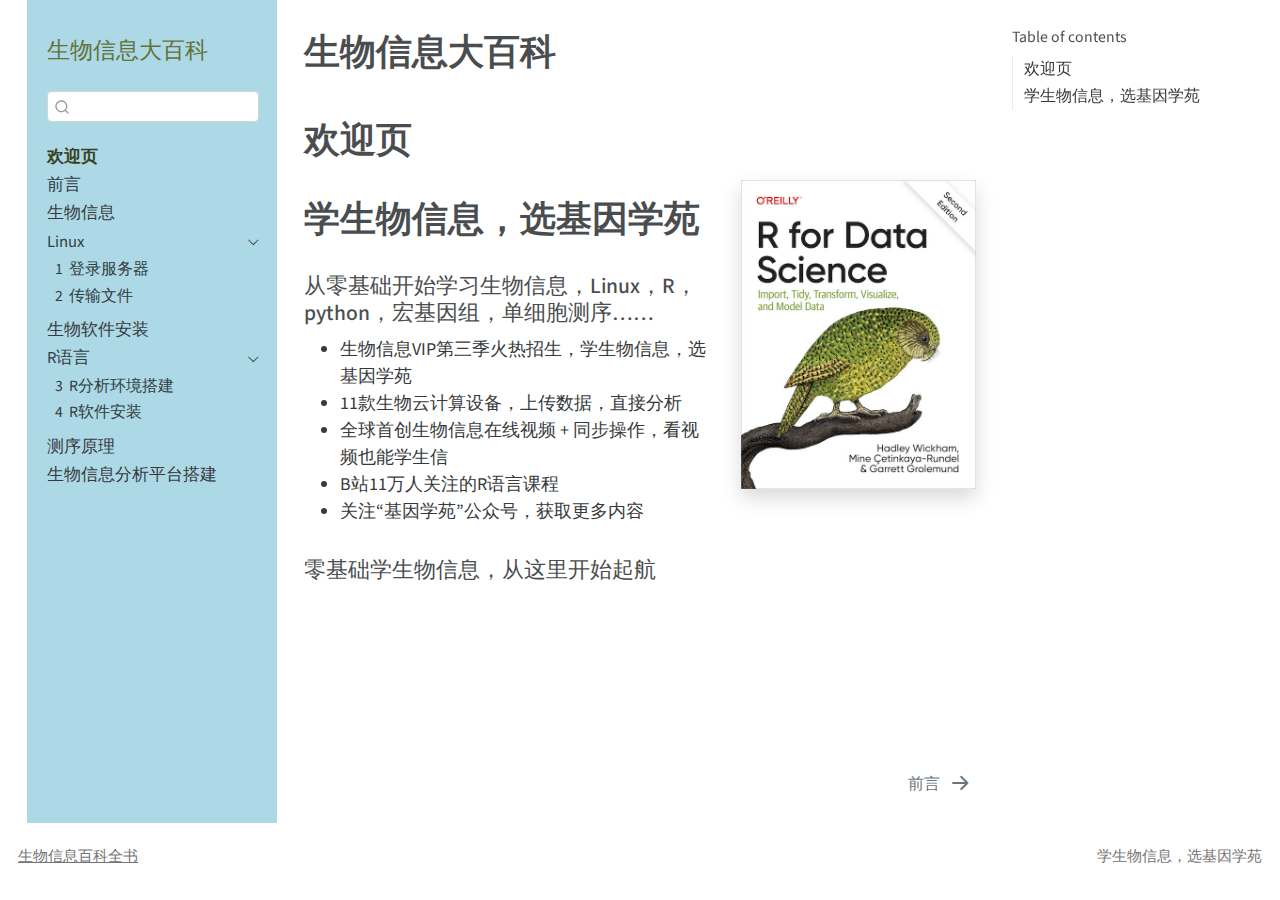
<file: docs/index.html>
<!DOCTYPE html>
<html xmlns="http://www.w3.org/1999/xhtml" lang="en" xml:lang="en"><head>

<meta charset="utf-8">
<meta name="generator" content="quarto-1.3.450">

<meta name="viewport" content="width=device-width, initial-scale=1.0, user-scalable=yes">

<meta name="author" content="王通">

<title>生物信息大百科</title>
<style>
code{white-space: pre-wrap;}
span.smallcaps{font-variant: small-caps;}
div.columns{display: flex; gap: min(4vw, 1.5em);}
div.column{flex: auto; overflow-x: auto;}
div.hanging-indent{margin-left: 1.5em; text-indent: -1.5em;}
ul.task-list{list-style: none;}
ul.task-list li input[type="checkbox"] {
  width: 0.8em;
  margin: 0 0.8em 0.2em -1em; /* quarto-specific, see https://github.com/quarto-dev/quarto-cli/issues/4556 */ 
  vertical-align: middle;
}
</style>


<script src="site_libs/quarto-nav/quarto-nav.js"></script>
<script src="site_libs/quarto-nav/headroom.min.js"></script>
<script src="site_libs/clipboard/clipboard.min.js"></script>
<script src="site_libs/quarto-search/autocomplete.umd.js"></script>
<script src="site_libs/quarto-search/fuse.min.js"></script>
<script src="site_libs/quarto-search/quarto-search.js"></script>
<meta name="quarto:offset" content="./">
<link href="./preface.html" rel="next">
<link href="./favicon.png" rel="icon" type="image/png">
<script src="site_libs/quarto-html/quarto.js"></script>
<script src="site_libs/quarto-html/popper.min.js"></script>
<script src="site_libs/quarto-html/tippy.umd.min.js"></script>
<script src="site_libs/quarto-html/anchor.min.js"></script>
<link href="site_libs/quarto-html/tippy.css" rel="stylesheet">
<link href="site_libs/quarto-html/quarto-syntax-highlighting.css" rel="stylesheet" id="quarto-text-highlighting-styles">
<script src="site_libs/bootstrap/bootstrap.min.js"></script>
<link href="site_libs/bootstrap/bootstrap-icons.css" rel="stylesheet">
<link href="site_libs/bootstrap/bootstrap.min.css" rel="stylesheet" id="quarto-bootstrap" data-mode="light">
<script id="quarto-search-options" type="application/json">{
  "location": "sidebar",
  "copy-button": false,
  "collapse-after": 3,
  "panel-placement": "start",
  "type": "textbox",
  "limit": 20,
  "language": {
    "search-no-results-text": "No results",
    "search-matching-documents-text": "matching documents",
    "search-copy-link-title": "Copy link to search",
    "search-hide-matches-text": "Hide additional matches",
    "search-more-match-text": "more match in this document",
    "search-more-matches-text": "more matches in this document",
    "search-clear-button-title": "Clear",
    "search-detached-cancel-button-title": "Cancel",
    "search-submit-button-title": "Submit",
    "search-label": "Search"
  }
}</script>
<script defer="" data-domain="r4ds.hadley.nz" src="https://plausible.io/js/plausible.js"></script>


</head>

<body class="nav-sidebar floating">

<div id="quarto-search-results"></div>
  <header id="quarto-header" class="headroom fixed-top">
  <nav class="quarto-secondary-nav">
    <div class="container-fluid d-flex">
      <button type="button" class="quarto-btn-toggle btn" data-bs-toggle="collapse" data-bs-target="#quarto-sidebar,#quarto-sidebar-glass" aria-controls="quarto-sidebar" aria-expanded="false" aria-label="Toggle sidebar navigation" onclick="if (window.quartoToggleHeadroom) { window.quartoToggleHeadroom(); }">
        <i class="bi bi-layout-text-sidebar-reverse"></i>
      </button>
      <nav class="quarto-page-breadcrumbs" aria-label="breadcrumb"><ol class="breadcrumb"><li class="breadcrumb-item"><a href="./index.html">欢迎页</a></li></ol></nav>
      <a class="flex-grow-1" role="button" data-bs-toggle="collapse" data-bs-target="#quarto-sidebar,#quarto-sidebar-glass" aria-controls="quarto-sidebar" aria-expanded="false" aria-label="Toggle sidebar navigation" onclick="if (window.quartoToggleHeadroom) { window.quartoToggleHeadroom(); }">      
      </a>
      <button type="button" class="btn quarto-search-button" aria-label="" onclick="window.quartoOpenSearch();">
        <i class="bi bi-search"></i>
      </button>
    </div>
  </nav>
</header>
<!-- content -->
<div id="quarto-content" class="quarto-container page-columns page-rows-contents page-layout-article">
<!-- sidebar -->
  <nav id="quarto-sidebar" class="sidebar collapse collapse-horizontal sidebar-navigation floating overflow-auto">
    <div class="pt-lg-2 mt-2 text-left sidebar-header">
    <div class="sidebar-title mb-0 py-0">
      <a href="./">生物信息大百科</a> 
    </div>
      </div>
        <div class="mt-2 flex-shrink-0 align-items-center">
        <div class="sidebar-search">
        <div id="quarto-search" class="" title="Search"></div>
        </div>
        </div>
    <div class="sidebar-menu-container"> 
    <ul class="list-unstyled mt-1">
        <li class="sidebar-item">
  <div class="sidebar-item-container"> 
  <a href="./index.html" class="sidebar-item-text sidebar-link active">
 <span class="menu-text">欢迎页</span></a>
  </div>
</li>
        <li class="sidebar-item">
  <div class="sidebar-item-container"> 
  <a href="./preface.html" class="sidebar-item-text sidebar-link">
 <span class="menu-text">前言</span></a>
  </div>
</li>
        <li class="sidebar-item sidebar-item-section">
      <span class="sidebar-item-text sidebar-link text-start">
 <span class="menu-text">生物信息</span></span>
  </li>
        <li class="sidebar-item sidebar-item-section">
      <div class="sidebar-item-container"> 
            <a class="sidebar-item-text sidebar-link text-start" data-bs-toggle="collapse" data-bs-target="#quarto-sidebar-section-2" aria-expanded="true">
 <span class="menu-text">Linux</span></a>
          <a class="sidebar-item-toggle text-start" data-bs-toggle="collapse" data-bs-target="#quarto-sidebar-section-2" aria-expanded="true" aria-label="Toggle section">
            <i class="bi bi-chevron-right ms-2"></i>
          </a> 
      </div>
      <ul id="quarto-sidebar-section-2" class="collapse list-unstyled sidebar-section depth1 show">  
          <li class="sidebar-item">
  <div class="sidebar-item-container"> 
  <a href="./login.html" class="sidebar-item-text sidebar-link">
 <span class="menu-text"><span class="chapter-number">1</span>&nbsp; <span class="chapter-title">登录服务器</span></span></a>
  </div>
</li>
          <li class="sidebar-item">
  <div class="sidebar-item-container"> 
  <a href="./transfile.html" class="sidebar-item-text sidebar-link">
 <span class="menu-text"><span class="chapter-number">2</span>&nbsp; <span class="chapter-title">传输文件</span></span></a>
  </div>
</li>
      </ul>
  </li>
        <li class="sidebar-item sidebar-item-section">
      <span class="sidebar-item-text sidebar-link text-start">
 <span class="menu-text">生物软件安装</span></span>
  </li>
        <li class="sidebar-item sidebar-item-section">
      <div class="sidebar-item-container"> 
            <a class="sidebar-item-text sidebar-link text-start" data-bs-toggle="collapse" data-bs-target="#quarto-sidebar-section-4" aria-expanded="true">
 <span class="menu-text">R语言</span></a>
          <a class="sidebar-item-toggle text-start" data-bs-toggle="collapse" data-bs-target="#quarto-sidebar-section-4" aria-expanded="true" aria-label="Toggle section">
            <i class="bi bi-chevron-right ms-2"></i>
          </a> 
      </div>
      <ul id="quarto-sidebar-section-4" class="collapse list-unstyled sidebar-section depth1 show">  
          <li class="sidebar-item">
  <div class="sidebar-item-container"> 
  <a href="./rbase-1.html" class="sidebar-item-text sidebar-link">
 <span class="menu-text"><span class="chapter-number">3</span>&nbsp; <span class="chapter-title">R分析环境搭建</span></span></a>
  </div>
</li>
          <li class="sidebar-item">
  <div class="sidebar-item-container"> 
  <a href="./rbase-2.html" class="sidebar-item-text sidebar-link">
 <span class="menu-text"><span class="chapter-number">4</span>&nbsp; <span class="chapter-title">R软件安装</span></span></a>
  </div>
</li>
      </ul>
  </li>
        <li class="sidebar-item sidebar-item-section">
      <span class="sidebar-item-text sidebar-link text-start">
 <span class="menu-text">测序原理</span></span>
  </li>
        <li class="sidebar-item sidebar-item-section">
      <span class="sidebar-item-text sidebar-link text-start">
 <span class="menu-text">生物信息分析平台搭建</span></span>
  </li>
    </ul>
    </div>
</nav>
<div id="quarto-sidebar-glass" data-bs-toggle="collapse" data-bs-target="#quarto-sidebar,#quarto-sidebar-glass"></div>
<!-- margin-sidebar -->
    <div id="quarto-margin-sidebar" class="sidebar margin-sidebar">
        <nav id="TOC" role="doc-toc" class="toc-active">
    <h2 id="toc-title">Table of contents</h2>
   
  <ul>
  <li><a href="#欢迎页" id="toc-欢迎页" class="nav-link active" data-scroll-target="#欢迎页">欢迎页</a></li>
  <li><a href="#学生物信息选基因学苑" id="toc-学生物信息选基因学苑" class="nav-link" data-scroll-target="#学生物信息选基因学苑">学生物信息，选基因学苑</a>
  <ul class="collapse">
  <li><a href="#从零基础开始学习生物信息linuxrpython宏基因组单细胞测序" id="toc-从零基础开始学习生物信息linuxrpython宏基因组单细胞测序" class="nav-link" data-scroll-target="#从零基础开始学习生物信息linuxrpython宏基因组单细胞测序">从零基础开始学习生物信息，Linux，R，python，宏基因组，单细胞测序……</a></li>
  <li><a href="#零基础学生物信息从这里开始起航" id="toc-零基础学生物信息从这里开始起航" class="nav-link" data-scroll-target="#零基础学生物信息从这里开始起航">零基础学生物信息，从这里开始起航</a></li>
  </ul></li>
  </ul>
</nav>
    </div>
<!-- main -->
<main class="content" id="quarto-document-content">

<header id="title-block-header" class="quarto-title-block default">
<div class="quarto-title">
<h1 class="title">生物信息大百科</h1>
</div>



<div class="quarto-title-meta">

    
  
    
  </div>
  

</header>


<section id="欢迎页" class="level1 unnumbered">
<h1 class="unnumbered">欢迎页</h1><p><img src="cover.jpg" title="生物信息大百科" class="quarto-cover-image img-fluid" alt="Hello, World"></p>
</section>
<section id="学生物信息选基因学苑" class="level1">
<h1>学生物信息，选基因学苑</h1>
<section id="从零基础开始学习生物信息linuxrpython宏基因组单细胞测序" class="level3">
<h3 class="anchored" data-anchor-id="从零基础开始学习生物信息linuxrpython宏基因组单细胞测序">从零基础开始学习生物信息，Linux，R，python，宏基因组，单细胞测序……</h3>
<ul>
<li>生物信息VIP第三季火热招生，学生物信息，选基因学苑</li>
<li>11款生物云计算设备，上传数据，直接分析</li>
<li>全球首创生物信息在线视频 + 同步操作，看视频也能学生信</li>
<li>B站11万人关注的R语言课程</li>
<li>关注“基因学苑”公众号，获取更多内容</li>
</ul>
</section>
<section id="零基础学生物信息从这里开始起航" class="level3">
<h3 class="anchored" data-anchor-id="零基础学生物信息从这里开始起航">零基础学生物信息，从这里开始起航</h3>


</section>
</section>

</main> <!-- /main -->
<script id="quarto-html-after-body" type="application/javascript">
window.document.addEventListener("DOMContentLoaded", function (event) {
  const toggleBodyColorMode = (bsSheetEl) => {
    const mode = bsSheetEl.getAttribute("data-mode");
    const bodyEl = window.document.querySelector("body");
    if (mode === "dark") {
      bodyEl.classList.add("quarto-dark");
      bodyEl.classList.remove("quarto-light");
    } else {
      bodyEl.classList.add("quarto-light");
      bodyEl.classList.remove("quarto-dark");
    }
  }
  const toggleBodyColorPrimary = () => {
    const bsSheetEl = window.document.querySelector("link#quarto-bootstrap");
    if (bsSheetEl) {
      toggleBodyColorMode(bsSheetEl);
    }
  }
  toggleBodyColorPrimary();  
  const icon = "";
  const anchorJS = new window.AnchorJS();
  anchorJS.options = {
    placement: 'right',
    icon: icon
  };
  anchorJS.add('.anchored');
  const isCodeAnnotation = (el) => {
    for (const clz of el.classList) {
      if (clz.startsWith('code-annotation-')) {                     
        return true;
      }
    }
    return false;
  }
  const clipboard = new window.ClipboardJS('.code-copy-button', {
    text: function(trigger) {
      const codeEl = trigger.previousElementSibling.cloneNode(true);
      for (const childEl of codeEl.children) {
        if (isCodeAnnotation(childEl)) {
          childEl.remove();
        }
      }
      return codeEl.innerText;
    }
  });
  clipboard.on('success', function(e) {
    // button target
    const button = e.trigger;
    // don't keep focus
    button.blur();
    // flash "checked"
    button.classList.add('code-copy-button-checked');
    var currentTitle = button.getAttribute("title");
    button.setAttribute("title", "Copied!");
    let tooltip;
    if (window.bootstrap) {
      button.setAttribute("data-bs-toggle", "tooltip");
      button.setAttribute("data-bs-placement", "left");
      button.setAttribute("data-bs-title", "Copied!");
      tooltip = new bootstrap.Tooltip(button, 
        { trigger: "manual", 
          customClass: "code-copy-button-tooltip",
          offset: [0, -8]});
      tooltip.show();    
    }
    setTimeout(function() {
      if (tooltip) {
        tooltip.hide();
        button.removeAttribute("data-bs-title");
        button.removeAttribute("data-bs-toggle");
        button.removeAttribute("data-bs-placement");
      }
      button.setAttribute("title", currentTitle);
      button.classList.remove('code-copy-button-checked');
    }, 1000);
    // clear code selection
    e.clearSelection();
  });
  function tippyHover(el, contentFn) {
    const config = {
      allowHTML: true,
      content: contentFn,
      maxWidth: 500,
      delay: 100,
      arrow: false,
      appendTo: function(el) {
          return el.parentElement;
      },
      interactive: true,
      interactiveBorder: 10,
      theme: 'quarto',
      placement: 'bottom-start'
    };
    window.tippy(el, config); 
  }
  const noterefs = window.document.querySelectorAll('a[role="doc-noteref"]');
  for (var i=0; i<noterefs.length; i++) {
    const ref = noterefs[i];
    tippyHover(ref, function() {
      // use id or data attribute instead here
      let href = ref.getAttribute('data-footnote-href') || ref.getAttribute('href');
      try { href = new URL(href).hash; } catch {}
      const id = href.replace(/^#\/?/, "");
      const note = window.document.getElementById(id);
      return note.innerHTML;
    });
  }
      let selectedAnnoteEl;
      const selectorForAnnotation = ( cell, annotation) => {
        let cellAttr = 'data-code-cell="' + cell + '"';
        let lineAttr = 'data-code-annotation="' +  annotation + '"';
        const selector = 'span[' + cellAttr + '][' + lineAttr + ']';
        return selector;
      }
      const selectCodeLines = (annoteEl) => {
        const doc = window.document;
        const targetCell = annoteEl.getAttribute("data-target-cell");
        const targetAnnotation = annoteEl.getAttribute("data-target-annotation");
        const annoteSpan = window.document.querySelector(selectorForAnnotation(targetCell, targetAnnotation));
        const lines = annoteSpan.getAttribute("data-code-lines").split(",");
        const lineIds = lines.map((line) => {
          return targetCell + "-" + line;
        })
        let top = null;
        let height = null;
        let parent = null;
        if (lineIds.length > 0) {
            //compute the position of the single el (top and bottom and make a div)
            const el = window.document.getElementById(lineIds[0]);
            top = el.offsetTop;
            height = el.offsetHeight;
            parent = el.parentElement.parentElement;
          if (lineIds.length > 1) {
            const lastEl = window.document.getElementById(lineIds[lineIds.length - 1]);
            const bottom = lastEl.offsetTop + lastEl.offsetHeight;
            height = bottom - top;
          }
          if (top !== null && height !== null && parent !== null) {
            // cook up a div (if necessary) and position it 
            let div = window.document.getElementById("code-annotation-line-highlight");
            if (div === null) {
              div = window.document.createElement("div");
              div.setAttribute("id", "code-annotation-line-highlight");
              div.style.position = 'absolute';
              parent.appendChild(div);
            }
            div.style.top = top - 2 + "px";
            div.style.height = height + 4 + "px";
            let gutterDiv = window.document.getElementById("code-annotation-line-highlight-gutter");
            if (gutterDiv === null) {
              gutterDiv = window.document.createElement("div");
              gutterDiv.setAttribute("id", "code-annotation-line-highlight-gutter");
              gutterDiv.style.position = 'absolute';
              const codeCell = window.document.getElementById(targetCell);
              const gutter = codeCell.querySelector('.code-annotation-gutter');
              gutter.appendChild(gutterDiv);
            }
            gutterDiv.style.top = top - 2 + "px";
            gutterDiv.style.height = height + 4 + "px";
          }
          selectedAnnoteEl = annoteEl;
        }
      };
      const unselectCodeLines = () => {
        const elementsIds = ["code-annotation-line-highlight", "code-annotation-line-highlight-gutter"];
        elementsIds.forEach((elId) => {
          const div = window.document.getElementById(elId);
          if (div) {
            div.remove();
          }
        });
        selectedAnnoteEl = undefined;
      };
      // Attach click handler to the DT
      const annoteDls = window.document.querySelectorAll('dt[data-target-cell]');
      for (const annoteDlNode of annoteDls) {
        annoteDlNode.addEventListener('click', (event) => {
          const clickedEl = event.target;
          if (clickedEl !== selectedAnnoteEl) {
            unselectCodeLines();
            const activeEl = window.document.querySelector('dt[data-target-cell].code-annotation-active');
            if (activeEl) {
              activeEl.classList.remove('code-annotation-active');
            }
            selectCodeLines(clickedEl);
            clickedEl.classList.add('code-annotation-active');
          } else {
            // Unselect the line
            unselectCodeLines();
            clickedEl.classList.remove('code-annotation-active');
          }
        });
      }
  const findCites = (el) => {
    const parentEl = el.parentElement;
    if (parentEl) {
      const cites = parentEl.dataset.cites;
      if (cites) {
        return {
          el,
          cites: cites.split(' ')
        };
      } else {
        return findCites(el.parentElement)
      }
    } else {
      return undefined;
    }
  };
  var bibliorefs = window.document.querySelectorAll('a[role="doc-biblioref"]');
  for (var i=0; i<bibliorefs.length; i++) {
    const ref = bibliorefs[i];
    const citeInfo = findCites(ref);
    if (citeInfo) {
      tippyHover(citeInfo.el, function() {
        var popup = window.document.createElement('div');
        citeInfo.cites.forEach(function(cite) {
          var citeDiv = window.document.createElement('div');
          citeDiv.classList.add('hanging-indent');
          citeDiv.classList.add('csl-entry');
          var biblioDiv = window.document.getElementById('ref-' + cite);
          if (biblioDiv) {
            citeDiv.innerHTML = biblioDiv.innerHTML;
          }
          popup.appendChild(citeDiv);
        });
        return popup.innerHTML;
      });
    }
  }
});
</script>
<nav class="page-navigation">
  <div class="nav-page nav-page-previous">
  </div>
  <div class="nav-page nav-page-next">
      <a href="./preface.html" class="pagination-link">
        <span class="nav-page-text">前言</span> <i class="bi bi-arrow-right-short"></i>
      </a>
  </div>
</nav>
</div> <!-- /content -->
<footer class="footer">
  <div class="nav-footer">
    <div class="nav-footer-left"><a href="https://tongyuangene.com">生物信息百科全书</a></div>   
    <div class="nav-footer-center">
      &nbsp;
    </div>
    <div class="nav-footer-right">学生物信息，选基因学苑</div>
  </div>
</footer>



</body></html>
</file>
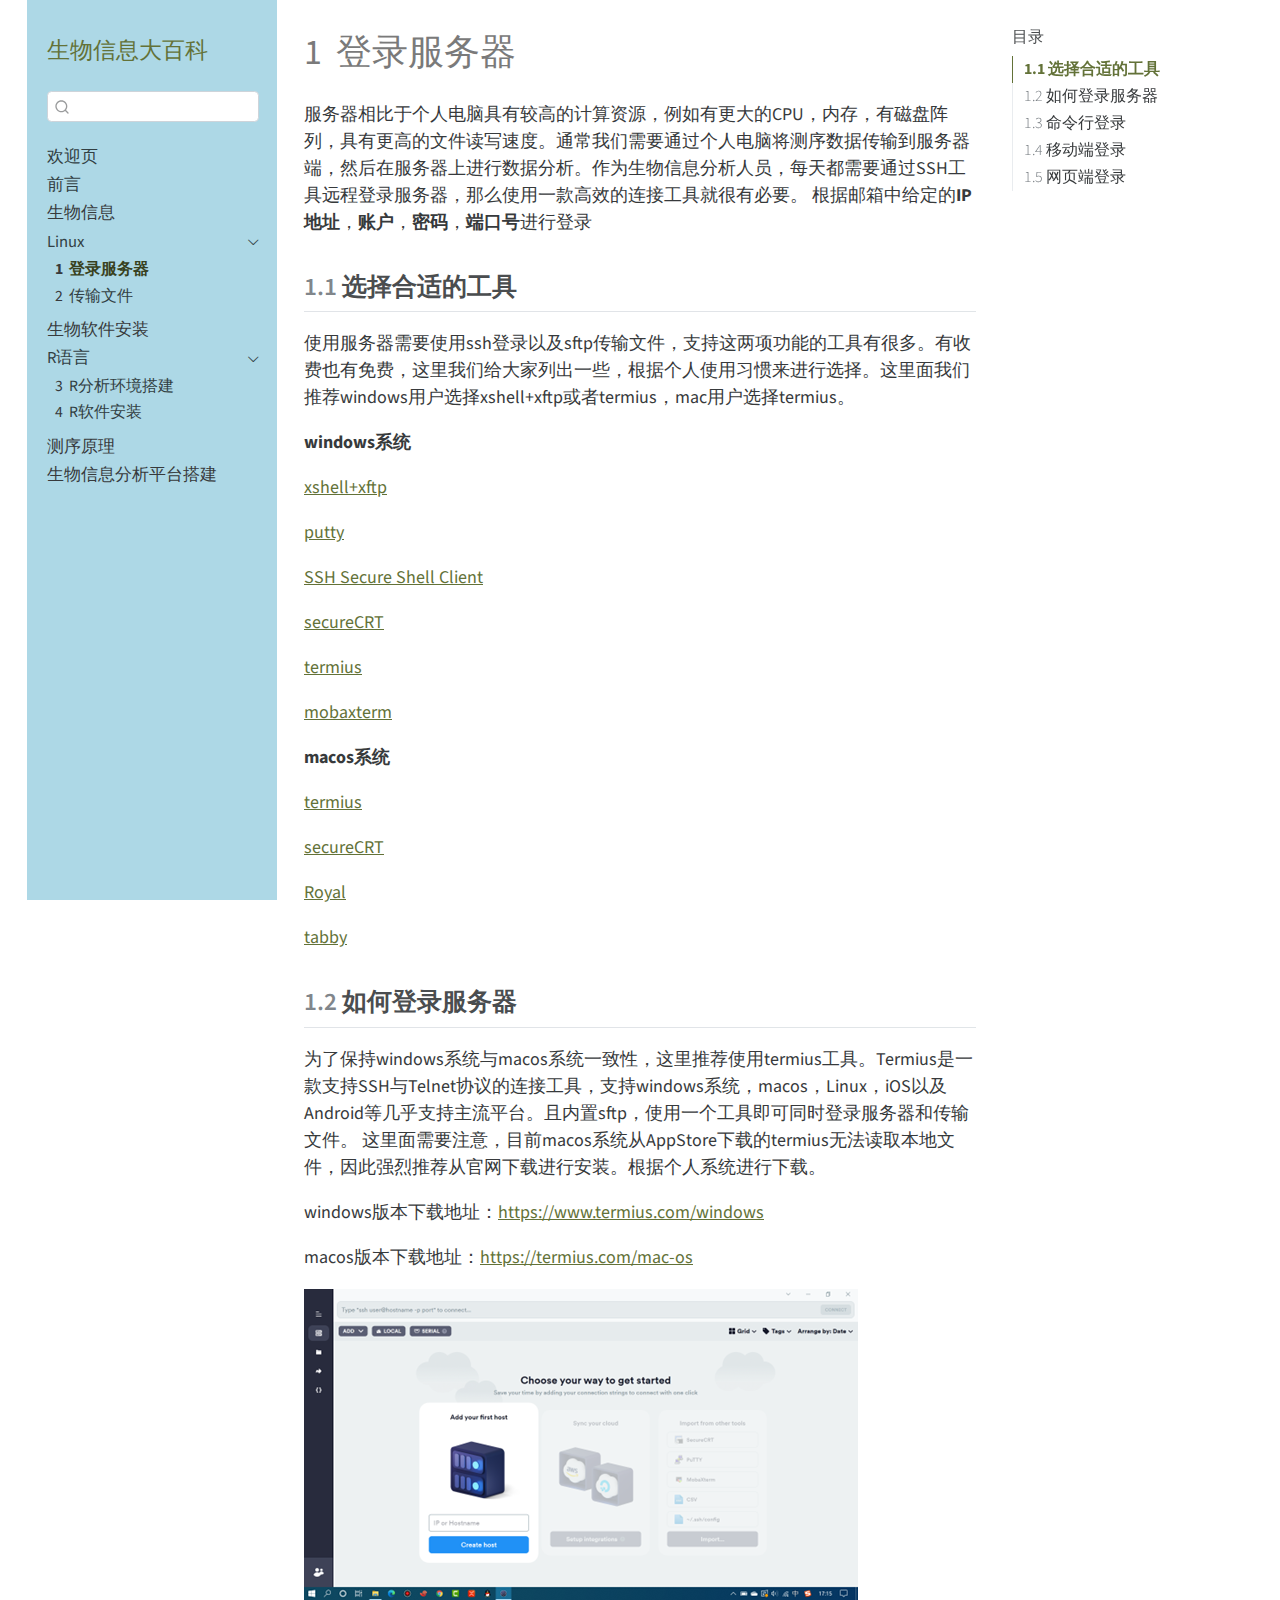
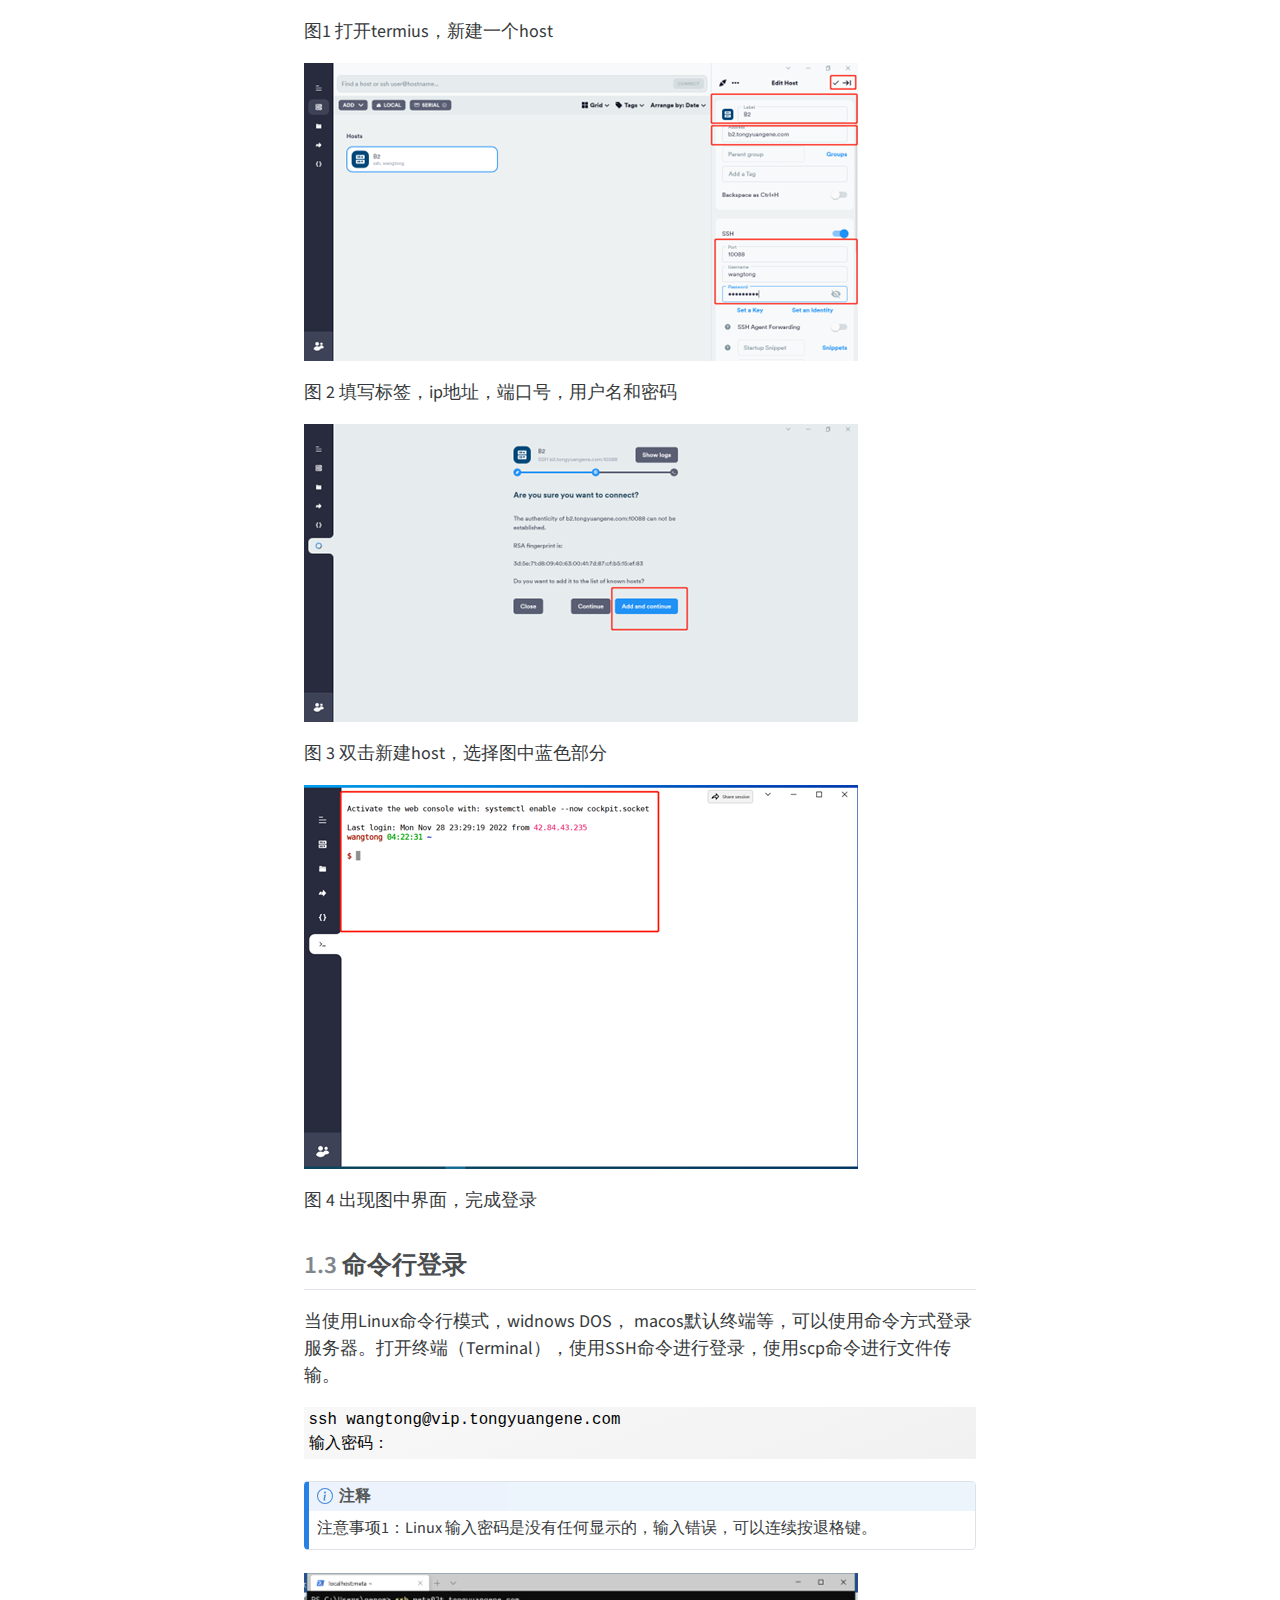
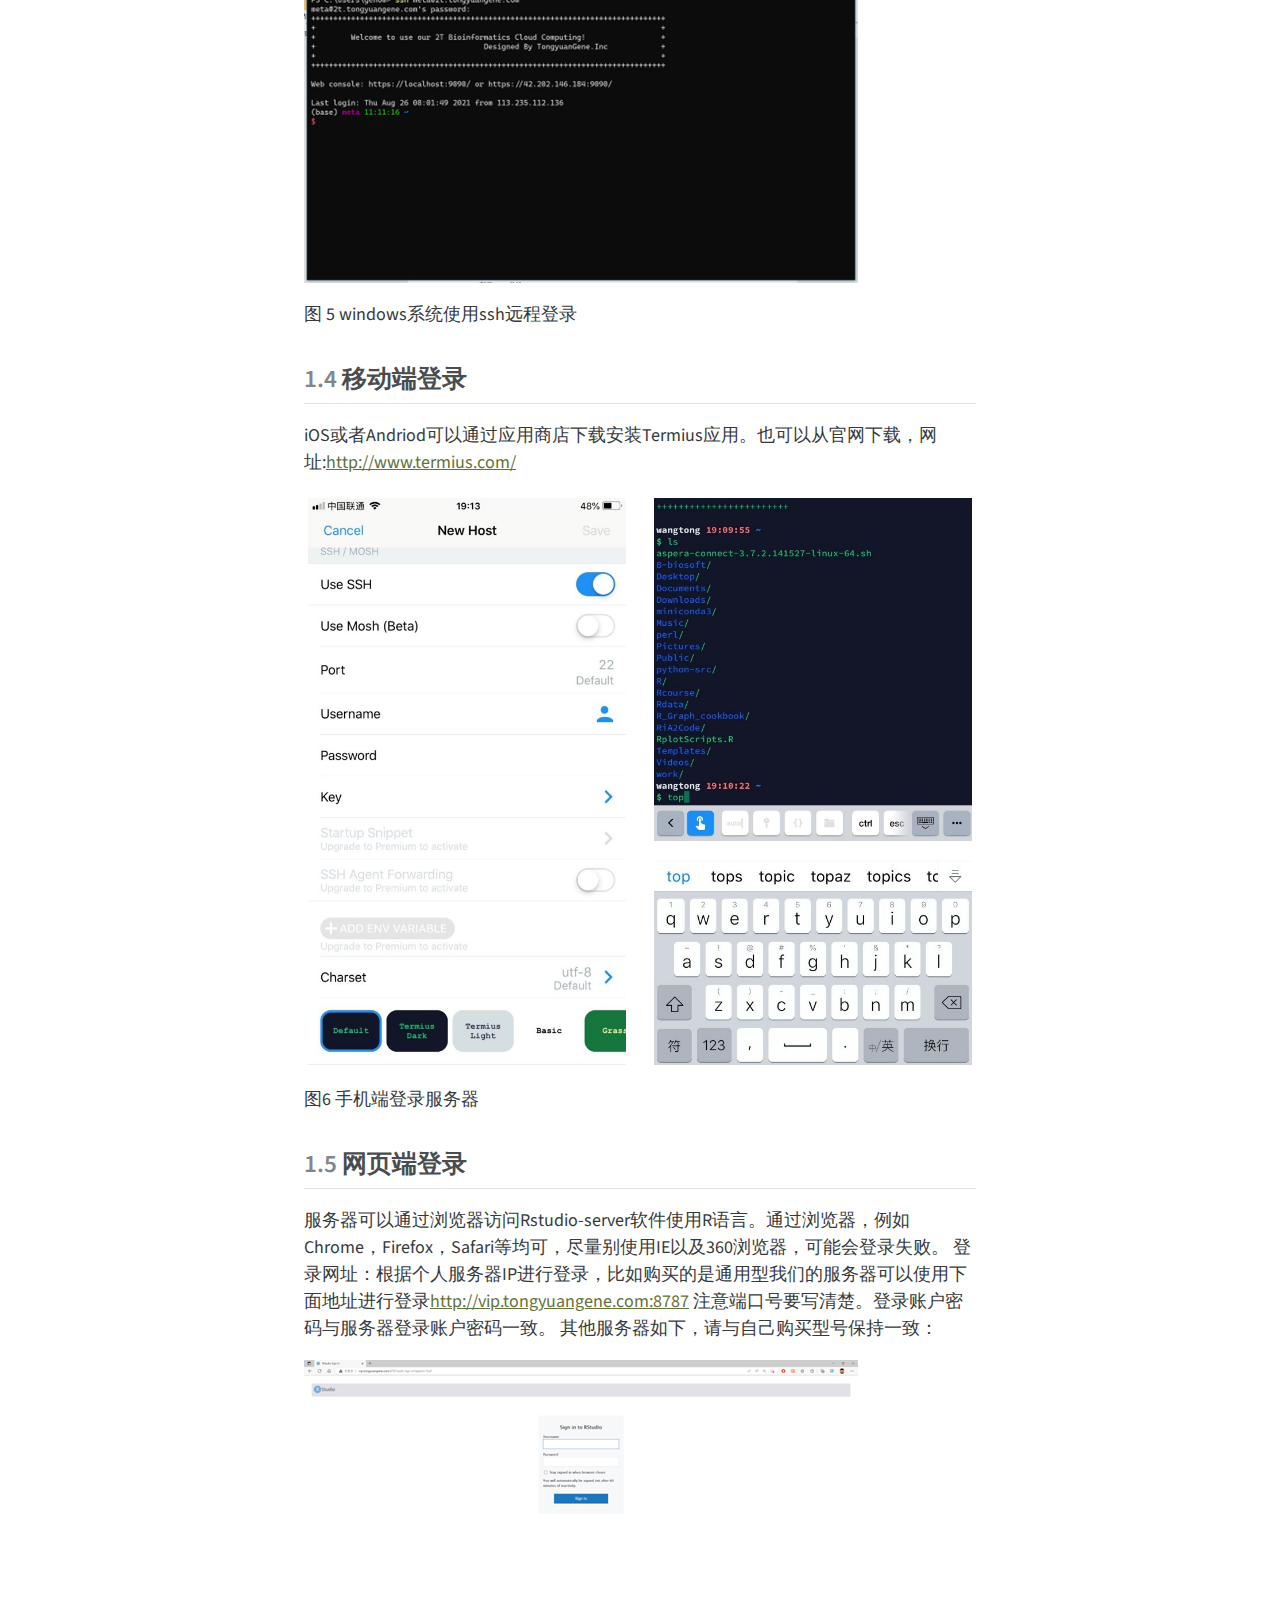
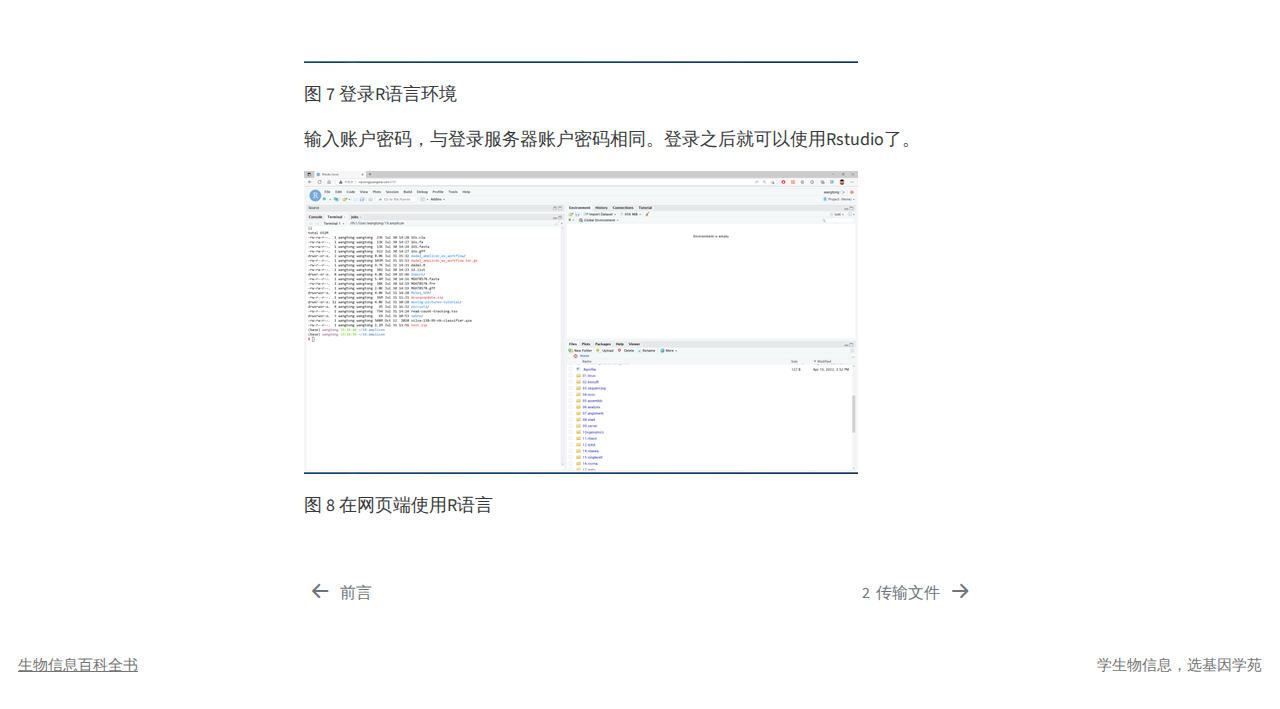
<file: docs/login.html>
<!DOCTYPE html>
<html xmlns="http://www.w3.org/1999/xhtml" lang="zh-Hans" xml:lang="zh-Hans"><head>

<meta charset="utf-8">
<meta name="generator" content="quarto-1.3.450">

<meta name="viewport" content="width=device-width, initial-scale=1.0, user-scalable=yes">

<meta name="author" content="王通">

<title>生物信息大百科 - 1&nbsp; 登录服务器</title>
<style>
code{white-space: pre-wrap;}
span.smallcaps{font-variant: small-caps;}
div.columns{display: flex; gap: min(4vw, 1.5em);}
div.column{flex: auto; overflow-x: auto;}
div.hanging-indent{margin-left: 1.5em; text-indent: -1.5em;}
ul.task-list{list-style: none;}
ul.task-list li input[type="checkbox"] {
  width: 0.8em;
  margin: 0 0.8em 0.2em -1em; /* quarto-specific, see https://github.com/quarto-dev/quarto-cli/issues/4556 */ 
  vertical-align: middle;
}
</style>


<script src="site_libs/quarto-nav/quarto-nav.js"></script>
<script src="site_libs/quarto-nav/headroom.min.js"></script>
<script src="site_libs/clipboard/clipboard.min.js"></script>
<script src="site_libs/quarto-search/autocomplete.umd.js"></script>
<script src="site_libs/quarto-search/fuse.min.js"></script>
<script src="site_libs/quarto-search/quarto-search.js"></script>
<meta name="quarto:offset" content="./">
<link href="./transfile.html" rel="next">
<link href="./preface.html" rel="prev">
<link href="./favicon.png" rel="icon" type="image/png">
<script src="site_libs/quarto-html/quarto.js"></script>
<script src="site_libs/quarto-html/popper.min.js"></script>
<script src="site_libs/quarto-html/tippy.umd.min.js"></script>
<script src="site_libs/quarto-html/anchor.min.js"></script>
<link href="site_libs/quarto-html/tippy.css" rel="stylesheet">
<link href="site_libs/quarto-html/quarto-syntax-highlighting.css" rel="stylesheet" id="quarto-text-highlighting-styles">
<script src="site_libs/bootstrap/bootstrap.min.js"></script>
<link href="site_libs/bootstrap/bootstrap-icons.css" rel="stylesheet">
<link href="site_libs/bootstrap/bootstrap.min.css" rel="stylesheet" id="quarto-bootstrap" data-mode="light">
<script id="quarto-search-options" type="application/json">{
  "location": "sidebar",
  "copy-button": false,
  "collapse-after": 3,
  "panel-placement": "start",
  "type": "textbox",
  "limit": 20,
  "language": {
    "search-no-results-text": "没有结果",
    "search-matching-documents-text": "匹配的文档",
    "search-copy-link-title": "复制搜索链接",
    "search-hide-matches-text": "隐藏其它匹配结果",
    "search-more-match-text": "更多匹配结果",
    "search-more-matches-text": "更多匹配结果",
    "search-clear-button-title": "清除",
    "search-detached-cancel-button-title": "取消",
    "search-submit-button-title": "提交",
    "search-label": "搜索"
  }
}</script>
<script defer="" data-domain="r4ds.hadley.nz" src="https://plausible.io/js/plausible.js"></script>


</head>

<body class="nav-sidebar floating">

<div id="quarto-search-results"></div>
  <header id="quarto-header" class="headroom fixed-top">
  <nav class="quarto-secondary-nav">
    <div class="container-fluid d-flex">
      <button type="button" class="quarto-btn-toggle btn" data-bs-toggle="collapse" data-bs-target="#quarto-sidebar,#quarto-sidebar-glass" aria-controls="quarto-sidebar" aria-expanded="false" aria-label="切换侧边栏导航" onclick="if (window.quartoToggleHeadroom) { window.quartoToggleHeadroom(); }">
        <i class="bi bi-layout-text-sidebar-reverse"></i>
      </button>
      <nav class="quarto-page-breadcrumbs" aria-label="breadcrumb"><ol class="breadcrumb"><li class="breadcrumb-item"><a href="./login.html">Linux</a></li><li class="breadcrumb-item"><a href="./login.html"><span class="chapter-number">1</span>&nbsp; <span class="chapter-title">登录服务器</span></a></li></ol></nav>
      <a class="flex-grow-1" role="button" data-bs-toggle="collapse" data-bs-target="#quarto-sidebar,#quarto-sidebar-glass" aria-controls="quarto-sidebar" aria-expanded="false" aria-label="切换侧边栏导航" onclick="if (window.quartoToggleHeadroom) { window.quartoToggleHeadroom(); }">      
      </a>
      <button type="button" class="btn quarto-search-button" aria-label="" onclick="window.quartoOpenSearch();">
        <i class="bi bi-search"></i>
      </button>
    </div>
  </nav>
</header>
<!-- content -->
<div id="quarto-content" class="quarto-container page-columns page-rows-contents page-layout-article">
<!-- sidebar -->
  <nav id="quarto-sidebar" class="sidebar collapse collapse-horizontal sidebar-navigation floating overflow-auto">
    <div class="pt-lg-2 mt-2 text-left sidebar-header">
    <div class="sidebar-title mb-0 py-0">
      <a href="./">生物信息大百科</a> 
    </div>
      </div>
        <div class="mt-2 flex-shrink-0 align-items-center">
        <div class="sidebar-search">
        <div id="quarto-search" class="" title="搜索"></div>
        </div>
        </div>
    <div class="sidebar-menu-container"> 
    <ul class="list-unstyled mt-1">
        <li class="sidebar-item">
  <div class="sidebar-item-container"> 
  <a href="./index.html" class="sidebar-item-text sidebar-link">
 <span class="menu-text">欢迎页</span></a>
  </div>
</li>
        <li class="sidebar-item">
  <div class="sidebar-item-container"> 
  <a href="./preface.html" class="sidebar-item-text sidebar-link">
 <span class="menu-text">前言</span></a>
  </div>
</li>
        <li class="sidebar-item sidebar-item-section">
      <span class="sidebar-item-text sidebar-link text-start">
 <span class="menu-text">生物信息</span></span>
  </li>
        <li class="sidebar-item sidebar-item-section">
      <div class="sidebar-item-container"> 
            <a class="sidebar-item-text sidebar-link text-start" data-bs-toggle="collapse" data-bs-target="#quarto-sidebar-section-2" aria-expanded="true">
 <span class="menu-text">Linux</span></a>
          <a class="sidebar-item-toggle text-start" data-bs-toggle="collapse" data-bs-target="#quarto-sidebar-section-2" aria-expanded="true" aria-label="切換部分">
            <i class="bi bi-chevron-right ms-2"></i>
          </a> 
      </div>
      <ul id="quarto-sidebar-section-2" class="collapse list-unstyled sidebar-section depth1 show">  
          <li class="sidebar-item">
  <div class="sidebar-item-container"> 
  <a href="./login.html" class="sidebar-item-text sidebar-link active">
 <span class="menu-text"><span class="chapter-number">1</span>&nbsp; <span class="chapter-title">登录服务器</span></span></a>
  </div>
</li>
          <li class="sidebar-item">
  <div class="sidebar-item-container"> 
  <a href="./transfile.html" class="sidebar-item-text sidebar-link">
 <span class="menu-text"><span class="chapter-number">2</span>&nbsp; <span class="chapter-title">传输文件</span></span></a>
  </div>
</li>
      </ul>
  </li>
        <li class="sidebar-item sidebar-item-section">
      <span class="sidebar-item-text sidebar-link text-start">
 <span class="menu-text">生物软件安装</span></span>
  </li>
        <li class="sidebar-item sidebar-item-section">
      <div class="sidebar-item-container"> 
            <a class="sidebar-item-text sidebar-link text-start" data-bs-toggle="collapse" data-bs-target="#quarto-sidebar-section-4" aria-expanded="true">
 <span class="menu-text">R语言</span></a>
          <a class="sidebar-item-toggle text-start" data-bs-toggle="collapse" data-bs-target="#quarto-sidebar-section-4" aria-expanded="true" aria-label="切換部分">
            <i class="bi bi-chevron-right ms-2"></i>
          </a> 
      </div>
      <ul id="quarto-sidebar-section-4" class="collapse list-unstyled sidebar-section depth1 show">  
          <li class="sidebar-item">
  <div class="sidebar-item-container"> 
  <a href="./rbase-1.html" class="sidebar-item-text sidebar-link">
 <span class="menu-text"><span class="chapter-number">3</span>&nbsp; <span class="chapter-title">R分析环境搭建</span></span></a>
  </div>
</li>
          <li class="sidebar-item">
  <div class="sidebar-item-container"> 
  <a href="./rbase-2.html" class="sidebar-item-text sidebar-link">
 <span class="menu-text"><span class="chapter-number">4</span>&nbsp; <span class="chapter-title">R软件安装</span></span></a>
  </div>
</li>
      </ul>
  </li>
        <li class="sidebar-item sidebar-item-section">
      <span class="sidebar-item-text sidebar-link text-start">
 <span class="menu-text">测序原理</span></span>
  </li>
        <li class="sidebar-item sidebar-item-section">
      <span class="sidebar-item-text sidebar-link text-start">
 <span class="menu-text">生物信息分析平台搭建</span></span>
  </li>
    </ul>
    </div>
</nav>
<div id="quarto-sidebar-glass" data-bs-toggle="collapse" data-bs-target="#quarto-sidebar,#quarto-sidebar-glass"></div>
<!-- margin-sidebar -->
    <div id="quarto-margin-sidebar" class="sidebar margin-sidebar">
        <nav id="TOC" role="doc-toc" class="toc-active">
    <h2 id="toc-title">目录</h2>
   
  <ul>
  <li><a href="#选择合适的工具" id="toc-选择合适的工具" class="nav-link active" data-scroll-target="#选择合适的工具"><span class="header-section-number">1.1</span> 选择合适的工具</a></li>
  <li><a href="#如何登录服务器" id="toc-如何登录服务器" class="nav-link" data-scroll-target="#如何登录服务器"><span class="header-section-number">1.2</span> 如何登录服务器</a></li>
  <li><a href="#命令行登录" id="toc-命令行登录" class="nav-link" data-scroll-target="#命令行登录"><span class="header-section-number">1.3</span> 命令行登录</a></li>
  <li><a href="#移动端登录" id="toc-移动端登录" class="nav-link" data-scroll-target="#移动端登录"><span class="header-section-number">1.4</span> 移动端登录</a></li>
  <li><a href="#网页端登录" id="toc-网页端登录" class="nav-link" data-scroll-target="#网页端登录"><span class="header-section-number">1.5</span> 网页端登录</a></li>
  </ul>
</nav>
    </div>
<!-- main -->
<main class="content" id="quarto-document-content">

<header id="title-block-header" class="quarto-title-block default">
<div class="quarto-title">
<h1 class="title"><span id="sec-login" class="quarto-section-identifier"><span class="chapter-number">1</span>&nbsp; <span class="chapter-title">登录服务器</span></span></h1>
</div>



<div class="quarto-title-meta">

    
  
    
  </div>
  

</header>

<p>服务器相比于个人电脑具有较高的计算资源，例如有更大的CPU，内存，有磁盘阵列，具有更高的文件读写速度。通常我们需要通过个人电脑将测序数据传输到服务器端，然后在服务器上进行数据分析。作为生物信息分析人员，每天都需要通过SSH工具远程登录服务器，那么使用一款高效的连接工具就很有必要。 根据邮箱中给定的<strong>IP地址</strong>，<strong>账户</strong>，<strong>密码</strong>，<strong>端口号</strong>进行登录</p>
<section id="选择合适的工具" class="level2" data-number="1.1">
<h2 data-number="1.1" class="anchored" data-anchor-id="选择合适的工具"><span class="header-section-number">1.1</span> 选择合适的工具</h2>
<p>使用服务器需要使用ssh登录以及sftp传输文件，支持这两项功能的工具有很多。有收费也有免费，这里我们给大家列出一些，根据个人使用习惯来进行选择。这里面我们推荐windows用户选择xshell+xftp或者termius，mac用户选择termius。</p>
<p><strong>windows系统</strong></p>
<p><a href="https://www.xshell.com/zh/free-for-home-school/">xshell+xftp</a></p>
<p><a href="https://www.chiark.greenend.org.uk/~sgtatham/putty/">putty</a></p>
<p><a href="https://www.ssh.com/ssh/">SSH Secure Shell Client</a></p>
<p><a href="https://www.vandyke.com/products/securecrt/">secureCRT</a></p>
<p><a href="https://www.termius.com">termius</a></p>
<p><a href="https://mobaxterm.mobatek.net/download.html">mobaxterm</a></p>
<p><strong>macos系统</strong></p>
<p><a href="https://www.termius.com">termius</a></p>
<p><a href="https://www.vandyke.com/products/securecrt/">secureCRT</a></p>
<p><a href="https://www.royalapps.com/ts/mac/features">Royal</a></p>
<p><a href="https://tabby.sh/">tabby</a></p>
</section>
<section id="如何登录服务器" class="level2" data-number="1.2">
<h2 data-number="1.2" class="anchored" data-anchor-id="如何登录服务器"><span class="header-section-number">1.2</span> 如何登录服务器</h2>
<p>为了保持windows系统与macos系统一致性，这里推荐使用termius工具。Termius是一款支持SSH与Telnet协议的连接工具，支持windows系统，macos，Linux，iOS以及Android等几乎支持主流平台。且内置sftp，使用一个工具即可同时登录服务器和传输文件。 这里面需要注意，目前macos系统从AppStore下载的termius无法读取本地文件，因此强烈推荐从官网下载进行安装。根据个人系统进行下载。</p>
<p>windows版本下载地址：<a href="https://www.termius.com/windows" class="uri">https://www.termius.com/windows</a></p>
<p>macos版本下载地址：<a href="https://termius.com/mac-os" class="uri">https://termius.com/mac-os</a></p>
<p><img src="diagrams/linux/login1.png" class="img-fluid"></p>
<p>图1 打开termius，新建一个host</p>
<p><img src="diagrams/linux/login2.png" class="img-fluid"></p>
<p>图 2 填写标签，ip地址，端口号，用户名和密码</p>
<p><img src="diagrams/linux/login3.png" class="img-fluid"></p>
<p>图 3 双击新建host，选择图中蓝色部分</p>
<p><img src="diagrams/linux/login4.png" class="img-fluid"></p>
<p>图 4 出现图中界面，完成登录</p>
</section>
<section id="命令行登录" class="level2" data-number="1.3">
<h2 data-number="1.3" class="anchored" data-anchor-id="命令行登录"><span class="header-section-number">1.3</span> 命令行登录</h2>
<p>当使用Linux命令行模式，widnows DOS， macos默认终端等，可以使用命令方式登录服务器。打开终端（Terminal），使用SSH命令进行登录，使用scp命令进行文件传输。</p>
<pre><code>ssh wangtong@vip.tongyuangene.com  
输入密码：</code></pre>
<div class="callout callout-style-default callout-note callout-titled">
<div class="callout-header d-flex align-content-center">
<div class="callout-icon-container">
<i class="callout-icon"></i>
</div>
<div class="callout-title-container flex-fill">
注释
</div>
</div>
<div class="callout-body-container callout-body">
<p>注意事项1：Linux 输入密码是没有任何显示的，输入错误，可以连续按退格键。</p>
</div>
</div>
<p><img src="diagrams/linux/login5.png" class="img-fluid"></p>
<p>图 5 windows系统使用ssh远程登录</p>
</section>
<section id="移动端登录" class="level2" data-number="1.4">
<h2 data-number="1.4" class="anchored" data-anchor-id="移动端登录"><span class="header-section-number">1.4</span> 移动端登录</h2>
<p>iOS或者Andriod可以通过应用商店下载安装Termius应用。也可以从官网下载，网址:<a href="http://www.termius.com/" class="uri">http://www.termius.com/</a></p>
<div class="quarto-layout-panel">
<div class="quarto-layout-row quarto-layout-valign-top">
<div class="quarto-layout-cell" style="flex-basis: 50.0%;justify-content: center;">
<p><img src="diagrams/linux/login7.jpg" class="img-fluid"></p>
</div>
<div class="quarto-layout-cell" style="flex-basis: 50.0%;justify-content: center;">
<p><img src="diagrams/linux/login8.jpg" class="img-fluid"></p>
</div>
</div>
</div>
<p>图6 手机端登录服务器</p>
</section>
<section id="网页端登录" class="level2" data-number="1.5">
<h2 data-number="1.5" class="anchored" data-anchor-id="网页端登录"><span class="header-section-number">1.5</span> 网页端登录</h2>
<p>服务器可以通过浏览器访问Rstudio-server软件使用R语言。通过浏览器，例如Chrome，Firefox，Safari等均可，尽量别使用IE以及360浏览器，可能会登录失败。 登录网址：根据个人服务器IP进行登录，比如购买的是通用型我们的服务器可以使用下面地址进行登录<a href="http://vip.tongyuangene.com:8787" class="uri">http://vip.tongyuangene.com:8787</a> 注意端口号要写清楚。登录账户密码与服务器登录账户密码一致。 其他服务器如下，请与自己购买型号保持一致：</p>
<p><img src="diagrams/linux/login9.png" class="img-fluid"></p>
<p>图 7 登录R语言环境</p>
<p>输入账户密码，与登录服务器账户密码相同。登录之后就可以使用Rstudio了。</p>
<p><img src="diagrams/linux/login10.png" class="img-fluid"></p>
<p>图 8 在网页端使用R语言</p>


</section>

</main> <!-- /main -->
<script id="quarto-html-after-body" type="application/javascript">
window.document.addEventListener("DOMContentLoaded", function (event) {
  const toggleBodyColorMode = (bsSheetEl) => {
    const mode = bsSheetEl.getAttribute("data-mode");
    const bodyEl = window.document.querySelector("body");
    if (mode === "dark") {
      bodyEl.classList.add("quarto-dark");
      bodyEl.classList.remove("quarto-light");
    } else {
      bodyEl.classList.add("quarto-light");
      bodyEl.classList.remove("quarto-dark");
    }
  }
  const toggleBodyColorPrimary = () => {
    const bsSheetEl = window.document.querySelector("link#quarto-bootstrap");
    if (bsSheetEl) {
      toggleBodyColorMode(bsSheetEl);
    }
  }
  toggleBodyColorPrimary();  
  const icon = "";
  const anchorJS = new window.AnchorJS();
  anchorJS.options = {
    placement: 'right',
    icon: icon
  };
  anchorJS.add('.anchored');
  const isCodeAnnotation = (el) => {
    for (const clz of el.classList) {
      if (clz.startsWith('code-annotation-')) {                     
        return true;
      }
    }
    return false;
  }
  const clipboard = new window.ClipboardJS('.code-copy-button', {
    text: function(trigger) {
      const codeEl = trigger.previousElementSibling.cloneNode(true);
      for (const childEl of codeEl.children) {
        if (isCodeAnnotation(childEl)) {
          childEl.remove();
        }
      }
      return codeEl.innerText;
    }
  });
  clipboard.on('success', function(e) {
    // button target
    const button = e.trigger;
    // don't keep focus
    button.blur();
    // flash "checked"
    button.classList.add('code-copy-button-checked');
    var currentTitle = button.getAttribute("title");
    button.setAttribute("title", "已复制");
    let tooltip;
    if (window.bootstrap) {
      button.setAttribute("data-bs-toggle", "tooltip");
      button.setAttribute("data-bs-placement", "left");
      button.setAttribute("data-bs-title", "已复制");
      tooltip = new bootstrap.Tooltip(button, 
        { trigger: "manual", 
          customClass: "code-copy-button-tooltip",
          offset: [0, -8]});
      tooltip.show();    
    }
    setTimeout(function() {
      if (tooltip) {
        tooltip.hide();
        button.removeAttribute("data-bs-title");
        button.removeAttribute("data-bs-toggle");
        button.removeAttribute("data-bs-placement");
      }
      button.setAttribute("title", currentTitle);
      button.classList.remove('code-copy-button-checked');
    }, 1000);
    // clear code selection
    e.clearSelection();
  });
  function tippyHover(el, contentFn) {
    const config = {
      allowHTML: true,
      content: contentFn,
      maxWidth: 500,
      delay: 100,
      arrow: false,
      appendTo: function(el) {
          return el.parentElement;
      },
      interactive: true,
      interactiveBorder: 10,
      theme: 'quarto',
      placement: 'bottom-start'
    };
    window.tippy(el, config); 
  }
  const noterefs = window.document.querySelectorAll('a[role="doc-noteref"]');
  for (var i=0; i<noterefs.length; i++) {
    const ref = noterefs[i];
    tippyHover(ref, function() {
      // use id or data attribute instead here
      let href = ref.getAttribute('data-footnote-href') || ref.getAttribute('href');
      try { href = new URL(href).hash; } catch {}
      const id = href.replace(/^#\/?/, "");
      const note = window.document.getElementById(id);
      return note.innerHTML;
    });
  }
      let selectedAnnoteEl;
      const selectorForAnnotation = ( cell, annotation) => {
        let cellAttr = 'data-code-cell="' + cell + '"';
        let lineAttr = 'data-code-annotation="' +  annotation + '"';
        const selector = 'span[' + cellAttr + '][' + lineAttr + ']';
        return selector;
      }
      const selectCodeLines = (annoteEl) => {
        const doc = window.document;
        const targetCell = annoteEl.getAttribute("data-target-cell");
        const targetAnnotation = annoteEl.getAttribute("data-target-annotation");
        const annoteSpan = window.document.querySelector(selectorForAnnotation(targetCell, targetAnnotation));
        const lines = annoteSpan.getAttribute("data-code-lines").split(",");
        const lineIds = lines.map((line) => {
          return targetCell + "-" + line;
        })
        let top = null;
        let height = null;
        let parent = null;
        if (lineIds.length > 0) {
            //compute the position of the single el (top and bottom and make a div)
            const el = window.document.getElementById(lineIds[0]);
            top = el.offsetTop;
            height = el.offsetHeight;
            parent = el.parentElement.parentElement;
          if (lineIds.length > 1) {
            const lastEl = window.document.getElementById(lineIds[lineIds.length - 1]);
            const bottom = lastEl.offsetTop + lastEl.offsetHeight;
            height = bottom - top;
          }
          if (top !== null && height !== null && parent !== null) {
            // cook up a div (if necessary) and position it 
            let div = window.document.getElementById("code-annotation-line-highlight");
            if (div === null) {
              div = window.document.createElement("div");
              div.setAttribute("id", "code-annotation-line-highlight");
              div.style.position = 'absolute';
              parent.appendChild(div);
            }
            div.style.top = top - 2 + "px";
            div.style.height = height + 4 + "px";
            let gutterDiv = window.document.getElementById("code-annotation-line-highlight-gutter");
            if (gutterDiv === null) {
              gutterDiv = window.document.createElement("div");
              gutterDiv.setAttribute("id", "code-annotation-line-highlight-gutter");
              gutterDiv.style.position = 'absolute';
              const codeCell = window.document.getElementById(targetCell);
              const gutter = codeCell.querySelector('.code-annotation-gutter');
              gutter.appendChild(gutterDiv);
            }
            gutterDiv.style.top = top - 2 + "px";
            gutterDiv.style.height = height + 4 + "px";
          }
          selectedAnnoteEl = annoteEl;
        }
      };
      const unselectCodeLines = () => {
        const elementsIds = ["code-annotation-line-highlight", "code-annotation-line-highlight-gutter"];
        elementsIds.forEach((elId) => {
          const div = window.document.getElementById(elId);
          if (div) {
            div.remove();
          }
        });
        selectedAnnoteEl = undefined;
      };
      // Attach click handler to the DT
      const annoteDls = window.document.querySelectorAll('dt[data-target-cell]');
      for (const annoteDlNode of annoteDls) {
        annoteDlNode.addEventListener('click', (event) => {
          const clickedEl = event.target;
          if (clickedEl !== selectedAnnoteEl) {
            unselectCodeLines();
            const activeEl = window.document.querySelector('dt[data-target-cell].code-annotation-active');
            if (activeEl) {
              activeEl.classList.remove('code-annotation-active');
            }
            selectCodeLines(clickedEl);
            clickedEl.classList.add('code-annotation-active');
          } else {
            // Unselect the line
            unselectCodeLines();
            clickedEl.classList.remove('code-annotation-active');
          }
        });
      }
  const findCites = (el) => {
    const parentEl = el.parentElement;
    if (parentEl) {
      const cites = parentEl.dataset.cites;
      if (cites) {
        return {
          el,
          cites: cites.split(' ')
        };
      } else {
        return findCites(el.parentElement)
      }
    } else {
      return undefined;
    }
  };
  var bibliorefs = window.document.querySelectorAll('a[role="doc-biblioref"]');
  for (var i=0; i<bibliorefs.length; i++) {
    const ref = bibliorefs[i];
    const citeInfo = findCites(ref);
    if (citeInfo) {
      tippyHover(citeInfo.el, function() {
        var popup = window.document.createElement('div');
        citeInfo.cites.forEach(function(cite) {
          var citeDiv = window.document.createElement('div');
          citeDiv.classList.add('hanging-indent');
          citeDiv.classList.add('csl-entry');
          var biblioDiv = window.document.getElementById('ref-' + cite);
          if (biblioDiv) {
            citeDiv.innerHTML = biblioDiv.innerHTML;
          }
          popup.appendChild(citeDiv);
        });
        return popup.innerHTML;
      });
    }
  }
});
</script>
<nav class="page-navigation">
  <div class="nav-page nav-page-previous">
      <a href="./preface.html" class="pagination-link">
        <i class="bi bi-arrow-left-short"></i> <span class="nav-page-text">前言</span>
      </a>          
  </div>
  <div class="nav-page nav-page-next">
      <a href="./transfile.html" class="pagination-link">
        <span class="nav-page-text"><span class="chapter-number">2</span>&nbsp; <span class="chapter-title">传输文件</span></span> <i class="bi bi-arrow-right-short"></i>
      </a>
  </div>
</nav>
</div> <!-- /content -->
<footer class="footer">
  <div class="nav-footer">
    <div class="nav-footer-left"><a href="https://tongyuangene.com">生物信息百科全书</a></div>   
    <div class="nav-footer-center">
      &nbsp;
    </div>
    <div class="nav-footer-right">学生物信息，选基因学苑</div>
  </div>
</footer>



</body></html>
</file>
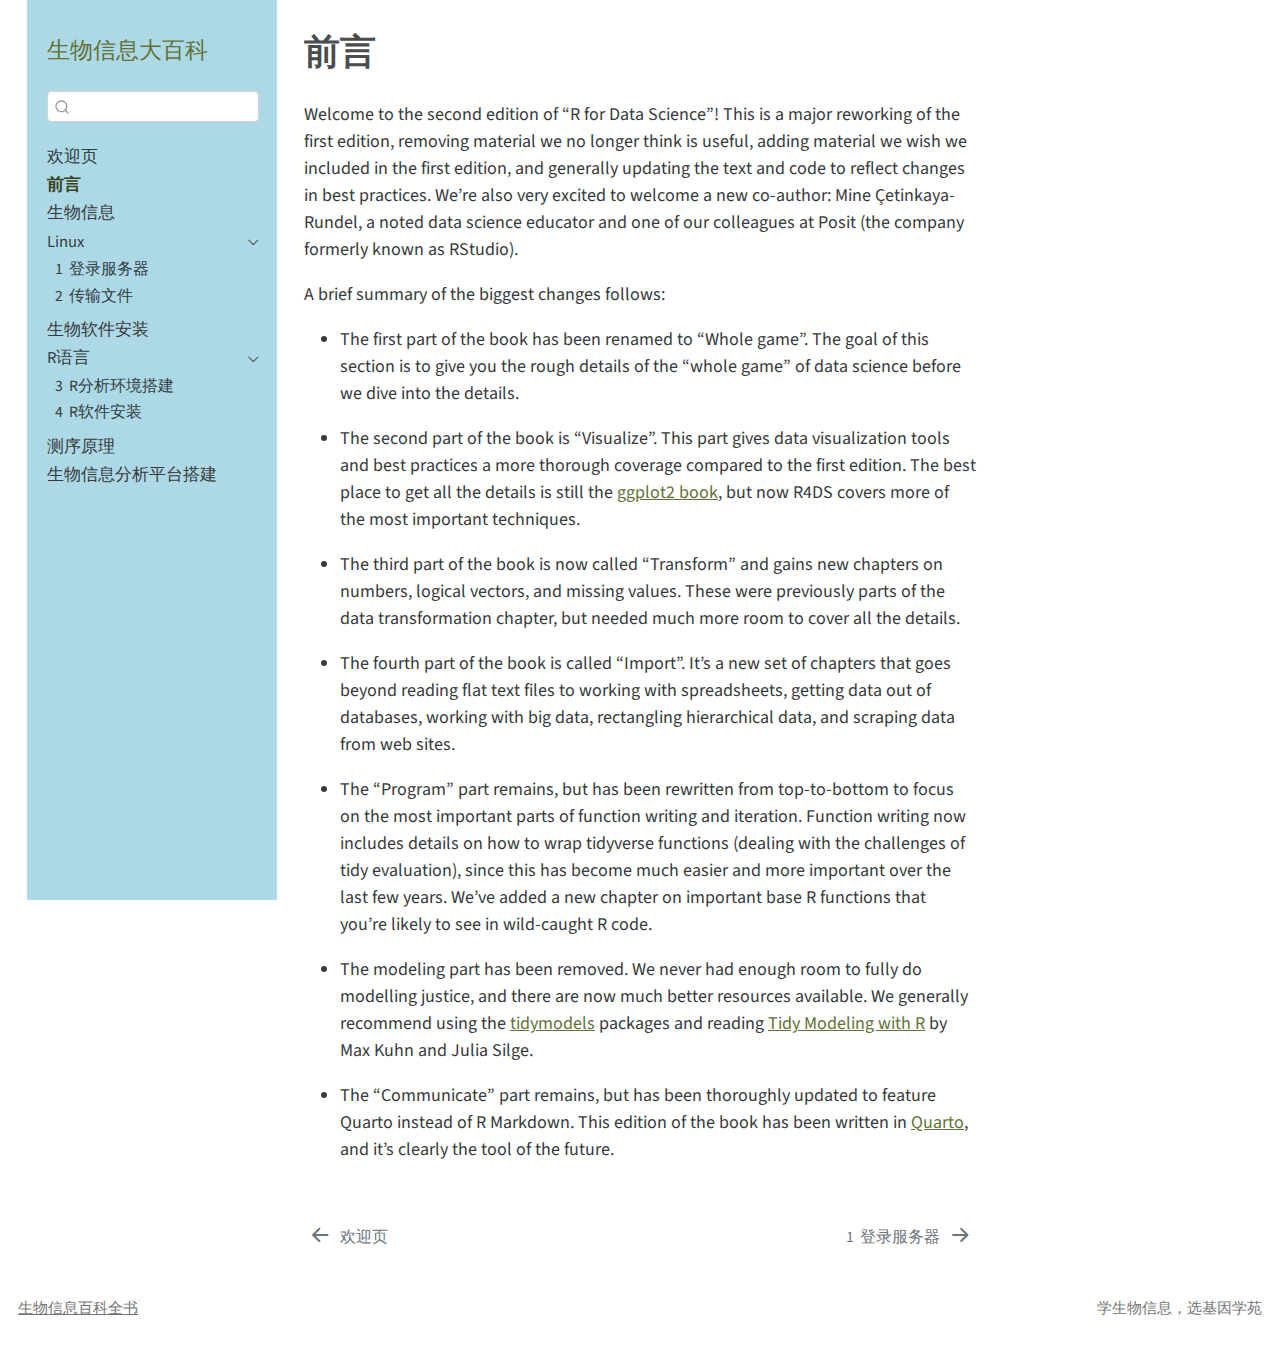
<file: docs/preface.html>
<!DOCTYPE html>
<html xmlns="http://www.w3.org/1999/xhtml" lang="en" xml:lang="en"><head>

<meta charset="utf-8">
<meta name="generator" content="quarto-1.3.450">

<meta name="viewport" content="width=device-width, initial-scale=1.0, user-scalable=yes">

<meta name="author" content="王通">

<title>生物信息大百科 - 前言</title>
<style>
code{white-space: pre-wrap;}
span.smallcaps{font-variant: small-caps;}
div.columns{display: flex; gap: min(4vw, 1.5em);}
div.column{flex: auto; overflow-x: auto;}
div.hanging-indent{margin-left: 1.5em; text-indent: -1.5em;}
ul.task-list{list-style: none;}
ul.task-list li input[type="checkbox"] {
  width: 0.8em;
  margin: 0 0.8em 0.2em -1em; /* quarto-specific, see https://github.com/quarto-dev/quarto-cli/issues/4556 */ 
  vertical-align: middle;
}
</style>


<script src="site_libs/quarto-nav/quarto-nav.js"></script>
<script src="site_libs/quarto-nav/headroom.min.js"></script>
<script src="site_libs/clipboard/clipboard.min.js"></script>
<script src="site_libs/quarto-search/autocomplete.umd.js"></script>
<script src="site_libs/quarto-search/fuse.min.js"></script>
<script src="site_libs/quarto-search/quarto-search.js"></script>
<meta name="quarto:offset" content="./">
<link href="./login.html" rel="next">
<link href="./index.html" rel="prev">
<link href="./favicon.png" rel="icon" type="image/png">
<script src="site_libs/quarto-html/quarto.js"></script>
<script src="site_libs/quarto-html/popper.min.js"></script>
<script src="site_libs/quarto-html/tippy.umd.min.js"></script>
<script src="site_libs/quarto-html/anchor.min.js"></script>
<link href="site_libs/quarto-html/tippy.css" rel="stylesheet">
<link href="site_libs/quarto-html/quarto-syntax-highlighting.css" rel="stylesheet" id="quarto-text-highlighting-styles">
<script src="site_libs/bootstrap/bootstrap.min.js"></script>
<link href="site_libs/bootstrap/bootstrap-icons.css" rel="stylesheet">
<link href="site_libs/bootstrap/bootstrap.min.css" rel="stylesheet" id="quarto-bootstrap" data-mode="light">
<script id="quarto-search-options" type="application/json">{
  "location": "sidebar",
  "copy-button": false,
  "collapse-after": 3,
  "panel-placement": "start",
  "type": "textbox",
  "limit": 20,
  "language": {
    "search-no-results-text": "No results",
    "search-matching-documents-text": "matching documents",
    "search-copy-link-title": "Copy link to search",
    "search-hide-matches-text": "Hide additional matches",
    "search-more-match-text": "more match in this document",
    "search-more-matches-text": "more matches in this document",
    "search-clear-button-title": "Clear",
    "search-detached-cancel-button-title": "Cancel",
    "search-submit-button-title": "Submit",
    "search-label": "Search"
  }
}</script>
<script defer="" data-domain="r4ds.hadley.nz" src="https://plausible.io/js/plausible.js"></script>


</head>

<body class="nav-sidebar floating">

<div id="quarto-search-results"></div>
  <header id="quarto-header" class="headroom fixed-top">
  <nav class="quarto-secondary-nav">
    <div class="container-fluid d-flex">
      <button type="button" class="quarto-btn-toggle btn" data-bs-toggle="collapse" data-bs-target="#quarto-sidebar,#quarto-sidebar-glass" aria-controls="quarto-sidebar" aria-expanded="false" aria-label="Toggle sidebar navigation" onclick="if (window.quartoToggleHeadroom) { window.quartoToggleHeadroom(); }">
        <i class="bi bi-layout-text-sidebar-reverse"></i>
      </button>
      <nav class="quarto-page-breadcrumbs" aria-label="breadcrumb"><ol class="breadcrumb"><li class="breadcrumb-item"><a href="./preface.html">前言</a></li></ol></nav>
      <a class="flex-grow-1" role="button" data-bs-toggle="collapse" data-bs-target="#quarto-sidebar,#quarto-sidebar-glass" aria-controls="quarto-sidebar" aria-expanded="false" aria-label="Toggle sidebar navigation" onclick="if (window.quartoToggleHeadroom) { window.quartoToggleHeadroom(); }">      
      </a>
      <button type="button" class="btn quarto-search-button" aria-label="" onclick="window.quartoOpenSearch();">
        <i class="bi bi-search"></i>
      </button>
    </div>
  </nav>
</header>
<!-- content -->
<div id="quarto-content" class="quarto-container page-columns page-rows-contents page-layout-article">
<!-- sidebar -->
  <nav id="quarto-sidebar" class="sidebar collapse collapse-horizontal sidebar-navigation floating overflow-auto">
    <div class="pt-lg-2 mt-2 text-left sidebar-header">
    <div class="sidebar-title mb-0 py-0">
      <a href="./">生物信息大百科</a> 
    </div>
      </div>
        <div class="mt-2 flex-shrink-0 align-items-center">
        <div class="sidebar-search">
        <div id="quarto-search" class="" title="Search"></div>
        </div>
        </div>
    <div class="sidebar-menu-container"> 
    <ul class="list-unstyled mt-1">
        <li class="sidebar-item">
  <div class="sidebar-item-container"> 
  <a href="./index.html" class="sidebar-item-text sidebar-link">
 <span class="menu-text">欢迎页</span></a>
  </div>
</li>
        <li class="sidebar-item">
  <div class="sidebar-item-container"> 
  <a href="./preface.html" class="sidebar-item-text sidebar-link active">
 <span class="menu-text">前言</span></a>
  </div>
</li>
        <li class="sidebar-item sidebar-item-section">
      <span class="sidebar-item-text sidebar-link text-start">
 <span class="menu-text">生物信息</span></span>
  </li>
        <li class="sidebar-item sidebar-item-section">
      <div class="sidebar-item-container"> 
            <a class="sidebar-item-text sidebar-link text-start" data-bs-toggle="collapse" data-bs-target="#quarto-sidebar-section-2" aria-expanded="true">
 <span class="menu-text">Linux</span></a>
          <a class="sidebar-item-toggle text-start" data-bs-toggle="collapse" data-bs-target="#quarto-sidebar-section-2" aria-expanded="true" aria-label="Toggle section">
            <i class="bi bi-chevron-right ms-2"></i>
          </a> 
      </div>
      <ul id="quarto-sidebar-section-2" class="collapse list-unstyled sidebar-section depth1 show">  
          <li class="sidebar-item">
  <div class="sidebar-item-container"> 
  <a href="./login.html" class="sidebar-item-text sidebar-link">
 <span class="menu-text"><span class="chapter-number">1</span>&nbsp; <span class="chapter-title">登录服务器</span></span></a>
  </div>
</li>
          <li class="sidebar-item">
  <div class="sidebar-item-container"> 
  <a href="./transfile.html" class="sidebar-item-text sidebar-link">
 <span class="menu-text"><span class="chapter-number">2</span>&nbsp; <span class="chapter-title">传输文件</span></span></a>
  </div>
</li>
      </ul>
  </li>
        <li class="sidebar-item sidebar-item-section">
      <span class="sidebar-item-text sidebar-link text-start">
 <span class="menu-text">生物软件安装</span></span>
  </li>
        <li class="sidebar-item sidebar-item-section">
      <div class="sidebar-item-container"> 
            <a class="sidebar-item-text sidebar-link text-start" data-bs-toggle="collapse" data-bs-target="#quarto-sidebar-section-4" aria-expanded="true">
 <span class="menu-text">R语言</span></a>
          <a class="sidebar-item-toggle text-start" data-bs-toggle="collapse" data-bs-target="#quarto-sidebar-section-4" aria-expanded="true" aria-label="Toggle section">
            <i class="bi bi-chevron-right ms-2"></i>
          </a> 
      </div>
      <ul id="quarto-sidebar-section-4" class="collapse list-unstyled sidebar-section depth1 show">  
          <li class="sidebar-item">
  <div class="sidebar-item-container"> 
  <a href="./rbase-1.html" class="sidebar-item-text sidebar-link">
 <span class="menu-text"><span class="chapter-number">3</span>&nbsp; <span class="chapter-title">R分析环境搭建</span></span></a>
  </div>
</li>
          <li class="sidebar-item">
  <div class="sidebar-item-container"> 
  <a href="./rbase-2.html" class="sidebar-item-text sidebar-link">
 <span class="menu-text"><span class="chapter-number">4</span>&nbsp; <span class="chapter-title">R软件安装</span></span></a>
  </div>
</li>
      </ul>
  </li>
        <li class="sidebar-item sidebar-item-section">
      <span class="sidebar-item-text sidebar-link text-start">
 <span class="menu-text">测序原理</span></span>
  </li>
        <li class="sidebar-item sidebar-item-section">
      <span class="sidebar-item-text sidebar-link text-start">
 <span class="menu-text">生物信息分析平台搭建</span></span>
  </li>
    </ul>
    </div>
</nav>
<div id="quarto-sidebar-glass" data-bs-toggle="collapse" data-bs-target="#quarto-sidebar,#quarto-sidebar-glass"></div>
<!-- margin-sidebar -->
    <div id="quarto-margin-sidebar" class="sidebar margin-sidebar">
        
    </div>
<!-- main -->
<main class="content" id="quarto-document-content">

<header id="title-block-header" class="quarto-title-block default">
<div class="quarto-title">
<h1 class="title">前言</h1>
</div>



<div class="quarto-title-meta">

    
  
    
  </div>
  

</header>

<p>Welcome to the second edition of “R for Data Science”! This is a major reworking of the first edition, removing material we no longer think is useful, adding material we wish we included in the first edition, and generally updating the text and code to reflect changes in best practices. We’re also very excited to welcome a new co-author: Mine Çetinkaya-Rundel, a noted data science educator and one of our colleagues at Posit (the company formerly known as RStudio).</p>
<p>A brief summary of the biggest changes follows:</p>
<ul>
<li><p>The first part of the book has been renamed to “Whole game”. The goal of this section is to give you the rough details of the “whole game” of data science before we dive into the details.</p></li>
<li><p>The second part of the book is “Visualize”. This part gives data visualization tools and best practices a more thorough coverage compared to the first edition. The best place to get all the details is still the <a href="http://ggplot2-book.org/">ggplot2 book</a>, but now R4DS covers more of the most important techniques.</p></li>
<li><p>The third part of the book is now called “Transform” and gains new chapters on numbers, logical vectors, and missing values. These were previously parts of the data transformation chapter, but needed much more room to cover all the details.</p></li>
<li><p>The fourth part of the book is called “Import”. It’s a new set of chapters that goes beyond reading flat text files to working with spreadsheets, getting data out of databases, working with big data, rectangling hierarchical data, and scraping data from web sites.</p></li>
<li><p>The “Program” part remains, but has been rewritten from top-to-bottom to focus on the most important parts of function writing and iteration. Function writing now includes details on how to wrap tidyverse functions (dealing with the challenges of tidy evaluation), since this has become much easier and more important over the last few years. We’ve added a new chapter on important base R functions that you’re likely to see in wild-caught R code.</p></li>
<li><p>The modeling part has been removed. We never had enough room to fully do modelling justice, and there are now much better resources available. We generally recommend using the <a href="https://www.tidymodels.org/">tidymodels</a> packages and reading <a href="https://www.tmwr.org/">Tidy Modeling with R</a> by Max Kuhn and Julia Silge.</p></li>
<li><p>The “Communicate” part remains, but has been thoroughly updated to feature Quarto instead of R Markdown. This edition of the book has been written in <a href="https://quarto.org/">Quarto</a>, and it’s clearly the tool of the future.</p></li>
</ul>



</main> <!-- /main -->
<script id="quarto-html-after-body" type="application/javascript">
window.document.addEventListener("DOMContentLoaded", function (event) {
  const toggleBodyColorMode = (bsSheetEl) => {
    const mode = bsSheetEl.getAttribute("data-mode");
    const bodyEl = window.document.querySelector("body");
    if (mode === "dark") {
      bodyEl.classList.add("quarto-dark");
      bodyEl.classList.remove("quarto-light");
    } else {
      bodyEl.classList.add("quarto-light");
      bodyEl.classList.remove("quarto-dark");
    }
  }
  const toggleBodyColorPrimary = () => {
    const bsSheetEl = window.document.querySelector("link#quarto-bootstrap");
    if (bsSheetEl) {
      toggleBodyColorMode(bsSheetEl);
    }
  }
  toggleBodyColorPrimary();  
  const icon = "";
  const anchorJS = new window.AnchorJS();
  anchorJS.options = {
    placement: 'right',
    icon: icon
  };
  anchorJS.add('.anchored');
  const isCodeAnnotation = (el) => {
    for (const clz of el.classList) {
      if (clz.startsWith('code-annotation-')) {                     
        return true;
      }
    }
    return false;
  }
  const clipboard = new window.ClipboardJS('.code-copy-button', {
    text: function(trigger) {
      const codeEl = trigger.previousElementSibling.cloneNode(true);
      for (const childEl of codeEl.children) {
        if (isCodeAnnotation(childEl)) {
          childEl.remove();
        }
      }
      return codeEl.innerText;
    }
  });
  clipboard.on('success', function(e) {
    // button target
    const button = e.trigger;
    // don't keep focus
    button.blur();
    // flash "checked"
    button.classList.add('code-copy-button-checked');
    var currentTitle = button.getAttribute("title");
    button.setAttribute("title", "Copied!");
    let tooltip;
    if (window.bootstrap) {
      button.setAttribute("data-bs-toggle", "tooltip");
      button.setAttribute("data-bs-placement", "left");
      button.setAttribute("data-bs-title", "Copied!");
      tooltip = new bootstrap.Tooltip(button, 
        { trigger: "manual", 
          customClass: "code-copy-button-tooltip",
          offset: [0, -8]});
      tooltip.show();    
    }
    setTimeout(function() {
      if (tooltip) {
        tooltip.hide();
        button.removeAttribute("data-bs-title");
        button.removeAttribute("data-bs-toggle");
        button.removeAttribute("data-bs-placement");
      }
      button.setAttribute("title", currentTitle);
      button.classList.remove('code-copy-button-checked');
    }, 1000);
    // clear code selection
    e.clearSelection();
  });
  function tippyHover(el, contentFn) {
    const config = {
      allowHTML: true,
      content: contentFn,
      maxWidth: 500,
      delay: 100,
      arrow: false,
      appendTo: function(el) {
          return el.parentElement;
      },
      interactive: true,
      interactiveBorder: 10,
      theme: 'quarto',
      placement: 'bottom-start'
    };
    window.tippy(el, config); 
  }
  const noterefs = window.document.querySelectorAll('a[role="doc-noteref"]');
  for (var i=0; i<noterefs.length; i++) {
    const ref = noterefs[i];
    tippyHover(ref, function() {
      // use id or data attribute instead here
      let href = ref.getAttribute('data-footnote-href') || ref.getAttribute('href');
      try { href = new URL(href).hash; } catch {}
      const id = href.replace(/^#\/?/, "");
      const note = window.document.getElementById(id);
      return note.innerHTML;
    });
  }
      let selectedAnnoteEl;
      const selectorForAnnotation = ( cell, annotation) => {
        let cellAttr = 'data-code-cell="' + cell + '"';
        let lineAttr = 'data-code-annotation="' +  annotation + '"';
        const selector = 'span[' + cellAttr + '][' + lineAttr + ']';
        return selector;
      }
      const selectCodeLines = (annoteEl) => {
        const doc = window.document;
        const targetCell = annoteEl.getAttribute("data-target-cell");
        const targetAnnotation = annoteEl.getAttribute("data-target-annotation");
        const annoteSpan = window.document.querySelector(selectorForAnnotation(targetCell, targetAnnotation));
        const lines = annoteSpan.getAttribute("data-code-lines").split(",");
        const lineIds = lines.map((line) => {
          return targetCell + "-" + line;
        })
        let top = null;
        let height = null;
        let parent = null;
        if (lineIds.length > 0) {
            //compute the position of the single el (top and bottom and make a div)
            const el = window.document.getElementById(lineIds[0]);
            top = el.offsetTop;
            height = el.offsetHeight;
            parent = el.parentElement.parentElement;
          if (lineIds.length > 1) {
            const lastEl = window.document.getElementById(lineIds[lineIds.length - 1]);
            const bottom = lastEl.offsetTop + lastEl.offsetHeight;
            height = bottom - top;
          }
          if (top !== null && height !== null && parent !== null) {
            // cook up a div (if necessary) and position it 
            let div = window.document.getElementById("code-annotation-line-highlight");
            if (div === null) {
              div = window.document.createElement("div");
              div.setAttribute("id", "code-annotation-line-highlight");
              div.style.position = 'absolute';
              parent.appendChild(div);
            }
            div.style.top = top - 2 + "px";
            div.style.height = height + 4 + "px";
            let gutterDiv = window.document.getElementById("code-annotation-line-highlight-gutter");
            if (gutterDiv === null) {
              gutterDiv = window.document.createElement("div");
              gutterDiv.setAttribute("id", "code-annotation-line-highlight-gutter");
              gutterDiv.style.position = 'absolute';
              const codeCell = window.document.getElementById(targetCell);
              const gutter = codeCell.querySelector('.code-annotation-gutter');
              gutter.appendChild(gutterDiv);
            }
            gutterDiv.style.top = top - 2 + "px";
            gutterDiv.style.height = height + 4 + "px";
          }
          selectedAnnoteEl = annoteEl;
        }
      };
      const unselectCodeLines = () => {
        const elementsIds = ["code-annotation-line-highlight", "code-annotation-line-highlight-gutter"];
        elementsIds.forEach((elId) => {
          const div = window.document.getElementById(elId);
          if (div) {
            div.remove();
          }
        });
        selectedAnnoteEl = undefined;
      };
      // Attach click handler to the DT
      const annoteDls = window.document.querySelectorAll('dt[data-target-cell]');
      for (const annoteDlNode of annoteDls) {
        annoteDlNode.addEventListener('click', (event) => {
          const clickedEl = event.target;
          if (clickedEl !== selectedAnnoteEl) {
            unselectCodeLines();
            const activeEl = window.document.querySelector('dt[data-target-cell].code-annotation-active');
            if (activeEl) {
              activeEl.classList.remove('code-annotation-active');
            }
            selectCodeLines(clickedEl);
            clickedEl.classList.add('code-annotation-active');
          } else {
            // Unselect the line
            unselectCodeLines();
            clickedEl.classList.remove('code-annotation-active');
          }
        });
      }
  const findCites = (el) => {
    const parentEl = el.parentElement;
    if (parentEl) {
      const cites = parentEl.dataset.cites;
      if (cites) {
        return {
          el,
          cites: cites.split(' ')
        };
      } else {
        return findCites(el.parentElement)
      }
    } else {
      return undefined;
    }
  };
  var bibliorefs = window.document.querySelectorAll('a[role="doc-biblioref"]');
  for (var i=0; i<bibliorefs.length; i++) {
    const ref = bibliorefs[i];
    const citeInfo = findCites(ref);
    if (citeInfo) {
      tippyHover(citeInfo.el, function() {
        var popup = window.document.createElement('div');
        citeInfo.cites.forEach(function(cite) {
          var citeDiv = window.document.createElement('div');
          citeDiv.classList.add('hanging-indent');
          citeDiv.classList.add('csl-entry');
          var biblioDiv = window.document.getElementById('ref-' + cite);
          if (biblioDiv) {
            citeDiv.innerHTML = biblioDiv.innerHTML;
          }
          popup.appendChild(citeDiv);
        });
        return popup.innerHTML;
      });
    }
  }
});
</script>
<nav class="page-navigation">
  <div class="nav-page nav-page-previous">
      <a href="./index.html" class="pagination-link">
        <i class="bi bi-arrow-left-short"></i> <span class="nav-page-text">欢迎页</span>
      </a>          
  </div>
  <div class="nav-page nav-page-next">
      <a href="./login.html" class="pagination-link">
        <span class="nav-page-text"><span class="chapter-number">1</span>&nbsp; <span class="chapter-title">登录服务器</span></span> <i class="bi bi-arrow-right-short"></i>
      </a>
  </div>
</nav>
</div> <!-- /content -->
<footer class="footer">
  <div class="nav-footer">
    <div class="nav-footer-left"><a href="https://tongyuangene.com">生物信息百科全书</a></div>   
    <div class="nav-footer-center">
      &nbsp;
    </div>
    <div class="nav-footer-right">学生物信息，选基因学苑</div>
  </div>
</footer>



</body></html>
</file>
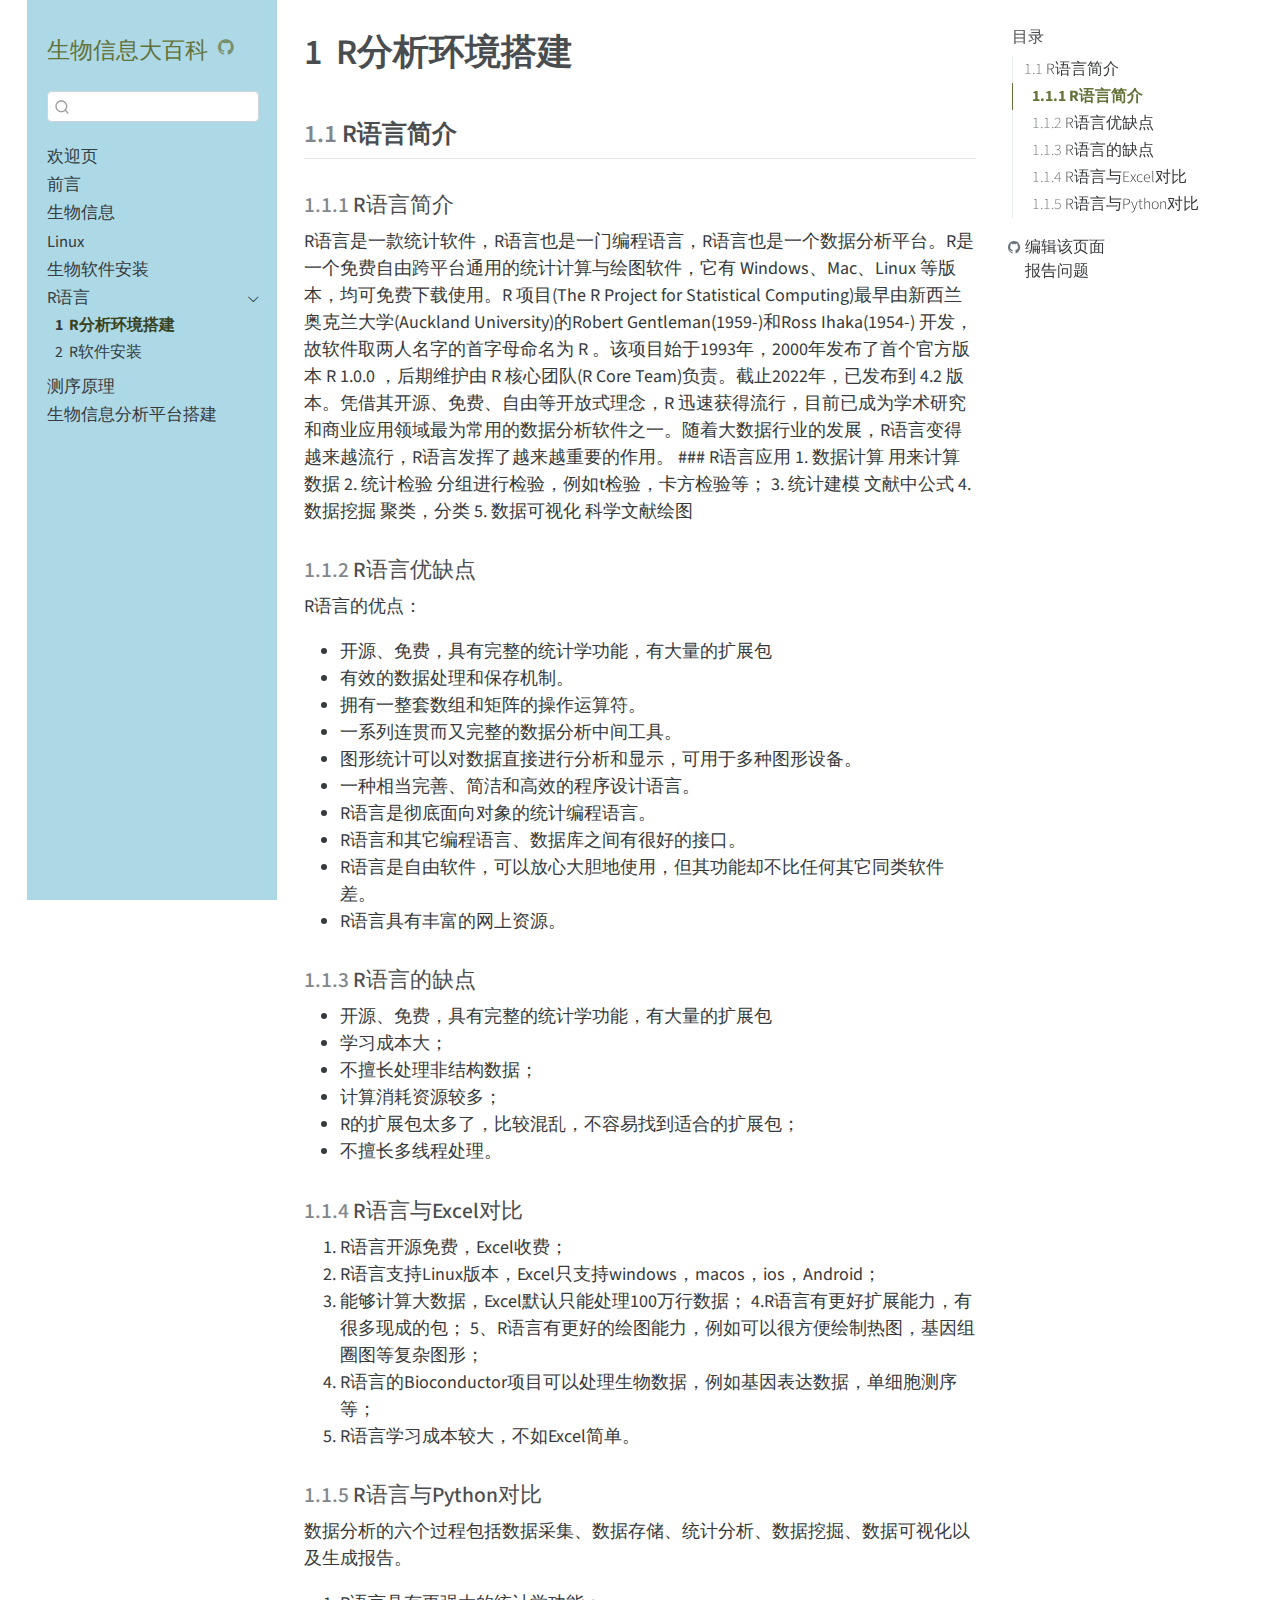
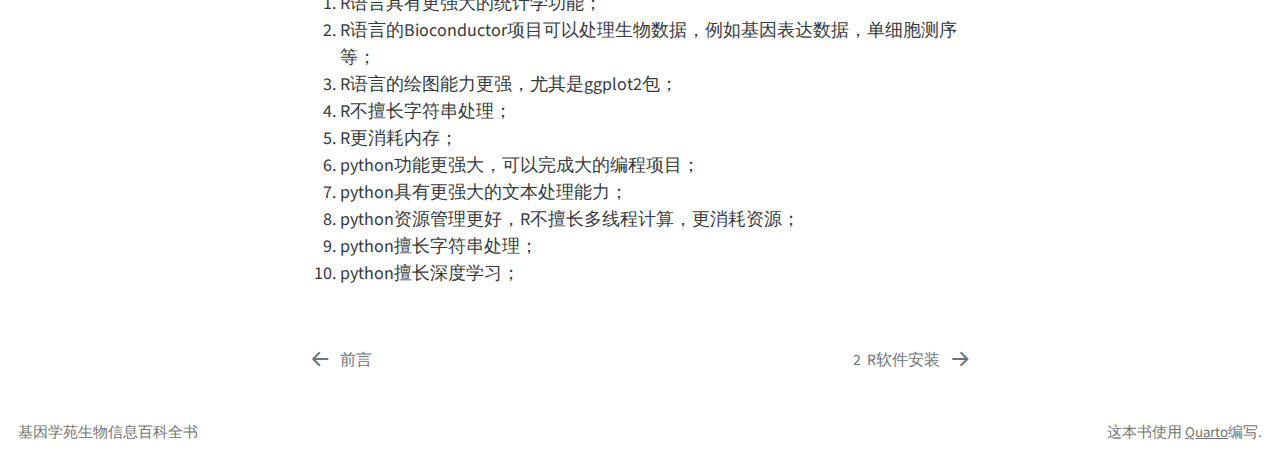
<file: docs/rbase-1.html>
<!DOCTYPE html>
<html xmlns="http://www.w3.org/1999/xhtml" lang="zh-Hans" xml:lang="zh-Hans"><head>
<meta http-equiv="Content-Type" content="text/html; charset=UTF-8">
<meta charset="utf-8">
<meta name="generator" content="quarto-1.3.450">
<meta name="viewport" content="width=device-width, initial-scale=1.0, user-scalable=yes">
<meta name="author" content="王通">
<title>生物信息大百科 - 1&nbsp; R分析环境搭建</title>
<style>
code{white-space: pre-wrap;}
span.smallcaps{font-variant: small-caps;}
div.columns{display: flex; gap: min(4vw, 1.5em);}
div.column{flex: auto; overflow-x: auto;}
div.hanging-indent{margin-left: 1.5em; text-indent: -1.5em;}
ul.task-list{list-style: none;}
ul.task-list li input[type="checkbox"] {
  width: 0.8em;
  margin: 0 0.8em 0.2em -1em; /* quarto-specific, see https://github.com/quarto-dev/quarto-cli/issues/4556 */ 
  vertical-align: middle;
}
</style>

<script src="site_libs/quarto-nav/quarto-nav.js"></script>
<script src="site_libs/quarto-nav/headroom.min.js"></script>
<script src="site_libs/clipboard/clipboard.min.js"></script>
<script src="site_libs/quarto-search/autocomplete.umd.js"></script>
<script src="site_libs/quarto-search/fuse.min.js"></script>
<script src="site_libs/quarto-search/quarto-search.js"></script>
<meta name="quarto:offset" content="./">
<link href="./rbase-2.html" rel="next">
<link href="./preface.html" rel="prev">
<link href="./favicon.png" rel="icon" type="image/png">
<script src="site_libs/quarto-html/quarto.js"></script>
<script src="site_libs/quarto-html/popper.min.js"></script>
<script src="site_libs/quarto-html/tippy.umd.min.js"></script>
<script src="site_libs/quarto-html/anchor.min.js"></script>
<link href="site_libs/quarto-html/tippy.css" rel="stylesheet">
<link href="site_libs/quarto-html/quarto-syntax-highlighting.css" rel="stylesheet" id="quarto-text-highlighting-styles">
<script src="site_libs/bootstrap/bootstrap.min.js"></script>
<link href="site_libs/bootstrap/bootstrap-icons.css" rel="stylesheet">
<link href="site_libs/bootstrap/bootstrap.min.css" rel="stylesheet" id="quarto-bootstrap" data-mode="light"><script id="quarto-search-options" type="application/json">{
  "location": "sidebar",
  "copy-button": false,
  "collapse-after": 3,
  "panel-placement": "start",
  "type": "textbox",
  "limit": 20,
  "language": {
    "search-no-results-text": "没有结果",
    "search-matching-documents-text": "匹配的文档",
    "search-copy-link-title": "复制搜索链接",
    "search-hide-matches-text": "隐藏其它匹配结果",
    "search-more-match-text": "更多匹配结果",
    "search-more-matches-text": "更多匹配结果",
    "search-clear-button-title": "清除",
    "search-detached-cancel-button-title": "取消",
    "search-submit-button-title": "提交",
    "search-label": "搜索"
  }
}</script><script defer="" data-domain="r4ds.hadley.nz" src="https://plausible.io/js/plausible.js"></script>
</head>
<body class="nav-sidebar floating">

<div id="quarto-search-results"></div>
  <header id="quarto-header" class="headroom fixed-top"><nav class="quarto-secondary-nav"><div class="container-fluid d-flex">
      <button type="button" class="quarto-btn-toggle btn" data-bs-toggle="collapse" data-bs-target="#quarto-sidebar,#quarto-sidebar-glass" aria-controls="quarto-sidebar" aria-expanded="false" aria-label="切换侧边栏导航" onclick="if (window.quartoToggleHeadroom) { window.quartoToggleHeadroom(); }">
        <i class="bi bi-layout-text-sidebar-reverse"></i>
      </button>
      <nav class="quarto-page-breadcrumbs" aria-label="breadcrumb"><ol class="breadcrumb"><li class="breadcrumb-item"><a href="./rbase-1.html">R语言</a></li><li class="breadcrumb-item"><a href="./rbase-1.html"><span class="chapter-number">1</span>&nbsp; <span class="chapter-title">R分析环境搭建</span></a></li></ol></nav>
      <a class="flex-grow-1" role="button" data-bs-toggle="collapse" data-bs-target="#quarto-sidebar,#quarto-sidebar-glass" aria-controls="quarto-sidebar" aria-expanded="false" aria-label="切换侧边栏导航" onclick="if (window.quartoToggleHeadroom) { window.quartoToggleHeadroom(); }">      
      </a>
      <button type="button" class="btn quarto-search-button" aria-label="" onclick="window.quartoOpenSearch();">
        <i class="bi bi-search"></i>
      </button>
    </div>
  </nav></header><!-- content --><div id="quarto-content" class="quarto-container page-columns page-rows-contents page-layout-article">
<!-- sidebar -->
  <nav id="quarto-sidebar" class="sidebar collapse collapse-horizontal sidebar-navigation floating overflow-auto"><div class="pt-lg-2 mt-2 text-left sidebar-header">
    <div class="sidebar-title mb-0 py-0">
      <a href="./">生物信息大百科</a> 
        <div class="sidebar-tools-main">
    <a href="https://github.com/wangtong/mybook" rel="" title="Source Code" class="quarto-navigation-tool px-1" aria-label="Source Code"><i class="bi bi-github"></i></a>
</div>
    </div>
      </div>
        <div class="mt-2 flex-shrink-0 align-items-center">
        <div class="sidebar-search">
        <div id="quarto-search" class="" title="搜索"></div>
        </div>
        </div>
    <div class="sidebar-menu-container"> 
    <ul class="list-unstyled mt-1">
<li class="sidebar-item">
  <div class="sidebar-item-container"> 
  <a href="./index.html" class="sidebar-item-text sidebar-link">
 <span class="menu-text">欢迎页</span></a>
  </div>
</li>
        <li class="sidebar-item">
  <div class="sidebar-item-container"> 
  <a href="./preface.html" class="sidebar-item-text sidebar-link">
 <span class="menu-text">前言</span></a>
  </div>
</li>
        <li class="sidebar-item sidebar-item-section">
      <span class="sidebar-item-text sidebar-link text-start">
 <span class="menu-text">生物信息</span></span>
  </li>
        <li class="sidebar-item sidebar-item-section">
      <span class="sidebar-item-text sidebar-link text-start">
 <span class="menu-text">Linux</span></span>
  </li>
        <li class="sidebar-item sidebar-item-section">
      <span class="sidebar-item-text sidebar-link text-start">
 <span class="menu-text">生物软件安装</span></span>
  </li>
        <li class="sidebar-item sidebar-item-section">
      <div class="sidebar-item-container"> 
            <a class="sidebar-item-text sidebar-link text-start" data-bs-toggle="collapse" data-bs-target="#quarto-sidebar-section-4" aria-expanded="true">
 <span class="menu-text">R语言</span></a>
          <a class="sidebar-item-toggle text-start" data-bs-toggle="collapse" data-bs-target="#quarto-sidebar-section-4" aria-expanded="true" aria-label="切換部分">
            <i class="bi bi-chevron-right ms-2"></i>
          </a> 
      </div>
      <ul id="quarto-sidebar-section-4" class="collapse list-unstyled sidebar-section depth1 show">
<li class="sidebar-item">
  <div class="sidebar-item-container"> 
  <a href="./rbase-1.html" class="sidebar-item-text sidebar-link active">
 <span class="menu-text"><span class="chapter-number">1</span>&nbsp; <span class="chapter-title">R分析环境搭建</span></span></a>
  </div>
</li>
          <li class="sidebar-item">
  <div class="sidebar-item-container"> 
  <a href="./rbase-2.html" class="sidebar-item-text sidebar-link">
 <span class="menu-text"><span class="chapter-number">2</span>&nbsp; <span class="chapter-title">R软件安装</span></span></a>
  </div>
</li>
      </ul>
</li>
        <li class="sidebar-item sidebar-item-section">
      <span class="sidebar-item-text sidebar-link text-start">
 <span class="menu-text">测序原理</span></span>
  </li>
        <li class="sidebar-item sidebar-item-section">
      <span class="sidebar-item-text sidebar-link text-start">
 <span class="menu-text">生物信息分析平台搭建</span></span>
  </li>
    </ul>
</div>
</nav><div id="quarto-sidebar-glass" data-bs-toggle="collapse" data-bs-target="#quarto-sidebar,#quarto-sidebar-glass"></div>
<!-- margin-sidebar -->
    <div id="quarto-margin-sidebar" class="sidebar margin-sidebar">
        <nav id="TOC" role="doc-toc" class="toc-active"><h2 id="toc-title">目录</h2>
   
  <ul>
<li>
<a href="#r%E8%AF%AD%E8%A8%80%E7%AE%80%E4%BB%8B" id="toc-r语言简介" class="nav-link active" data-scroll-target="#r%E8%AF%AD%E8%A8%80%E7%AE%80%E4%BB%8B"><span class="header-section-number">1.1</span> R语言简介</a>
  <ul class="collapse">
<li><a href="#r%E8%AF%AD%E8%A8%80%E7%AE%80%E4%BB%8B-1" id="toc-r语言简介-1" class="nav-link" data-scroll-target="#r%E8%AF%AD%E8%A8%80%E7%AE%80%E4%BB%8B-1"><span class="header-section-number">1.1.1</span> R语言简介</a></li>
  <li><a href="#r%E8%AF%AD%E8%A8%80%E4%BC%98%E7%BC%BA%E7%82%B9" id="toc-r语言优缺点" class="nav-link" data-scroll-target="#r%E8%AF%AD%E8%A8%80%E4%BC%98%E7%BC%BA%E7%82%B9"><span class="header-section-number">1.1.2</span> R语言优缺点</a></li>
  <li><a href="#r%E8%AF%AD%E8%A8%80%E7%9A%84%E7%BC%BA%E7%82%B9" id="toc-r语言的缺点" class="nav-link" data-scroll-target="#r%E8%AF%AD%E8%A8%80%E7%9A%84%E7%BC%BA%E7%82%B9"><span class="header-section-number">1.1.3</span> R语言的缺点</a></li>
  <li><a href="#r%E8%AF%AD%E8%A8%80%E4%B8%8Eexcel%E5%AF%B9%E6%AF%94" id="toc-r语言与excel对比" class="nav-link" data-scroll-target="#r%E8%AF%AD%E8%A8%80%E4%B8%8Eexcel%E5%AF%B9%E6%AF%94"><span class="header-section-number">1.1.4</span> R语言与Excel对比</a></li>
  <li><a href="#r%E8%AF%AD%E8%A8%80%E4%B8%8Epython%E5%AF%B9%E6%AF%94" id="toc-r语言与python对比" class="nav-link" data-scroll-target="#r%E8%AF%AD%E8%A8%80%E4%B8%8Epython%E5%AF%B9%E6%AF%94"><span class="header-section-number">1.1.5</span> R语言与Python对比</a></li>
  </ul>
</li>
  </ul><div class="toc-actions"><div><i class="bi bi-github"></i></div><div class="action-links"><p><a href="https://github.com/wangtong/mybook/edit/main/rbase-1.qmd" class="toc-action">编辑该页面</a></p><p><a href="https://github.com/wangtong/mybook/issues/new" class="toc-action">报告问题</a></p></div></div></nav>
    </div>
<!-- main -->
<main class="content" id="quarto-document-content"><header id="title-block-header" class="quarto-title-block default"><div class="quarto-title">
<h1 class="title">
<span class="chapter-number">1</span>&nbsp; <span class="chapter-title">R分析环境搭建</span>
</h1>
</div>



<div class="quarto-title-meta">

    
  
    
  </div>
  

</header><section id="r语言简介" class="level2" data-number="1.1"><h2 data-number="1.1" class="anchored" data-anchor-id="r语言简介">
<span class="header-section-number">1.1</span> R语言简介</h2>
<section id="r语言简介-1" class="level3" data-number="1.1.1"><h3 data-number="1.1.1" class="anchored" data-anchor-id="r语言简介-1">
<span class="header-section-number">1.1.1</span> R语言简介</h3>
<p>R语言是一款统计软件，R语言也是一门编程语言，R语言也是一个数据分析平台。R是一个免费自由跨平台通用的统计计算与绘图软件，它有 Windows、Mac、Linux 等版本，均可免费下载使用。R 项目(The R Project for Statistical Computing)最早由新西兰奥克兰大学(Auckland University)的Robert Gentleman(1959-)和Ross Ihaka(1954-) 开发，故软件取两人名字的首字母命名为 R 。该项目始于1993年，2000年发布了首个官方版本 R 1.0.0 ，后期维护由 R 核心团队(R Core Team)负责。截止2022年，已发布到 4.2 版本。凭借其开源、免费、自由等开放式理念，R 迅速获得流行，目前已成为学术研究和商业应用领域最为常用的数据分析软件之一。随着大数据行业的发展，R语言变得越来越流行，R语言发挥了越来越重要的作用。 ### R语言应用 1. 数据计算 用来计算数据 2. 统计检验 分组进行检验，例如t检验，卡方检验等； 3. 统计建模 文献中公式 4. 数据挖掘 聚类，分类 5. 数据可视化 科学文献绘图</p>
</section><section id="r语言优缺点" class="level3" data-number="1.1.2"><h3 data-number="1.1.2" class="anchored" data-anchor-id="r语言优缺点">
<span class="header-section-number">1.1.2</span> R语言优缺点</h3>
<p>R语言的优点：</p>
<ul>
<li>开源、免费，具有完整的统计学功能，有大量的扩展包</li>
<li>有效的数据处理和保存机制。</li>
<li>拥有一整套数组和矩阵的操作运算符。</li>
<li>一系列连贯而又完整的数据分析中间工具。</li>
<li>图形统计可以对数据直接进行分析和显示，可用于多种图形设备。</li>
<li>一种相当完善、简洁和高效的程序设计语言。</li>
<li>R语言是彻底面向对象的统计编程语言。</li>
<li>R语言和其它编程语言、数据库之间有很好的接口。</li>
<li>R语言是自由软件，可以放心大胆地使用，但其功能却不比任何其它同类软件差。</li>
<li>R语言具有丰富的网上资源。</li>
</ul></section><section id="r语言的缺点" class="level3" data-number="1.1.3"><h3 data-number="1.1.3" class="anchored" data-anchor-id="r语言的缺点">
<span class="header-section-number">1.1.3</span> R语言的缺点</h3>
<ul>
<li>开源、免费，具有完整的统计学功能，有大量的扩展包</li>
<li>学习成本大；</li>
<li>不擅长处理非结构数据；</li>
<li>计算消耗资源较多；</li>
<li>R的扩展包太多了，比较混乱，不容易找到适合的扩展包；</li>
<li>不擅长多线程处理。</li>
</ul></section><section id="r语言与excel对比" class="level3" data-number="1.1.4"><h3 data-number="1.1.4" class="anchored" data-anchor-id="r语言与excel对比">
<span class="header-section-number">1.1.4</span> R语言与Excel对比</h3>
<ol type="1">
<li>R语言开源免费，Excel收费；</li>
<li>R语言支持Linux版本，Excel只支持windows，macos，ios，Android；</li>
<li>能够计算大数据，Excel默认只能处理100万行数据； 4.R语言有更好扩展能力，有很多现成的包； 5、R语言有更好的绘图能力，例如可以很方便绘制热图，基因组圈图等复杂图形；</li>
<li>R语言的Bioconductor项目可以处理生物数据，例如基因表达数据，单细胞测序等；</li>
<li>R语言学习成本较大，不如Excel简单。</li>
</ol></section><section id="r语言与python对比" class="level3" data-number="1.1.5"><h3 data-number="1.1.5" class="anchored" data-anchor-id="r语言与python对比">
<span class="header-section-number">1.1.5</span> R语言与Python对比</h3>
<p>数据分析的六个过程包括数据采集、数据存储、统计分析、数据挖掘、数据可视化以及生成报告。</p>
<ol type="1">
<li>R语言具有更强大的统计学功能；</li>
<li>R语言的Bioconductor项目可以处理生物数据，例如基因表达数据，单细胞测序等；</li>
<li>R语言的绘图能力更强，尤其是ggplot2包；</li>
<li>R不擅长字符串处理；</li>
<li>R更消耗内存；</li>
<li>python功能更强大，可以完成大的编程项目；</li>
<li>python具有更强大的文本处理能力；</li>
<li>python资源管理更好，R不擅长多线程计算，更消耗资源；</li>
<li>python擅长字符串处理；</li>
<li>python擅长深度学习；</li>
</ol>


</section></section></main><!-- /main --><script id="quarto-html-after-body" type="application/javascript">
window.document.addEventListener("DOMContentLoaded", function (event) {
  const toggleBodyColorMode = (bsSheetEl) => {
    const mode = bsSheetEl.getAttribute("data-mode");
    const bodyEl = window.document.querySelector("body");
    if (mode === "dark") {
      bodyEl.classList.add("quarto-dark");
      bodyEl.classList.remove("quarto-light");
    } else {
      bodyEl.classList.add("quarto-light");
      bodyEl.classList.remove("quarto-dark");
    }
  }
  const toggleBodyColorPrimary = () => {
    const bsSheetEl = window.document.querySelector("link#quarto-bootstrap");
    if (bsSheetEl) {
      toggleBodyColorMode(bsSheetEl);
    }
  }
  toggleBodyColorPrimary();  
  const icon = "";
  const anchorJS = new window.AnchorJS();
  anchorJS.options = {
    placement: 'right',
    icon: icon
  };
  anchorJS.add('.anchored');
  const isCodeAnnotation = (el) => {
    for (const clz of el.classList) {
      if (clz.startsWith('code-annotation-')) {                     
        return true;
      }
    }
    return false;
  }
  const clipboard = new window.ClipboardJS('.code-copy-button', {
    text: function(trigger) {
      const codeEl = trigger.previousElementSibling.cloneNode(true);
      for (const childEl of codeEl.children) {
        if (isCodeAnnotation(childEl)) {
          childEl.remove();
        }
      }
      return codeEl.innerText;
    }
  });
  clipboard.on('success', function(e) {
    // button target
    const button = e.trigger;
    // don't keep focus
    button.blur();
    // flash "checked"
    button.classList.add('code-copy-button-checked');
    var currentTitle = button.getAttribute("title");
    button.setAttribute("title", "已复制");
    let tooltip;
    if (window.bootstrap) {
      button.setAttribute("data-bs-toggle", "tooltip");
      button.setAttribute("data-bs-placement", "left");
      button.setAttribute("data-bs-title", "已复制");
      tooltip = new bootstrap.Tooltip(button, 
        { trigger: "manual", 
          customClass: "code-copy-button-tooltip",
          offset: [0, -8]});
      tooltip.show();    
    }
    setTimeout(function() {
      if (tooltip) {
        tooltip.hide();
        button.removeAttribute("data-bs-title");
        button.removeAttribute("data-bs-toggle");
        button.removeAttribute("data-bs-placement");
      }
      button.setAttribute("title", currentTitle);
      button.classList.remove('code-copy-button-checked');
    }, 1000);
    // clear code selection
    e.clearSelection();
  });
  function tippyHover(el, contentFn) {
    const config = {
      allowHTML: true,
      content: contentFn,
      maxWidth: 500,
      delay: 100,
      arrow: false,
      appendTo: function(el) {
          return el.parentElement;
      },
      interactive: true,
      interactiveBorder: 10,
      theme: 'quarto',
      placement: 'bottom-start'
    };
    window.tippy(el, config); 
  }
  const noterefs = window.document.querySelectorAll('a[role="doc-noteref"]');
  for (var i=0; i<noterefs.length; i++) {
    const ref = noterefs[i];
    tippyHover(ref, function() {
      // use id or data attribute instead here
      let href = ref.getAttribute('data-footnote-href') || ref.getAttribute('href');
      try { href = new URL(href).hash; } catch {}
      const id = href.replace(/^#\/?/, "");
      const note = window.document.getElementById(id);
      return note.innerHTML;
    });
  }
      let selectedAnnoteEl;
      const selectorForAnnotation = ( cell, annotation) => {
        let cellAttr = 'data-code-cell="' + cell + '"';
        let lineAttr = 'data-code-annotation="' +  annotation + '"';
        const selector = 'span[' + cellAttr + '][' + lineAttr + ']';
        return selector;
      }
      const selectCodeLines = (annoteEl) => {
        const doc = window.document;
        const targetCell = annoteEl.getAttribute("data-target-cell");
        const targetAnnotation = annoteEl.getAttribute("data-target-annotation");
        const annoteSpan = window.document.querySelector(selectorForAnnotation(targetCell, targetAnnotation));
        const lines = annoteSpan.getAttribute("data-code-lines").split(",");
        const lineIds = lines.map((line) => {
          return targetCell + "-" + line;
        })
        let top = null;
        let height = null;
        let parent = null;
        if (lineIds.length > 0) {
            //compute the position of the single el (top and bottom and make a div)
            const el = window.document.getElementById(lineIds[0]);
            top = el.offsetTop;
            height = el.offsetHeight;
            parent = el.parentElement.parentElement;
          if (lineIds.length > 1) {
            const lastEl = window.document.getElementById(lineIds[lineIds.length - 1]);
            const bottom = lastEl.offsetTop + lastEl.offsetHeight;
            height = bottom - top;
          }
          if (top !== null && height !== null && parent !== null) {
            // cook up a div (if necessary) and position it 
            let div = window.document.getElementById("code-annotation-line-highlight");
            if (div === null) {
              div = window.document.createElement("div");
              div.setAttribute("id", "code-annotation-line-highlight");
              div.style.position = 'absolute';
              parent.appendChild(div);
            }
            div.style.top = top - 2 + "px";
            div.style.height = height + 4 + "px";
            let gutterDiv = window.document.getElementById("code-annotation-line-highlight-gutter");
            if (gutterDiv === null) {
              gutterDiv = window.document.createElement("div");
              gutterDiv.setAttribute("id", "code-annotation-line-highlight-gutter");
              gutterDiv.style.position = 'absolute';
              const codeCell = window.document.getElementById(targetCell);
              const gutter = codeCell.querySelector('.code-annotation-gutter');
              gutter.appendChild(gutterDiv);
            }
            gutterDiv.style.top = top - 2 + "px";
            gutterDiv.style.height = height + 4 + "px";
          }
          selectedAnnoteEl = annoteEl;
        }
      };
      const unselectCodeLines = () => {
        const elementsIds = ["code-annotation-line-highlight", "code-annotation-line-highlight-gutter"];
        elementsIds.forEach((elId) => {
          const div = window.document.getElementById(elId);
          if (div) {
            div.remove();
          }
        });
        selectedAnnoteEl = undefined;
      };
      // Attach click handler to the DT
      const annoteDls = window.document.querySelectorAll('dt[data-target-cell]');
      for (const annoteDlNode of annoteDls) {
        annoteDlNode.addEventListener('click', (event) => {
          const clickedEl = event.target;
          if (clickedEl !== selectedAnnoteEl) {
            unselectCodeLines();
            const activeEl = window.document.querySelector('dt[data-target-cell].code-annotation-active');
            if (activeEl) {
              activeEl.classList.remove('code-annotation-active');
            }
            selectCodeLines(clickedEl);
            clickedEl.classList.add('code-annotation-active');
          } else {
            // Unselect the line
            unselectCodeLines();
            clickedEl.classList.remove('code-annotation-active');
          }
        });
      }
  const findCites = (el) => {
    const parentEl = el.parentElement;
    if (parentEl) {
      const cites = parentEl.dataset.cites;
      if (cites) {
        return {
          el,
          cites: cites.split(' ')
        };
      } else {
        return findCites(el.parentElement)
      }
    } else {
      return undefined;
    }
  };
  var bibliorefs = window.document.querySelectorAll('a[role="doc-biblioref"]');
  for (var i=0; i<bibliorefs.length; i++) {
    const ref = bibliorefs[i];
    const citeInfo = findCites(ref);
    if (citeInfo) {
      tippyHover(citeInfo.el, function() {
        var popup = window.document.createElement('div');
        citeInfo.cites.forEach(function(cite) {
          var citeDiv = window.document.createElement('div');
          citeDiv.classList.add('hanging-indent');
          citeDiv.classList.add('csl-entry');
          var biblioDiv = window.document.getElementById('ref-' + cite);
          if (biblioDiv) {
            citeDiv.innerHTML = biblioDiv.innerHTML;
          }
          popup.appendChild(citeDiv);
        });
        return popup.innerHTML;
      });
    }
  }
});
</script><nav class="page-navigation"><div class="nav-page nav-page-previous">
      <a href="./preface.html" class="pagination-link">
        <i class="bi bi-arrow-left-short"></i> <span class="nav-page-text">前言</span>
      </a>          
  </div>
  <div class="nav-page nav-page-next">
      <a href="./rbase-2.html" class="pagination-link">
        <span class="nav-page-text"><span class="chapter-number">2</span>&nbsp; <span class="chapter-title">R软件安装</span></span> <i class="bi bi-arrow-right-short"></i>
      </a>
  </div>
</nav>
</div> <!-- /content -->
<footer class="footer"><div class="nav-footer">
    <div class="nav-footer-left">基因学苑生物信息百科全书</div>   
    <div class="nav-footer-center">
      &nbsp;
    </div>
    <div class="nav-footer-right">这本书使用 <a href="https://quarto.org/">Quarto</a>编写.</div>
  </div>
</footer>


</body></html>
</file>
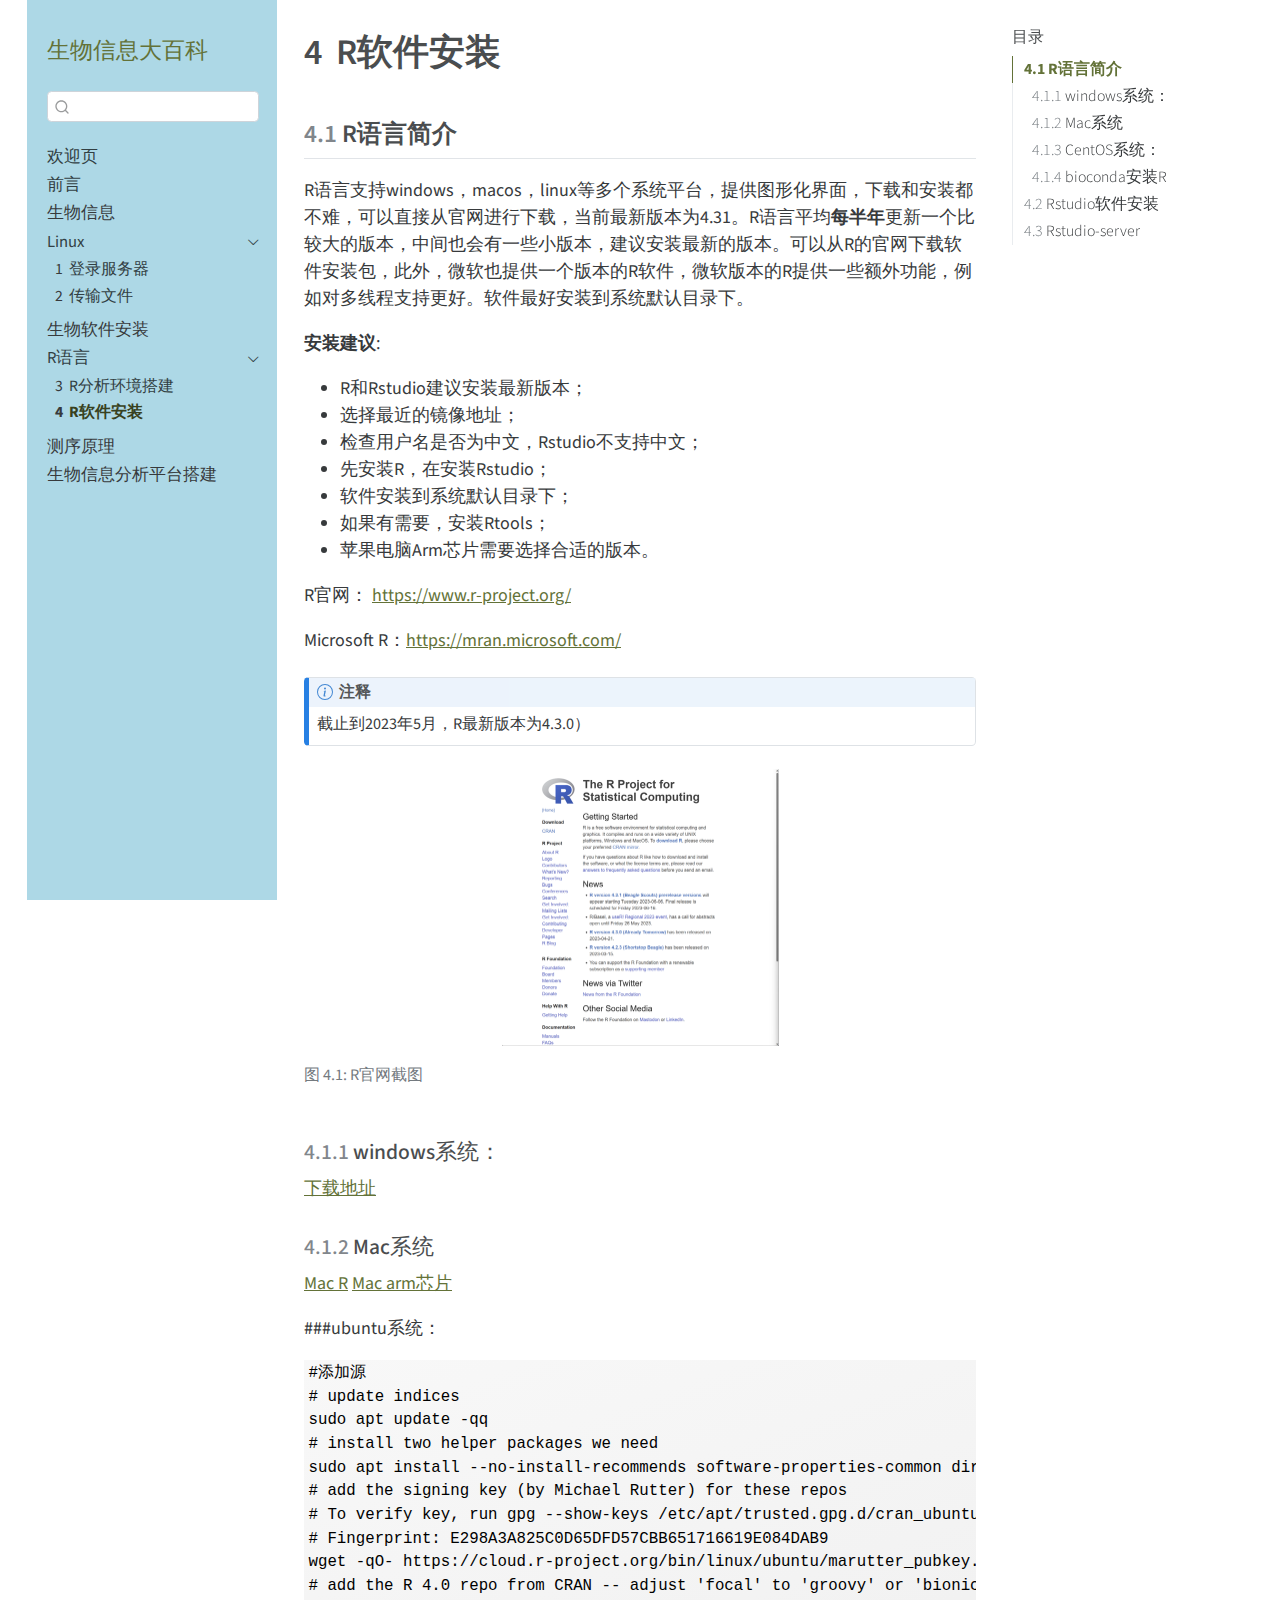
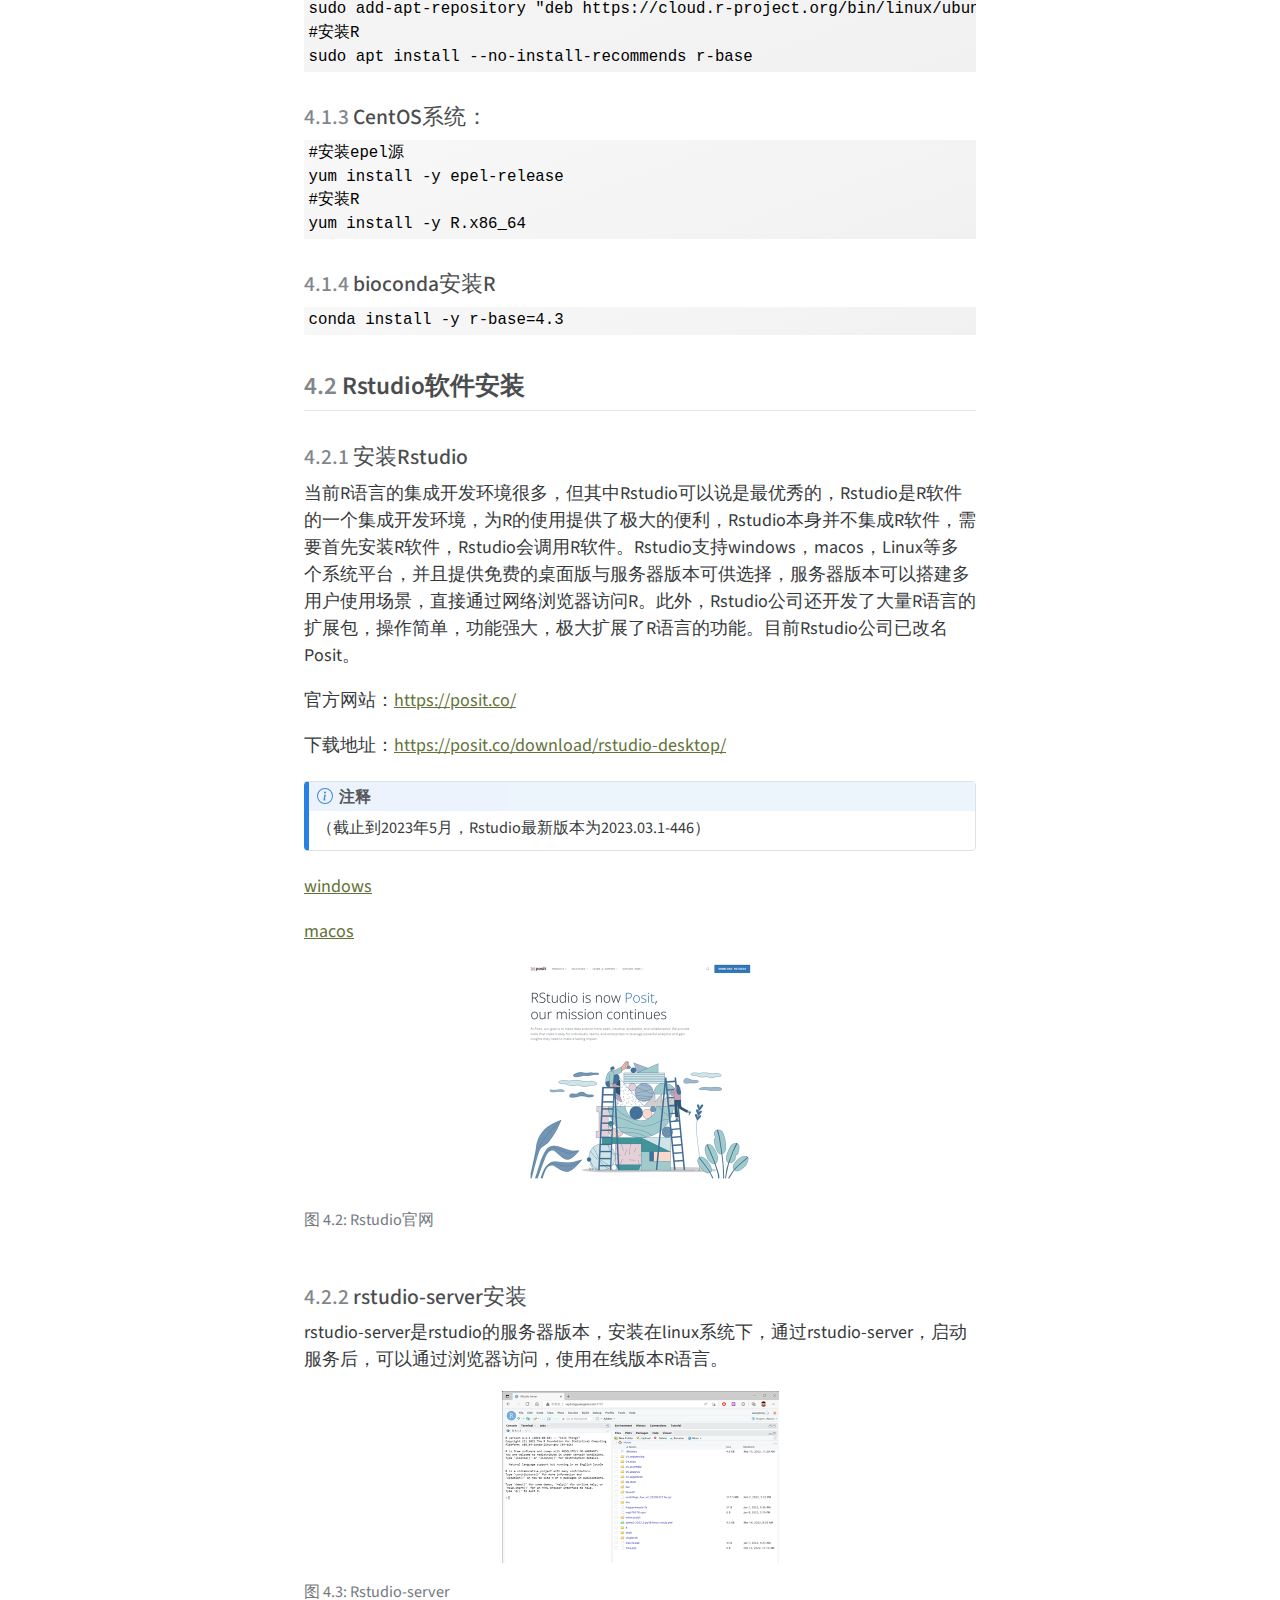
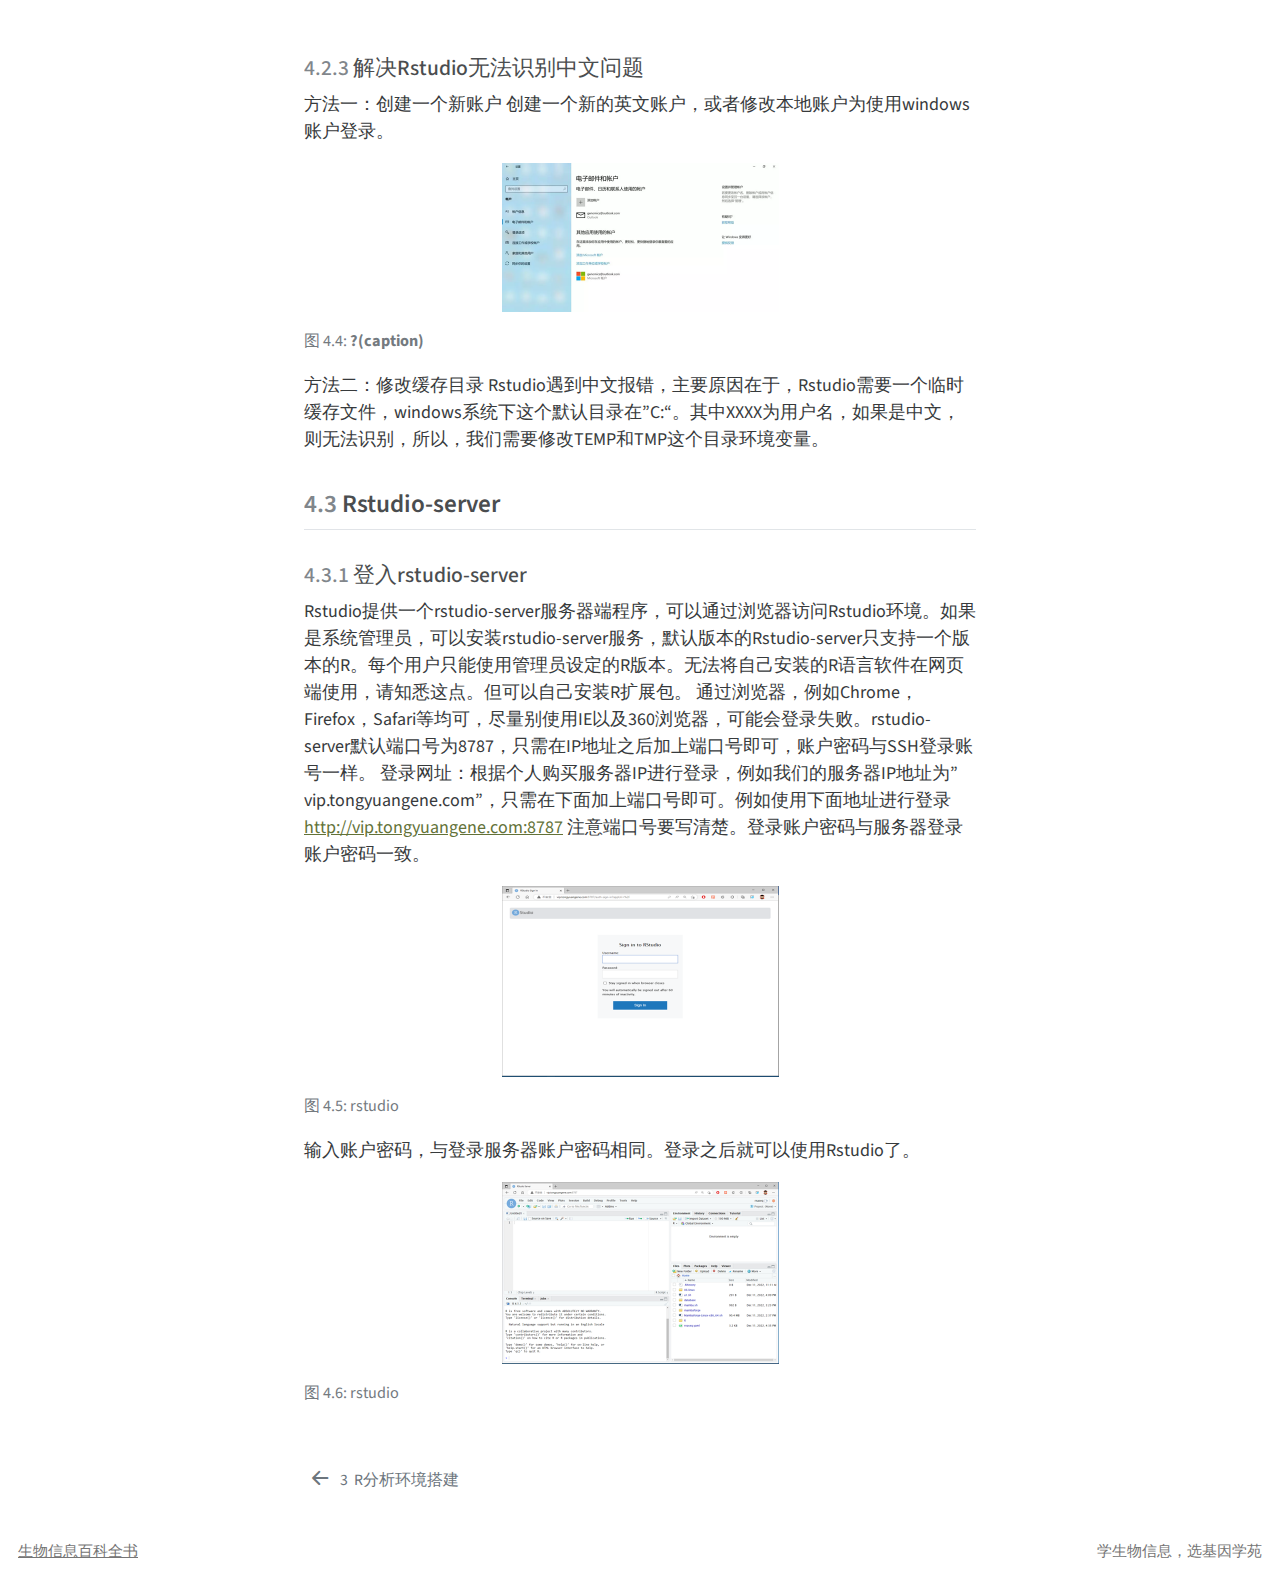
<file: docs/rbase-2.html>
<!DOCTYPE html>
<html xmlns="http://www.w3.org/1999/xhtml" lang="zh-Hans" xml:lang="zh-Hans"><head>
<meta http-equiv="Content-Type" content="text/html; charset=UTF-8">
<meta charset="utf-8">
<meta name="generator" content="quarto-1.3.450">
<meta name="viewport" content="width=device-width, initial-scale=1.0, user-scalable=yes">
<meta name="author" content="王通">
<title>生物信息大百科 - 4&nbsp; R软件安装</title>
<style>
code{white-space: pre-wrap;}
span.smallcaps{font-variant: small-caps;}
div.columns{display: flex; gap: min(4vw, 1.5em);}
div.column{flex: auto; overflow-x: auto;}
div.hanging-indent{margin-left: 1.5em; text-indent: -1.5em;}
ul.task-list{list-style: none;}
ul.task-list li input[type="checkbox"] {
  width: 0.8em;
  margin: 0 0.8em 0.2em -1em; /* quarto-specific, see https://github.com/quarto-dev/quarto-cli/issues/4556 */ 
  vertical-align: middle;
}
</style>

<script src="site_libs/quarto-nav/quarto-nav.js"></script>
<script src="site_libs/quarto-nav/headroom.min.js"></script>
<script src="site_libs/clipboard/clipboard.min.js"></script>
<script src="site_libs/quarto-search/autocomplete.umd.js"></script>
<script src="site_libs/quarto-search/fuse.min.js"></script>
<script src="site_libs/quarto-search/quarto-search.js"></script>
<meta name="quarto:offset" content="./">
<link href="./rbase-1.html" rel="prev">
<link href="./favicon.png" rel="icon" type="image/png">
<script src="site_libs/quarto-html/quarto.js"></script>
<script src="site_libs/quarto-html/popper.min.js"></script>
<script src="site_libs/quarto-html/tippy.umd.min.js"></script>
<script src="site_libs/quarto-html/anchor.min.js"></script>
<link href="site_libs/quarto-html/tippy.css" rel="stylesheet">
<link href="site_libs/quarto-html/quarto-syntax-highlighting.css" rel="stylesheet" id="quarto-text-highlighting-styles">
<script src="site_libs/bootstrap/bootstrap.min.js"></script>
<link href="site_libs/bootstrap/bootstrap-icons.css" rel="stylesheet">
<link href="site_libs/bootstrap/bootstrap.min.css" rel="stylesheet" id="quarto-bootstrap" data-mode="light"><script id="quarto-search-options" type="application/json">{
  "location": "sidebar",
  "copy-button": false,
  "collapse-after": 3,
  "panel-placement": "start",
  "type": "textbox",
  "limit": 20,
  "language": {
    "search-no-results-text": "没有结果",
    "search-matching-documents-text": "匹配的文档",
    "search-copy-link-title": "复制搜索链接",
    "search-hide-matches-text": "隐藏其它匹配结果",
    "search-more-match-text": "更多匹配结果",
    "search-more-matches-text": "更多匹配结果",
    "search-clear-button-title": "清除",
    "search-detached-cancel-button-title": "取消",
    "search-submit-button-title": "提交",
    "search-label": "搜索"
  }
}</script><script defer="" data-domain="r4ds.hadley.nz" src="https://plausible.io/js/plausible.js"></script>
</head>
<body class="nav-sidebar floating">

<div id="quarto-search-results"></div>
  <header id="quarto-header" class="headroom fixed-top"><nav class="quarto-secondary-nav"><div class="container-fluid d-flex">
      <button type="button" class="quarto-btn-toggle btn" data-bs-toggle="collapse" data-bs-target="#quarto-sidebar,#quarto-sidebar-glass" aria-controls="quarto-sidebar" aria-expanded="false" aria-label="切换侧边栏导航" onclick="if (window.quartoToggleHeadroom) { window.quartoToggleHeadroom(); }">
        <i class="bi bi-layout-text-sidebar-reverse"></i>
      </button>
      <nav class="quarto-page-breadcrumbs" aria-label="breadcrumb"><ol class="breadcrumb"><li class="breadcrumb-item"><a href="./rbase-1.html">R语言</a></li><li class="breadcrumb-item"><a href="./rbase-2.html"><span class="chapter-number">4</span>&nbsp; <span class="chapter-title">R软件安装</span></a></li></ol></nav>
      <a class="flex-grow-1" role="button" data-bs-toggle="collapse" data-bs-target="#quarto-sidebar,#quarto-sidebar-glass" aria-controls="quarto-sidebar" aria-expanded="false" aria-label="切换侧边栏导航" onclick="if (window.quartoToggleHeadroom) { window.quartoToggleHeadroom(); }">      
      </a>
      <button type="button" class="btn quarto-search-button" aria-label="" onclick="window.quartoOpenSearch();">
        <i class="bi bi-search"></i>
      </button>
    </div>
  </nav></header><!-- content --><div id="quarto-content" class="quarto-container page-columns page-rows-contents page-layout-article">
<!-- sidebar -->
  <nav id="quarto-sidebar" class="sidebar collapse collapse-horizontal sidebar-navigation floating overflow-auto"><div class="pt-lg-2 mt-2 text-left sidebar-header">
    <div class="sidebar-title mb-0 py-0">
      <a href="./">生物信息大百科</a> 
    </div>
      </div>
        <div class="mt-2 flex-shrink-0 align-items-center">
        <div class="sidebar-search">
        <div id="quarto-search" class="" title="搜索"></div>
        </div>
        </div>
    <div class="sidebar-menu-container"> 
    <ul class="list-unstyled mt-1">
<li class="sidebar-item">
  <div class="sidebar-item-container"> 
  <a href="./index.html" class="sidebar-item-text sidebar-link">
 <span class="menu-text">欢迎页</span></a>
  </div>
</li>
        <li class="sidebar-item">
  <div class="sidebar-item-container"> 
  <a href="./preface.html" class="sidebar-item-text sidebar-link">
 <span class="menu-text">前言</span></a>
  </div>
</li>
        <li class="sidebar-item sidebar-item-section">
      <span class="sidebar-item-text sidebar-link text-start">
 <span class="menu-text">生物信息</span></span>
  </li>
        <li class="sidebar-item sidebar-item-section">
      <div class="sidebar-item-container"> 
            <a class="sidebar-item-text sidebar-link text-start" data-bs-toggle="collapse" data-bs-target="#quarto-sidebar-section-2" aria-expanded="true">
 <span class="menu-text">Linux</span></a>
          <a class="sidebar-item-toggle text-start" data-bs-toggle="collapse" data-bs-target="#quarto-sidebar-section-2" aria-expanded="true" aria-label="切換部分">
            <i class="bi bi-chevron-right ms-2"></i>
          </a> 
      </div>
      <ul id="quarto-sidebar-section-2" class="collapse list-unstyled sidebar-section depth1 show">
<li class="sidebar-item">
  <div class="sidebar-item-container"> 
  <a href="./login.html" class="sidebar-item-text sidebar-link">
 <span class="menu-text"><span class="chapter-number">1</span>&nbsp; <span class="chapter-title">登录服务器</span></span></a>
  </div>
</li>
          <li class="sidebar-item">
  <div class="sidebar-item-container"> 
  <a href="./transfile.html" class="sidebar-item-text sidebar-link">
 <span class="menu-text"><span class="chapter-number">2</span>&nbsp; <span class="chapter-title">传输文件</span></span></a>
  </div>
</li>
      </ul>
</li>
        <li class="sidebar-item sidebar-item-section">
      <span class="sidebar-item-text sidebar-link text-start">
 <span class="menu-text">生物软件安装</span></span>
  </li>
        <li class="sidebar-item sidebar-item-section">
      <div class="sidebar-item-container"> 
            <a class="sidebar-item-text sidebar-link text-start" data-bs-toggle="collapse" data-bs-target="#quarto-sidebar-section-4" aria-expanded="true">
 <span class="menu-text">R语言</span></a>
          <a class="sidebar-item-toggle text-start" data-bs-toggle="collapse" data-bs-target="#quarto-sidebar-section-4" aria-expanded="true" aria-label="切換部分">
            <i class="bi bi-chevron-right ms-2"></i>
          </a> 
      </div>
      <ul id="quarto-sidebar-section-4" class="collapse list-unstyled sidebar-section depth1 show">
<li class="sidebar-item">
  <div class="sidebar-item-container"> 
  <a href="./rbase-1.html" class="sidebar-item-text sidebar-link">
 <span class="menu-text"><span class="chapter-number">3</span>&nbsp; <span class="chapter-title">R分析环境搭建</span></span></a>
  </div>
</li>
          <li class="sidebar-item">
  <div class="sidebar-item-container"> 
  <a href="./rbase-2.html" class="sidebar-item-text sidebar-link active">
 <span class="menu-text"><span class="chapter-number">4</span>&nbsp; <span class="chapter-title">R软件安装</span></span></a>
  </div>
</li>
      </ul>
</li>
        <li class="sidebar-item sidebar-item-section">
      <span class="sidebar-item-text sidebar-link text-start">
 <span class="menu-text">测序原理</span></span>
  </li>
        <li class="sidebar-item sidebar-item-section">
      <span class="sidebar-item-text sidebar-link text-start">
 <span class="menu-text">生物信息分析平台搭建</span></span>
  </li>
    </ul>
</div>
</nav><div id="quarto-sidebar-glass" data-bs-toggle="collapse" data-bs-target="#quarto-sidebar,#quarto-sidebar-glass"></div>
<!-- margin-sidebar -->
    <div id="quarto-margin-sidebar" class="sidebar margin-sidebar">
        <nav id="TOC" role="doc-toc" class="toc-active"><h2 id="toc-title">目录</h2>
   
  <ul>
<li>
<a href="#r%E8%AF%AD%E8%A8%80%E7%AE%80%E4%BB%8B" id="toc-r语言简介" class="nav-link active" data-scroll-target="#r%E8%AF%AD%E8%A8%80%E7%AE%80%E4%BB%8B"><span class="header-section-number">4.1</span> R语言简介</a>
  <ul class="collapse">
<li><a href="#windows%E7%B3%BB%E7%BB%9F" id="toc-windows系统" class="nav-link" data-scroll-target="#windows%E7%B3%BB%E7%BB%9F"><span class="header-section-number">4.1.1</span> windows系统：</a></li>
  <li><a href="#mac%E7%B3%BB%E7%BB%9F" id="toc-mac系统" class="nav-link" data-scroll-target="#mac%E7%B3%BB%E7%BB%9F"><span class="header-section-number">4.1.2</span> Mac系统</a></li>
  <li><a href="#centos%E7%B3%BB%E7%BB%9F" id="toc-centos系统" class="nav-link" data-scroll-target="#centos%E7%B3%BB%E7%BB%9F"><span class="header-section-number">4.1.3</span> CentOS系统：</a></li>
  <li><a href="#bioconda%E5%AE%89%E8%A3%85r" id="toc-bioconda安装r" class="nav-link" data-scroll-target="#bioconda%E5%AE%89%E8%A3%85r"><span class="header-section-number">4.1.4</span> bioconda安装R</a></li>
  </ul>
</li>
  <li>
<a href="#rstudio%E8%BD%AF%E4%BB%B6%E5%AE%89%E8%A3%85" id="toc-rstudio软件安装" class="nav-link" data-scroll-target="#rstudio%E8%BD%AF%E4%BB%B6%E5%AE%89%E8%A3%85"><span class="header-section-number">4.2</span> Rstudio软件安装</a>
  <ul class="collapse">
<li><a href="#%E5%AE%89%E8%A3%85rstudio" id="toc-安装rstudio" class="nav-link" data-scroll-target="#%E5%AE%89%E8%A3%85rstudio"><span class="header-section-number">4.2.1</span> 安装Rstudio</a></li>
  <li><a href="#rstudio-server%E5%AE%89%E8%A3%85" id="toc-rstudio-server安装" class="nav-link" data-scroll-target="#rstudio-server%E5%AE%89%E8%A3%85"><span class="header-section-number">4.2.2</span> rstudio-server安装</a></li>
  <li><a href="#%E8%A7%A3%E5%86%B3rstudio%E6%97%A0%E6%B3%95%E8%AF%86%E5%88%AB%E4%B8%AD%E6%96%87%E9%97%AE%E9%A2%98" id="toc-解决rstudio无法识别中文问题" class="nav-link" data-scroll-target="#%E8%A7%A3%E5%86%B3rstudio%E6%97%A0%E6%B3%95%E8%AF%86%E5%88%AB%E4%B8%AD%E6%96%87%E9%97%AE%E9%A2%98"><span class="header-section-number">4.2.3</span> 解决Rstudio无法识别中文问题</a></li>
  </ul>
</li>
  <li>
<a href="#rstudio-server" id="toc-rstudio-server" class="nav-link" data-scroll-target="#rstudio-server"><span class="header-section-number">4.3</span> Rstudio-server</a>
  <ul class="collapse">
<li><a href="#%E7%99%BB%E5%85%A5rstudio-server" id="toc-登入rstudio-server" class="nav-link" data-scroll-target="#%E7%99%BB%E5%85%A5rstudio-server"><span class="header-section-number">4.3.1</span> 登入rstudio-server</a></li>
  </ul>
</li>
  </ul></nav>
    </div>
<!-- main -->
<main class="content" id="quarto-document-content"><header id="title-block-header" class="quarto-title-block default"><div class="quarto-title">
<h1 class="title">
<span class="chapter-number">4</span>&nbsp; <span class="chapter-title">R软件安装</span>
</h1>
</div>



<div class="quarto-title-meta">

    
  
    
  </div>
  

</header><section id="r语言简介" class="level2" data-number="4.1"><h2 data-number="4.1" class="anchored" data-anchor-id="r语言简介">
<span class="header-section-number">4.1</span> R语言简介</h2>
<p>R语言支持windows，macos，linux等多个系统平台，提供图形化界面，下载和安装都不难，可以直接从官网进行下载，当前最新版本为4.31。R语言平均<strong>每半年</strong>更新一个比较大的版本，中间也会有一些小版本，建议安装最新的版本。可以从R的官网下载软件安装包，此外，微软也提供一个版本的R软件，微软版本的R提供一些额外功能，例如对多线程支持更好。软件最好安装到系统默认目录下。</p>
<p><strong>安装建议</strong>:</p>
<ul>
<li>R和Rstudio建议安装最新版本；</li>
<li>选择最近的镜像地址；</li>
<li>检查用户名是否为中文，Rstudio不支持中文；</li>
<li>先安装R，在安装Rstudio；</li>
<li>软件安装到系统默认目录下；</li>
<li>如果有需要，安装Rtools；</li>
<li>苹果电脑Arm芯片需要选择合适的版本。</li>
</ul>
<p>R官网： <a href="https://www.r-project.org/" class="uri">https://www.r-project.org/</a></p>
<p>Microsoft R：<a href="https://mran.microsoft.com/" class="uri">https://mran.microsoft.com/</a></p>
<div class="callout callout-style-default callout-note callout-titled">
<div class="callout-header d-flex align-content-center">
<div class="callout-icon-container">
<i class="callout-icon"></i>
</div>
<div class="callout-title-container flex-fill">
注释
</div>
</div>
<div class="callout-body-container callout-body">
<p>截止到2023年5月，R最新版本为4.3.0）</p>
</div>
</div>
<div class="cell">
<div class="cell-output-display">
<div id="fig-Rfig1" class="quarto-figure quarto-figure-center anchored">
<figure class="figure"><p><img src="images/r2.1.png" class="img-fluid figure-img" alt="Pictures" width="277"></p>
<figcaption class="figure-caption">图&nbsp;4.1: R官网截图</figcaption></figure>
</div>
</div>
</div>
<section id="windows系统" class="level3" data-number="4.1.1"><h3 data-number="4.1.1" class="anchored" data-anchor-id="windows系统">
<span class="header-section-number">4.1.1</span> windows系统：</h3>
<p><a href="https://cloud.r-project.org/bin/windows/base/R-4.3.0-win.exe">下载地址</a></p>
</section><section id="mac系统" class="level3" data-number="4.1.2"><h3 data-number="4.1.2" class="anchored" data-anchor-id="mac系统">
<span class="header-section-number">4.1.2</span> Mac系统</h3>
<p><a href="https://cloud.r-project.org/bin/macosx/big-sur-x86_64/base/R-4.3.0-x86_64.pkg">Mac R</a> <a href="https://cloud.r-project.org/bin/macosx/big-sur-arm64/base/R-4.3.0-arm64.pkg">Mac arm芯片</a></p>
<p>###ubuntu系统：</p>
<pre><code>#添加源
# update indices
sudo apt update -qq
# install two helper packages we need
sudo apt install --no-install-recommends software-properties-common dirmngr
# add the signing key (by Michael Rutter) for these repos
# To verify key, run gpg --show-keys /etc/apt/trusted.gpg.d/cran_ubuntu_key.asc 
# Fingerprint: E298A3A825C0D65DFD57CBB651716619E084DAB9
wget -qO- https://cloud.r-project.org/bin/linux/ubuntu/marutter_pubkey.asc | sudo tee -a /etc/apt/trusted.gpg.d/cran_ubuntu_key.asc
# add the R 4.0 repo from CRAN -- adjust 'focal' to 'groovy' or 'bionic' as needed
sudo add-apt-repository "deb https://cloud.r-project.org/bin/linux/ubuntu $(lsb_release -cs)-cran40/"
#安装R
sudo apt install --no-install-recommends r-base</code></pre>
</section><section id="centos系统" class="level3" data-number="4.1.3"><h3 data-number="4.1.3" class="anchored" data-anchor-id="centos系统">
<span class="header-section-number">4.1.3</span> CentOS系统：</h3>
<pre><code>#安装epel源
yum install -y epel-release
#安装R
yum install -y R.x86_64</code></pre>
</section><section id="bioconda安装r" class="level3" data-number="4.1.4"><h3 data-number="4.1.4" class="anchored" data-anchor-id="bioconda安装r">
<span class="header-section-number">4.1.4</span> bioconda安装R</h3>
<pre><code>conda install -y r-base=4.3</code></pre>
</section></section><section id="rstudio软件安装" class="level2" data-number="4.2"><h2 data-number="4.2" class="anchored" data-anchor-id="rstudio软件安装">
<span class="header-section-number">4.2</span> Rstudio软件安装</h2>
<section id="安装rstudio" class="level3" data-number="4.2.1"><h3 data-number="4.2.1" class="anchored" data-anchor-id="安装rstudio">
<span class="header-section-number">4.2.1</span> 安装Rstudio</h3>
<p>当前R语言的集成开发环境很多，但其中Rstudio可以说是最优秀的，Rstudio是R软件的一个集成开发环境，为R的使用提供了极大的便利，Rstudio本身并不集成R软件，需要首先安装R软件，Rstudio会调用R软件。Rstudio支持windows，macos，Linux等多个系统平台，并且提供免费的桌面版与服务器版本可供选择，服务器版本可以搭建多用户使用场景，直接通过网络浏览器访问R。此外，Rstudio公司还开发了大量R语言的扩展包，操作简单，功能强大，极大扩展了R语言的功能。目前Rstudio公司已改名Posit。</p>
<p>官方网站：<a href="https://posit.co/" class="uri">https://posit.co/</a></p>
<p>下载地址：<a href="https://posit.co/download/rstudio-desktop/" class="uri">https://posit.co/download/rstudio-desktop/</a></p>
<div class="callout callout-style-default callout-note callout-titled">
<div class="callout-header d-flex align-content-center">
<div class="callout-icon-container">
<i class="callout-icon"></i>
</div>
<div class="callout-title-container flex-fill">
注释
</div>
</div>
<div class="callout-body-container callout-body">
<p>（截止到2023年5月，Rstudio最新版本为2023.03.1-446）</p>
</div>
</div>
<p><a href="https://download1.rstudio.org/electron/windows/RStudio-2023.03.1-446.exe">windows</a></p>
<p><a href="https://download1.rstudio.org/electron/macos/RStudio-2023.03.1-446.dmg">macos</a></p>
<div class="cell" data-layout-align="center">
<div class="cell-output-display">
<div id="fig-Rfig2" class="quarto-figure quarto-figure-center anchored">
<figure class="figure"><p><img src="images/r2.2.png" class="img-fluid figure-img" alt="Rstudio官网" width="277"></p>
<figcaption class="figure-caption">图&nbsp;4.2: Rstudio官网</figcaption></figure>
</div>
</div>
</div>
</section><section id="rstudio-server安装" class="level3" data-number="4.2.2"><h3 data-number="4.2.2" class="anchored" data-anchor-id="rstudio-server安装">
<span class="header-section-number">4.2.2</span> rstudio-server安装</h3>
<p>rstudio-server是rstudio的服务器版本，安装在linux系统下，通过rstudio-server，启动服务后，可以通过浏览器访问，使用在线版本R语言。</p>
<div class="cell">
<div class="cell-output-display">
<div id="fig-Rfig3" class="quarto-figure quarto-figure-center anchored">
<figure class="figure"><p><img src="images/r2.3.png" class="img-fluid figure-img" width="277"></p>
<figcaption class="figure-caption">图&nbsp;4.3: Rstudio-server</figcaption></figure>
</div>
</div>
</div>
</section><section id="解决rstudio无法识别中文问题" class="level3" data-number="4.2.3"><h3 data-number="4.2.3" class="anchored" data-anchor-id="解决rstudio无法识别中文问题">
<span class="header-section-number">4.2.3</span> 解决Rstudio无法识别中文问题</h3>
<p>方法一：创建一个新账户 创建一个新的英文账户，或者修改本地账户为使用windows账户登录。</p>
<div class="cell">
<div class="cell-output-display">
<div id="fig-Rfig4" class="quarto-figure quarto-figure-center anchored">
<figure class="figure"><p><img src="images/r2.4.png" class="img-fluid figure-img" width="277"></p>
<figcaption class="figure-caption">图&nbsp;4.4: <strong>?(caption)</strong></figcaption></figure>
</div>
</div>
</div>
<p>方法二：修改缓存目录 Rstudio遇到中文报错，主要原因在于，Rstudio需要一个临时缓存文件，windows系统下这个默认目录在”C:“。其中XXXX为用户名，如果是中文，则无法识别，所以，我们需要修改TEMP和TMP这个目录环境变量。</p>
</section></section><section id="rstudio-server" class="level2" data-number="4.3"><h2 data-number="4.3" class="anchored" data-anchor-id="rstudio-server">
<span class="header-section-number">4.3</span> Rstudio-server</h2>
<section id="登入rstudio-server" class="level3" data-number="4.3.1"><h3 data-number="4.3.1" class="anchored" data-anchor-id="登入rstudio-server">
<span class="header-section-number">4.3.1</span> 登入rstudio-server</h3>
<p>Rstudio提供一个rstudio-server服务器端程序，可以通过浏览器访问Rstudio环境。如果是系统管理员，可以安装rstudio-server服务，默认版本的Rstudio-server只支持一个版本的R。每个用户只能使用管理员设定的R版本。无法将自己安装的R语言软件在网页端使用，请知悉这点。但可以自己安装R扩展包。 通过浏览器，例如Chrome，Firefox，Safari等均可，尽量别使用IE以及360浏览器，可能会登录失败。rstudio-server默认端口号为8787，只需在IP地址之后加上端口号即可，账户密码与SSH登录账号一样。 登录网址：根据个人购买服务器IP进行登录，例如我们的服务器IP地址为”vip.tongyuangene.com”，只需在下面加上端口号即可。例如使用下面地址进行登录<a href="http://vip.tongyuangene.com:8787" class="uri">http://vip.tongyuangene.com:8787</a> 注意端口号要写清楚。登录账户密码与服务器登录账户密码一致。</p>
<div class="cell">
<div class="cell-output-display">
<div id="fig-Rfig6" class="quarto-figure quarto-figure-center anchored">
<figure class="figure"><p><img src="images/r2.6.png" class="img-fluid figure-img" width="277"></p>
<figcaption class="figure-caption">图&nbsp;4.5: rstudio</figcaption></figure>
</div>
</div>
</div>
<p>输入账户密码，与登录服务器账户密码相同。登录之后就可以使用Rstudio了。</p>
<div class="cell">
<div class="cell-output-display">
<div id="fig-Rfig7" class="quarto-figure quarto-figure-center anchored">
<figure class="figure"><p><img src="images/r2.7.png" class="img-fluid figure-img" width="277"></p>
<figcaption class="figure-caption">图&nbsp;4.6: rstudio</figcaption></figure>
</div>
</div>
</div>


</section></section></main><!-- /main --><script id="quarto-html-after-body" type="application/javascript">
window.document.addEventListener("DOMContentLoaded", function (event) {
  const toggleBodyColorMode = (bsSheetEl) => {
    const mode = bsSheetEl.getAttribute("data-mode");
    const bodyEl = window.document.querySelector("body");
    if (mode === "dark") {
      bodyEl.classList.add("quarto-dark");
      bodyEl.classList.remove("quarto-light");
    } else {
      bodyEl.classList.add("quarto-light");
      bodyEl.classList.remove("quarto-dark");
    }
  }
  const toggleBodyColorPrimary = () => {
    const bsSheetEl = window.document.querySelector("link#quarto-bootstrap");
    if (bsSheetEl) {
      toggleBodyColorMode(bsSheetEl);
    }
  }
  toggleBodyColorPrimary();  
  const icon = "";
  const anchorJS = new window.AnchorJS();
  anchorJS.options = {
    placement: 'right',
    icon: icon
  };
  anchorJS.add('.anchored');
  const isCodeAnnotation = (el) => {
    for (const clz of el.classList) {
      if (clz.startsWith('code-annotation-')) {                     
        return true;
      }
    }
    return false;
  }
  const clipboard = new window.ClipboardJS('.code-copy-button', {
    text: function(trigger) {
      const codeEl = trigger.previousElementSibling.cloneNode(true);
      for (const childEl of codeEl.children) {
        if (isCodeAnnotation(childEl)) {
          childEl.remove();
        }
      }
      return codeEl.innerText;
    }
  });
  clipboard.on('success', function(e) {
    // button target
    const button = e.trigger;
    // don't keep focus
    button.blur();
    // flash "checked"
    button.classList.add('code-copy-button-checked');
    var currentTitle = button.getAttribute("title");
    button.setAttribute("title", "已复制");
    let tooltip;
    if (window.bootstrap) {
      button.setAttribute("data-bs-toggle", "tooltip");
      button.setAttribute("data-bs-placement", "left");
      button.setAttribute("data-bs-title", "已复制");
      tooltip = new bootstrap.Tooltip(button, 
        { trigger: "manual", 
          customClass: "code-copy-button-tooltip",
          offset: [0, -8]});
      tooltip.show();    
    }
    setTimeout(function() {
      if (tooltip) {
        tooltip.hide();
        button.removeAttribute("data-bs-title");
        button.removeAttribute("data-bs-toggle");
        button.removeAttribute("data-bs-placement");
      }
      button.setAttribute("title", currentTitle);
      button.classList.remove('code-copy-button-checked');
    }, 1000);
    // clear code selection
    e.clearSelection();
  });
  function tippyHover(el, contentFn) {
    const config = {
      allowHTML: true,
      content: contentFn,
      maxWidth: 500,
      delay: 100,
      arrow: false,
      appendTo: function(el) {
          return el.parentElement;
      },
      interactive: true,
      interactiveBorder: 10,
      theme: 'quarto',
      placement: 'bottom-start'
    };
    window.tippy(el, config); 
  }
  const noterefs = window.document.querySelectorAll('a[role="doc-noteref"]');
  for (var i=0; i<noterefs.length; i++) {
    const ref = noterefs[i];
    tippyHover(ref, function() {
      // use id or data attribute instead here
      let href = ref.getAttribute('data-footnote-href') || ref.getAttribute('href');
      try { href = new URL(href).hash; } catch {}
      const id = href.replace(/^#\/?/, "");
      const note = window.document.getElementById(id);
      return note.innerHTML;
    });
  }
      let selectedAnnoteEl;
      const selectorForAnnotation = ( cell, annotation) => {
        let cellAttr = 'data-code-cell="' + cell + '"';
        let lineAttr = 'data-code-annotation="' +  annotation + '"';
        const selector = 'span[' + cellAttr + '][' + lineAttr + ']';
        return selector;
      }
      const selectCodeLines = (annoteEl) => {
        const doc = window.document;
        const targetCell = annoteEl.getAttribute("data-target-cell");
        const targetAnnotation = annoteEl.getAttribute("data-target-annotation");
        const annoteSpan = window.document.querySelector(selectorForAnnotation(targetCell, targetAnnotation));
        const lines = annoteSpan.getAttribute("data-code-lines").split(",");
        const lineIds = lines.map((line) => {
          return targetCell + "-" + line;
        })
        let top = null;
        let height = null;
        let parent = null;
        if (lineIds.length > 0) {
            //compute the position of the single el (top and bottom and make a div)
            const el = window.document.getElementById(lineIds[0]);
            top = el.offsetTop;
            height = el.offsetHeight;
            parent = el.parentElement.parentElement;
          if (lineIds.length > 1) {
            const lastEl = window.document.getElementById(lineIds[lineIds.length - 1]);
            const bottom = lastEl.offsetTop + lastEl.offsetHeight;
            height = bottom - top;
          }
          if (top !== null && height !== null && parent !== null) {
            // cook up a div (if necessary) and position it 
            let div = window.document.getElementById("code-annotation-line-highlight");
            if (div === null) {
              div = window.document.createElement("div");
              div.setAttribute("id", "code-annotation-line-highlight");
              div.style.position = 'absolute';
              parent.appendChild(div);
            }
            div.style.top = top - 2 + "px";
            div.style.height = height + 4 + "px";
            let gutterDiv = window.document.getElementById("code-annotation-line-highlight-gutter");
            if (gutterDiv === null) {
              gutterDiv = window.document.createElement("div");
              gutterDiv.setAttribute("id", "code-annotation-line-highlight-gutter");
              gutterDiv.style.position = 'absolute';
              const codeCell = window.document.getElementById(targetCell);
              const gutter = codeCell.querySelector('.code-annotation-gutter');
              gutter.appendChild(gutterDiv);
            }
            gutterDiv.style.top = top - 2 + "px";
            gutterDiv.style.height = height + 4 + "px";
          }
          selectedAnnoteEl = annoteEl;
        }
      };
      const unselectCodeLines = () => {
        const elementsIds = ["code-annotation-line-highlight", "code-annotation-line-highlight-gutter"];
        elementsIds.forEach((elId) => {
          const div = window.document.getElementById(elId);
          if (div) {
            div.remove();
          }
        });
        selectedAnnoteEl = undefined;
      };
      // Attach click handler to the DT
      const annoteDls = window.document.querySelectorAll('dt[data-target-cell]');
      for (const annoteDlNode of annoteDls) {
        annoteDlNode.addEventListener('click', (event) => {
          const clickedEl = event.target;
          if (clickedEl !== selectedAnnoteEl) {
            unselectCodeLines();
            const activeEl = window.document.querySelector('dt[data-target-cell].code-annotation-active');
            if (activeEl) {
              activeEl.classList.remove('code-annotation-active');
            }
            selectCodeLines(clickedEl);
            clickedEl.classList.add('code-annotation-active');
          } else {
            // Unselect the line
            unselectCodeLines();
            clickedEl.classList.remove('code-annotation-active');
          }
        });
      }
  const findCites = (el) => {
    const parentEl = el.parentElement;
    if (parentEl) {
      const cites = parentEl.dataset.cites;
      if (cites) {
        return {
          el,
          cites: cites.split(' ')
        };
      } else {
        return findCites(el.parentElement)
      }
    } else {
      return undefined;
    }
  };
  var bibliorefs = window.document.querySelectorAll('a[role="doc-biblioref"]');
  for (var i=0; i<bibliorefs.length; i++) {
    const ref = bibliorefs[i];
    const citeInfo = findCites(ref);
    if (citeInfo) {
      tippyHover(citeInfo.el, function() {
        var popup = window.document.createElement('div');
        citeInfo.cites.forEach(function(cite) {
          var citeDiv = window.document.createElement('div');
          citeDiv.classList.add('hanging-indent');
          citeDiv.classList.add('csl-entry');
          var biblioDiv = window.document.getElementById('ref-' + cite);
          if (biblioDiv) {
            citeDiv.innerHTML = biblioDiv.innerHTML;
          }
          popup.appendChild(citeDiv);
        });
        return popup.innerHTML;
      });
    }
  }
});
</script><nav class="page-navigation"><div class="nav-page nav-page-previous">
      <a href="./rbase-1.html" class="pagination-link">
        <i class="bi bi-arrow-left-short"></i> <span class="nav-page-text"><span class="chapter-number">3</span>&nbsp; <span class="chapter-title">R分析环境搭建</span></span>
      </a>          
  </div>
  <div class="nav-page nav-page-next">
  </div>
</nav>
</div> <!-- /content -->
<footer class="footer"><div class="nav-footer">
    <div class="nav-footer-left"><a href="https://tongyuangene.com">生物信息百科全书</a></div>   
    <div class="nav-footer-center">
      &nbsp;
    </div>
    <div class="nav-footer-right">学生物信息，选基因学苑</div>
  </div>
</footer>


</body></html>
</file>
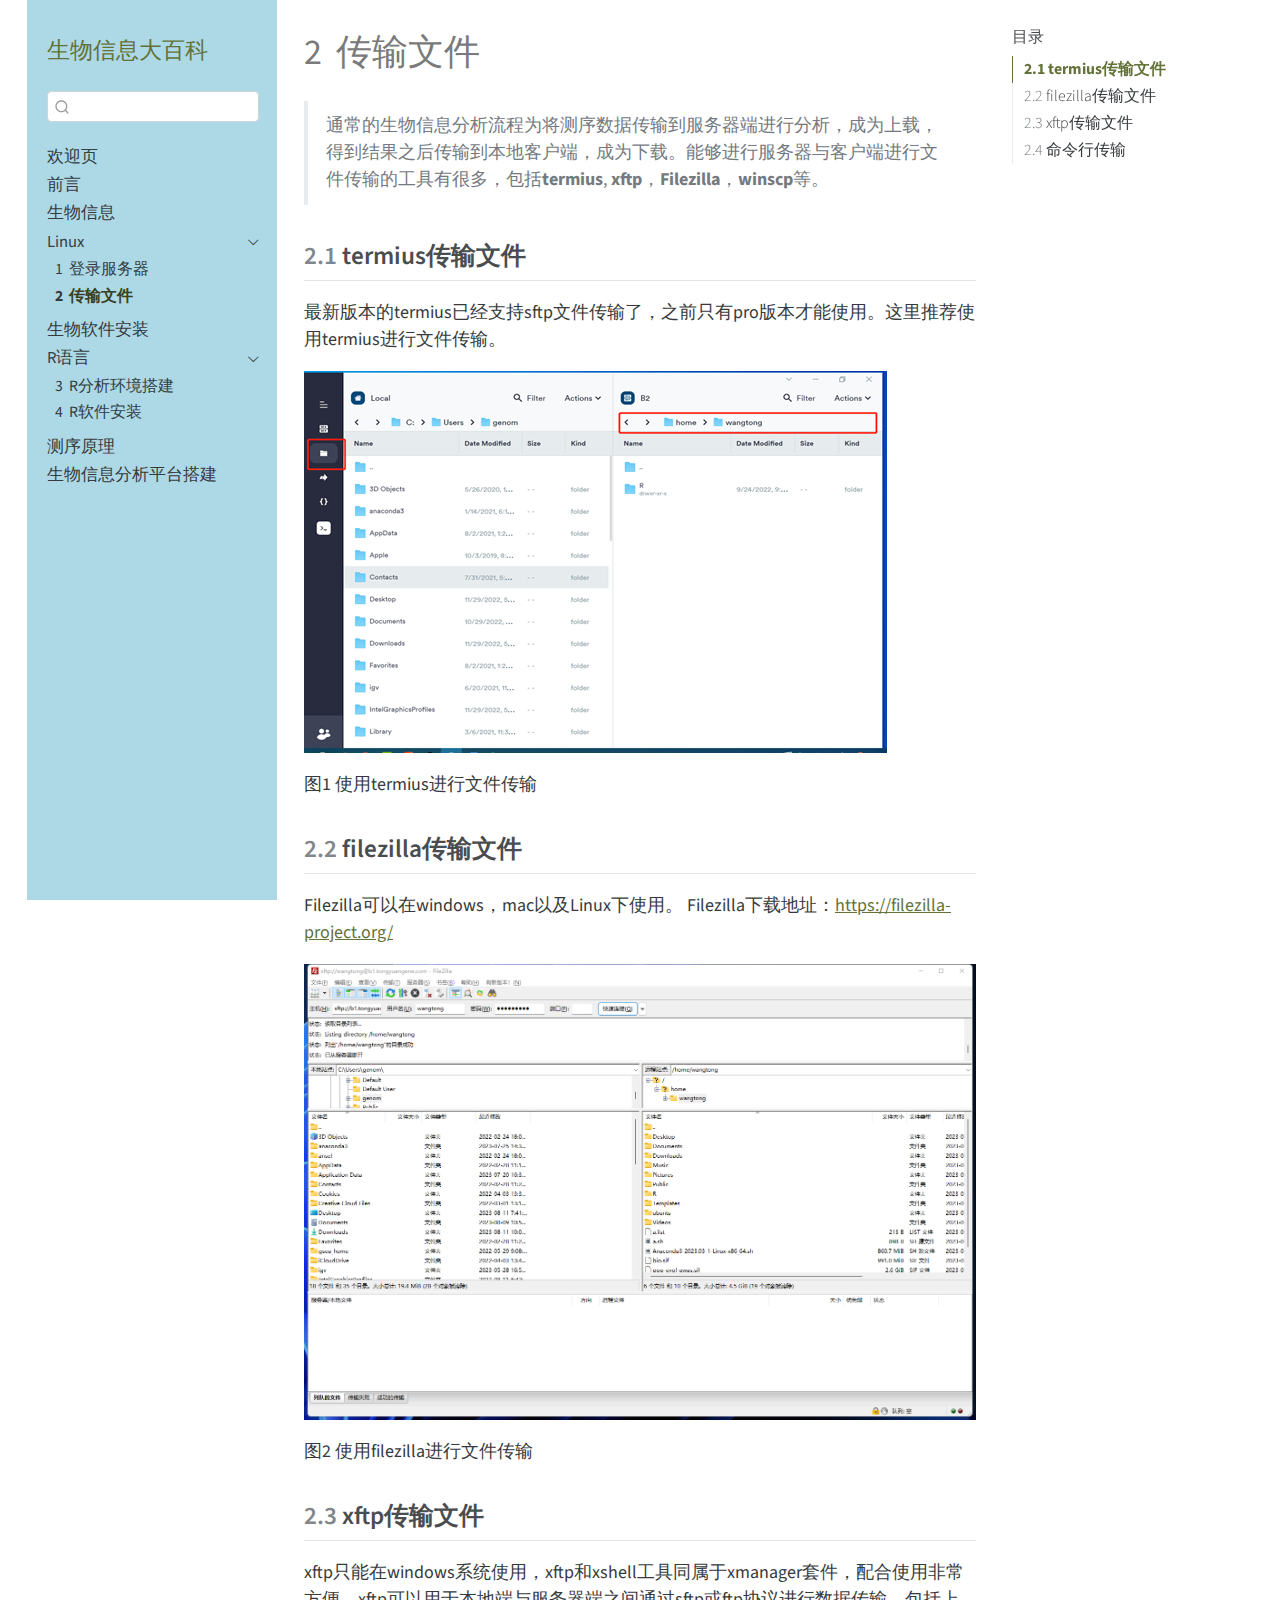
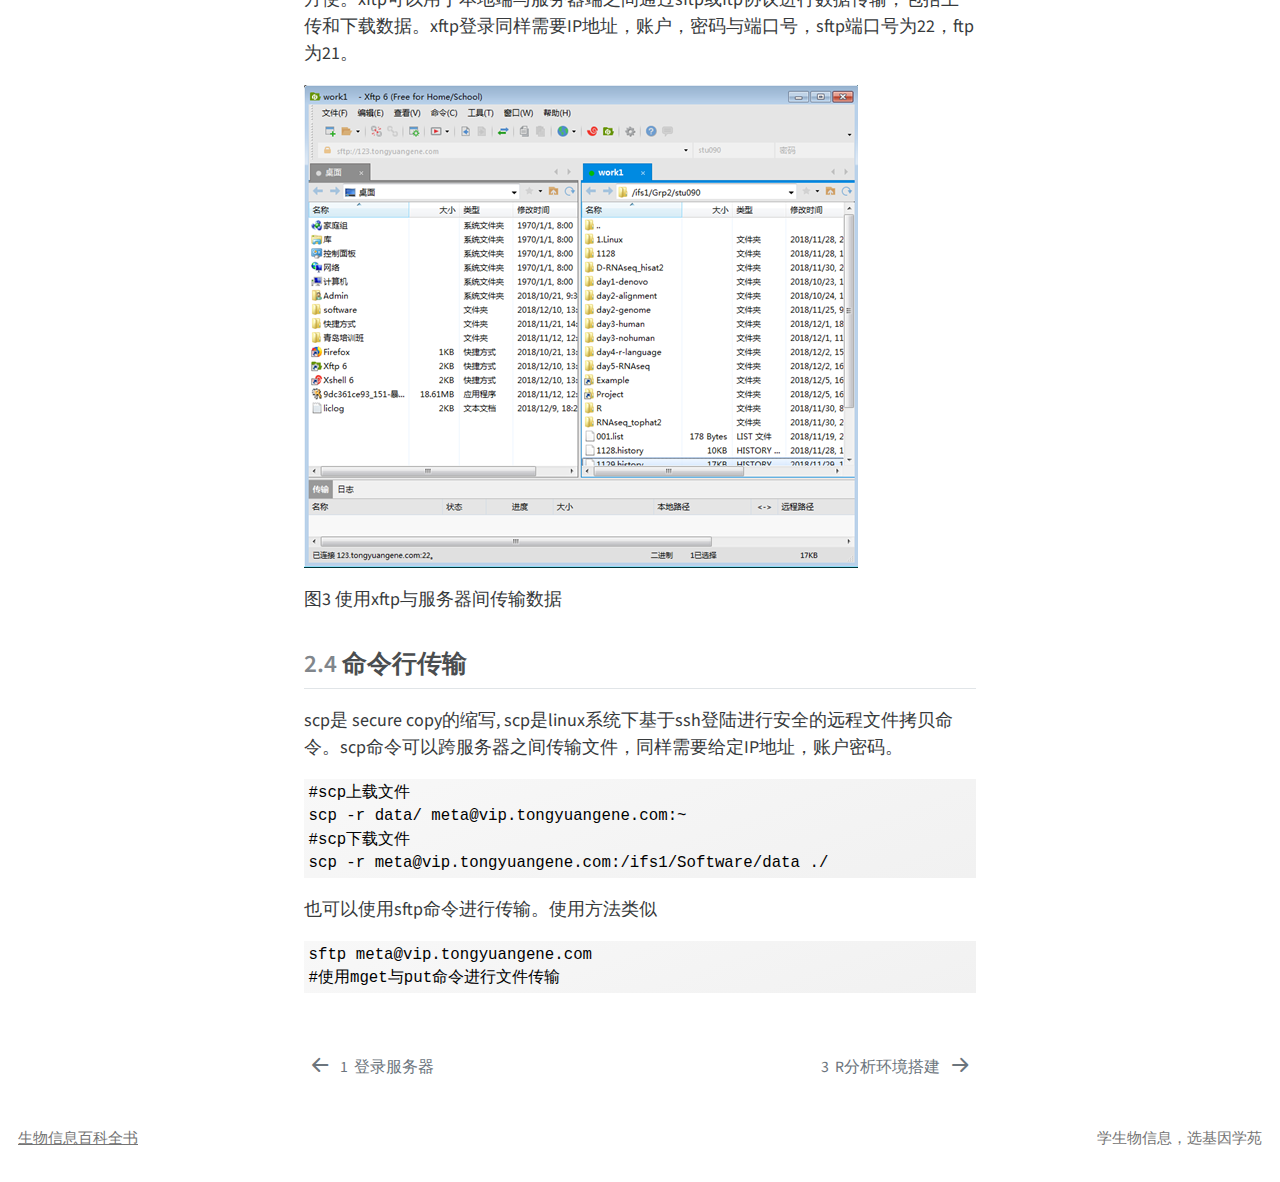
<file: docs/transfile.html>
<!DOCTYPE html>
<html xmlns="http://www.w3.org/1999/xhtml" lang="zh-Hans" xml:lang="zh-Hans"><head>

<meta charset="utf-8">
<meta name="generator" content="quarto-1.3.450">

<meta name="viewport" content="width=device-width, initial-scale=1.0, user-scalable=yes">

<meta name="author" content="王通">

<title>生物信息大百科 - 2&nbsp; 传输文件</title>
<style>
code{white-space: pre-wrap;}
span.smallcaps{font-variant: small-caps;}
div.columns{display: flex; gap: min(4vw, 1.5em);}
div.column{flex: auto; overflow-x: auto;}
div.hanging-indent{margin-left: 1.5em; text-indent: -1.5em;}
ul.task-list{list-style: none;}
ul.task-list li input[type="checkbox"] {
  width: 0.8em;
  margin: 0 0.8em 0.2em -1em; /* quarto-specific, see https://github.com/quarto-dev/quarto-cli/issues/4556 */ 
  vertical-align: middle;
}
</style>


<script src="site_libs/quarto-nav/quarto-nav.js"></script>
<script src="site_libs/quarto-nav/headroom.min.js"></script>
<script src="site_libs/clipboard/clipboard.min.js"></script>
<script src="site_libs/quarto-search/autocomplete.umd.js"></script>
<script src="site_libs/quarto-search/fuse.min.js"></script>
<script src="site_libs/quarto-search/quarto-search.js"></script>
<meta name="quarto:offset" content="./">
<link href="./rbase-1.html" rel="next">
<link href="./login.html" rel="prev">
<link href="./favicon.png" rel="icon" type="image/png">
<script src="site_libs/quarto-html/quarto.js"></script>
<script src="site_libs/quarto-html/popper.min.js"></script>
<script src="site_libs/quarto-html/tippy.umd.min.js"></script>
<script src="site_libs/quarto-html/anchor.min.js"></script>
<link href="site_libs/quarto-html/tippy.css" rel="stylesheet">
<link href="site_libs/quarto-html/quarto-syntax-highlighting.css" rel="stylesheet" id="quarto-text-highlighting-styles">
<script src="site_libs/bootstrap/bootstrap.min.js"></script>
<link href="site_libs/bootstrap/bootstrap-icons.css" rel="stylesheet">
<link href="site_libs/bootstrap/bootstrap.min.css" rel="stylesheet" id="quarto-bootstrap" data-mode="light">
<script id="quarto-search-options" type="application/json">{
  "location": "sidebar",
  "copy-button": false,
  "collapse-after": 3,
  "panel-placement": "start",
  "type": "textbox",
  "limit": 20,
  "language": {
    "search-no-results-text": "没有结果",
    "search-matching-documents-text": "匹配的文档",
    "search-copy-link-title": "复制搜索链接",
    "search-hide-matches-text": "隐藏其它匹配结果",
    "search-more-match-text": "更多匹配结果",
    "search-more-matches-text": "更多匹配结果",
    "search-clear-button-title": "清除",
    "search-detached-cancel-button-title": "取消",
    "search-submit-button-title": "提交",
    "search-label": "搜索"
  }
}</script>
<script defer="" data-domain="r4ds.hadley.nz" src="https://plausible.io/js/plausible.js"></script>


</head>

<body class="nav-sidebar floating">

<div id="quarto-search-results"></div>
  <header id="quarto-header" class="headroom fixed-top">
  <nav class="quarto-secondary-nav">
    <div class="container-fluid d-flex">
      <button type="button" class="quarto-btn-toggle btn" data-bs-toggle="collapse" data-bs-target="#quarto-sidebar,#quarto-sidebar-glass" aria-controls="quarto-sidebar" aria-expanded="false" aria-label="切换侧边栏导航" onclick="if (window.quartoToggleHeadroom) { window.quartoToggleHeadroom(); }">
        <i class="bi bi-layout-text-sidebar-reverse"></i>
      </button>
      <nav class="quarto-page-breadcrumbs" aria-label="breadcrumb"><ol class="breadcrumb"><li class="breadcrumb-item"><a href="./login.html">Linux</a></li><li class="breadcrumb-item"><a href="./transfile.html"><span class="chapter-number">2</span>&nbsp; <span class="chapter-title">传输文件</span></a></li></ol></nav>
      <a class="flex-grow-1" role="button" data-bs-toggle="collapse" data-bs-target="#quarto-sidebar,#quarto-sidebar-glass" aria-controls="quarto-sidebar" aria-expanded="false" aria-label="切换侧边栏导航" onclick="if (window.quartoToggleHeadroom) { window.quartoToggleHeadroom(); }">      
      </a>
      <button type="button" class="btn quarto-search-button" aria-label="" onclick="window.quartoOpenSearch();">
        <i class="bi bi-search"></i>
      </button>
    </div>
  </nav>
</header>
<!-- content -->
<div id="quarto-content" class="quarto-container page-columns page-rows-contents page-layout-article">
<!-- sidebar -->
  <nav id="quarto-sidebar" class="sidebar collapse collapse-horizontal sidebar-navigation floating overflow-auto">
    <div class="pt-lg-2 mt-2 text-left sidebar-header">
    <div class="sidebar-title mb-0 py-0">
      <a href="./">生物信息大百科</a> 
    </div>
      </div>
        <div class="mt-2 flex-shrink-0 align-items-center">
        <div class="sidebar-search">
        <div id="quarto-search" class="" title="搜索"></div>
        </div>
        </div>
    <div class="sidebar-menu-container"> 
    <ul class="list-unstyled mt-1">
        <li class="sidebar-item">
  <div class="sidebar-item-container"> 
  <a href="./index.html" class="sidebar-item-text sidebar-link">
 <span class="menu-text">欢迎页</span></a>
  </div>
</li>
        <li class="sidebar-item">
  <div class="sidebar-item-container"> 
  <a href="./preface.html" class="sidebar-item-text sidebar-link">
 <span class="menu-text">前言</span></a>
  </div>
</li>
        <li class="sidebar-item sidebar-item-section">
      <span class="sidebar-item-text sidebar-link text-start">
 <span class="menu-text">生物信息</span></span>
  </li>
        <li class="sidebar-item sidebar-item-section">
      <div class="sidebar-item-container"> 
            <a class="sidebar-item-text sidebar-link text-start" data-bs-toggle="collapse" data-bs-target="#quarto-sidebar-section-2" aria-expanded="true">
 <span class="menu-text">Linux</span></a>
          <a class="sidebar-item-toggle text-start" data-bs-toggle="collapse" data-bs-target="#quarto-sidebar-section-2" aria-expanded="true" aria-label="切換部分">
            <i class="bi bi-chevron-right ms-2"></i>
          </a> 
      </div>
      <ul id="quarto-sidebar-section-2" class="collapse list-unstyled sidebar-section depth1 show">  
          <li class="sidebar-item">
  <div class="sidebar-item-container"> 
  <a href="./login.html" class="sidebar-item-text sidebar-link">
 <span class="menu-text"><span class="chapter-number">1</span>&nbsp; <span class="chapter-title">登录服务器</span></span></a>
  </div>
</li>
          <li class="sidebar-item">
  <div class="sidebar-item-container"> 
  <a href="./transfile.html" class="sidebar-item-text sidebar-link active">
 <span class="menu-text"><span class="chapter-number">2</span>&nbsp; <span class="chapter-title">传输文件</span></span></a>
  </div>
</li>
      </ul>
  </li>
        <li class="sidebar-item sidebar-item-section">
      <span class="sidebar-item-text sidebar-link text-start">
 <span class="menu-text">生物软件安装</span></span>
  </li>
        <li class="sidebar-item sidebar-item-section">
      <div class="sidebar-item-container"> 
            <a class="sidebar-item-text sidebar-link text-start" data-bs-toggle="collapse" data-bs-target="#quarto-sidebar-section-4" aria-expanded="true">
 <span class="menu-text">R语言</span></a>
          <a class="sidebar-item-toggle text-start" data-bs-toggle="collapse" data-bs-target="#quarto-sidebar-section-4" aria-expanded="true" aria-label="切換部分">
            <i class="bi bi-chevron-right ms-2"></i>
          </a> 
      </div>
      <ul id="quarto-sidebar-section-4" class="collapse list-unstyled sidebar-section depth1 show">  
          <li class="sidebar-item">
  <div class="sidebar-item-container"> 
  <a href="./rbase-1.html" class="sidebar-item-text sidebar-link">
 <span class="menu-text"><span class="chapter-number">3</span>&nbsp; <span class="chapter-title">R分析环境搭建</span></span></a>
  </div>
</li>
          <li class="sidebar-item">
  <div class="sidebar-item-container"> 
  <a href="./rbase-2.html" class="sidebar-item-text sidebar-link">
 <span class="menu-text"><span class="chapter-number">4</span>&nbsp; <span class="chapter-title">R软件安装</span></span></a>
  </div>
</li>
      </ul>
  </li>
        <li class="sidebar-item sidebar-item-section">
      <span class="sidebar-item-text sidebar-link text-start">
 <span class="menu-text">测序原理</span></span>
  </li>
        <li class="sidebar-item sidebar-item-section">
      <span class="sidebar-item-text sidebar-link text-start">
 <span class="menu-text">生物信息分析平台搭建</span></span>
  </li>
    </ul>
    </div>
</nav>
<div id="quarto-sidebar-glass" data-bs-toggle="collapse" data-bs-target="#quarto-sidebar,#quarto-sidebar-glass"></div>
<!-- margin-sidebar -->
    <div id="quarto-margin-sidebar" class="sidebar margin-sidebar">
        <nav id="TOC" role="doc-toc" class="toc-active">
    <h2 id="toc-title">目录</h2>
   
  <ul>
  <li><a href="#termius传输文件" id="toc-termius传输文件" class="nav-link active" data-scroll-target="#termius传输文件"><span class="header-section-number">2.1</span> termius传输文件</a></li>
  <li><a href="#filezilla传输文件" id="toc-filezilla传输文件" class="nav-link" data-scroll-target="#filezilla传输文件"><span class="header-section-number">2.2</span> filezilla传输文件</a></li>
  <li><a href="#xftp传输文件" id="toc-xftp传输文件" class="nav-link" data-scroll-target="#xftp传输文件"><span class="header-section-number">2.3</span> xftp传输文件</a></li>
  <li><a href="#命令行传输" id="toc-命令行传输" class="nav-link" data-scroll-target="#命令行传输"><span class="header-section-number">2.4</span> 命令行传输</a></li>
  </ul>
</nav>
    </div>
<!-- main -->
<main class="content" id="quarto-document-content">

<header id="title-block-header" class="quarto-title-block default">
<div class="quarto-title">
<h1 class="title"><span id="sec-transfile" class="quarto-section-identifier"><span class="chapter-number">2</span>&nbsp; <span class="chapter-title">传输文件</span></span></h1>
</div>



<div class="quarto-title-meta">

    
  
    
  </div>
  

</header>

<blockquote class="blockquote">
<p>通常的生物信息分析流程为将测序数据传输到服务器端进行分析，成为上载，得到结果之后传输到本地客户端，成为下载。能够进行服务器与客户端进行文件传输的工具有很多，包括<strong>termius</strong>, <strong>xftp</strong>，<strong>Filezilla</strong>，<strong>winscp</strong>等。</p>
</blockquote>
<section id="termius传输文件" class="level2" data-number="2.1">
<h2 data-number="2.1" class="anchored" data-anchor-id="termius传输文件"><span class="header-section-number">2.1</span> termius传输文件</h2>
<p>最新版本的termius已经支持sftp文件传输了，之前只有pro版本才能使用。这里推荐使用termius进行文件传输。</p>
<p><img src="diagrams/linux/tr2.png" class="img-fluid"></p>
<p>图1 使用termius进行文件传输</p>
</section>
<section id="filezilla传输文件" class="level2" data-number="2.2">
<h2 data-number="2.2" class="anchored" data-anchor-id="filezilla传输文件"><span class="header-section-number">2.2</span> filezilla传输文件</h2>
<p>Filezilla可以在windows，mac以及Linux下使用。 Filezilla下载地址：<a href="https://filezilla-project.org/" class="uri">https://filezilla-project.org/</a></p>
<p><img src="diagrams/linux/tr3.png" class="img-fluid"></p>
<p>图2 使用filezilla进行文件传输</p>
</section>
<section id="xftp传输文件" class="level2" data-number="2.3">
<h2 data-number="2.3" class="anchored" data-anchor-id="xftp传输文件"><span class="header-section-number">2.3</span> xftp传输文件</h2>
<p>xftp只能在windows系统使用，xftp和xshell工具同属于xmanager套件，配合使用非常方便。xftp可以用于本地端与服务器端之间通过sftp或ftp协议进行数据传输，包括上传和下载数据。xftp登录同样需要IP地址，账户，密码与端口号，sftp端口号为22，ftp为21。</p>
<p><img src="diagrams/linux/tr1.png" class="img-fluid"></p>
<p>图3 使用xftp与服务器间传输数据</p>
</section>
<section id="命令行传输" class="level2" data-number="2.4">
<h2 data-number="2.4" class="anchored" data-anchor-id="命令行传输"><span class="header-section-number">2.4</span> 命令行传输</h2>
<p>scp是 secure copy的缩写, scp是linux系统下基于ssh登陆进行安全的远程文件拷贝命令。scp命令可以跨服务器之间传输文件，同样需要给定IP地址，账户密码。</p>
<pre><code>#scp上载文件
scp -r data/ meta@vip.tongyuangene.com:~ 
#scp下载文件
scp -r meta@vip.tongyuangene.com:/ifs1/Software/data ./</code></pre>
<p>也可以使用sftp命令进行传输。使用方法类似</p>
<pre><code>sftp meta@vip.tongyuangene.com
#使用mget与put命令进行文件传输
</code></pre>


</section>

</main> <!-- /main -->
<script id="quarto-html-after-body" type="application/javascript">
window.document.addEventListener("DOMContentLoaded", function (event) {
  const toggleBodyColorMode = (bsSheetEl) => {
    const mode = bsSheetEl.getAttribute("data-mode");
    const bodyEl = window.document.querySelector("body");
    if (mode === "dark") {
      bodyEl.classList.add("quarto-dark");
      bodyEl.classList.remove("quarto-light");
    } else {
      bodyEl.classList.add("quarto-light");
      bodyEl.classList.remove("quarto-dark");
    }
  }
  const toggleBodyColorPrimary = () => {
    const bsSheetEl = window.document.querySelector("link#quarto-bootstrap");
    if (bsSheetEl) {
      toggleBodyColorMode(bsSheetEl);
    }
  }
  toggleBodyColorPrimary();  
  const icon = "";
  const anchorJS = new window.AnchorJS();
  anchorJS.options = {
    placement: 'right',
    icon: icon
  };
  anchorJS.add('.anchored');
  const isCodeAnnotation = (el) => {
    for (const clz of el.classList) {
      if (clz.startsWith('code-annotation-')) {                     
        return true;
      }
    }
    return false;
  }
  const clipboard = new window.ClipboardJS('.code-copy-button', {
    text: function(trigger) {
      const codeEl = trigger.previousElementSibling.cloneNode(true);
      for (const childEl of codeEl.children) {
        if (isCodeAnnotation(childEl)) {
          childEl.remove();
        }
      }
      return codeEl.innerText;
    }
  });
  clipboard.on('success', function(e) {
    // button target
    const button = e.trigger;
    // don't keep focus
    button.blur();
    // flash "checked"
    button.classList.add('code-copy-button-checked');
    var currentTitle = button.getAttribute("title");
    button.setAttribute("title", "已复制");
    let tooltip;
    if (window.bootstrap) {
      button.setAttribute("data-bs-toggle", "tooltip");
      button.setAttribute("data-bs-placement", "left");
      button.setAttribute("data-bs-title", "已复制");
      tooltip = new bootstrap.Tooltip(button, 
        { trigger: "manual", 
          customClass: "code-copy-button-tooltip",
          offset: [0, -8]});
      tooltip.show();    
    }
    setTimeout(function() {
      if (tooltip) {
        tooltip.hide();
        button.removeAttribute("data-bs-title");
        button.removeAttribute("data-bs-toggle");
        button.removeAttribute("data-bs-placement");
      }
      button.setAttribute("title", currentTitle);
      button.classList.remove('code-copy-button-checked');
    }, 1000);
    // clear code selection
    e.clearSelection();
  });
  function tippyHover(el, contentFn) {
    const config = {
      allowHTML: true,
      content: contentFn,
      maxWidth: 500,
      delay: 100,
      arrow: false,
      appendTo: function(el) {
          return el.parentElement;
      },
      interactive: true,
      interactiveBorder: 10,
      theme: 'quarto',
      placement: 'bottom-start'
    };
    window.tippy(el, config); 
  }
  const noterefs = window.document.querySelectorAll('a[role="doc-noteref"]');
  for (var i=0; i<noterefs.length; i++) {
    const ref = noterefs[i];
    tippyHover(ref, function() {
      // use id or data attribute instead here
      let href = ref.getAttribute('data-footnote-href') || ref.getAttribute('href');
      try { href = new URL(href).hash; } catch {}
      const id = href.replace(/^#\/?/, "");
      const note = window.document.getElementById(id);
      return note.innerHTML;
    });
  }
      let selectedAnnoteEl;
      const selectorForAnnotation = ( cell, annotation) => {
        let cellAttr = 'data-code-cell="' + cell + '"';
        let lineAttr = 'data-code-annotation="' +  annotation + '"';
        const selector = 'span[' + cellAttr + '][' + lineAttr + ']';
        return selector;
      }
      const selectCodeLines = (annoteEl) => {
        const doc = window.document;
        const targetCell = annoteEl.getAttribute("data-target-cell");
        const targetAnnotation = annoteEl.getAttribute("data-target-annotation");
        const annoteSpan = window.document.querySelector(selectorForAnnotation(targetCell, targetAnnotation));
        const lines = annoteSpan.getAttribute("data-code-lines").split(",");
        const lineIds = lines.map((line) => {
          return targetCell + "-" + line;
        })
        let top = null;
        let height = null;
        let parent = null;
        if (lineIds.length > 0) {
            //compute the position of the single el (top and bottom and make a div)
            const el = window.document.getElementById(lineIds[0]);
            top = el.offsetTop;
            height = el.offsetHeight;
            parent = el.parentElement.parentElement;
          if (lineIds.length > 1) {
            const lastEl = window.document.getElementById(lineIds[lineIds.length - 1]);
            const bottom = lastEl.offsetTop + lastEl.offsetHeight;
            height = bottom - top;
          }
          if (top !== null && height !== null && parent !== null) {
            // cook up a div (if necessary) and position it 
            let div = window.document.getElementById("code-annotation-line-highlight");
            if (div === null) {
              div = window.document.createElement("div");
              div.setAttribute("id", "code-annotation-line-highlight");
              div.style.position = 'absolute';
              parent.appendChild(div);
            }
            div.style.top = top - 2 + "px";
            div.style.height = height + 4 + "px";
            let gutterDiv = window.document.getElementById("code-annotation-line-highlight-gutter");
            if (gutterDiv === null) {
              gutterDiv = window.document.createElement("div");
              gutterDiv.setAttribute("id", "code-annotation-line-highlight-gutter");
              gutterDiv.style.position = 'absolute';
              const codeCell = window.document.getElementById(targetCell);
              const gutter = codeCell.querySelector('.code-annotation-gutter');
              gutter.appendChild(gutterDiv);
            }
            gutterDiv.style.top = top - 2 + "px";
            gutterDiv.style.height = height + 4 + "px";
          }
          selectedAnnoteEl = annoteEl;
        }
      };
      const unselectCodeLines = () => {
        const elementsIds = ["code-annotation-line-highlight", "code-annotation-line-highlight-gutter"];
        elementsIds.forEach((elId) => {
          const div = window.document.getElementById(elId);
          if (div) {
            div.remove();
          }
        });
        selectedAnnoteEl = undefined;
      };
      // Attach click handler to the DT
      const annoteDls = window.document.querySelectorAll('dt[data-target-cell]');
      for (const annoteDlNode of annoteDls) {
        annoteDlNode.addEventListener('click', (event) => {
          const clickedEl = event.target;
          if (clickedEl !== selectedAnnoteEl) {
            unselectCodeLines();
            const activeEl = window.document.querySelector('dt[data-target-cell].code-annotation-active');
            if (activeEl) {
              activeEl.classList.remove('code-annotation-active');
            }
            selectCodeLines(clickedEl);
            clickedEl.classList.add('code-annotation-active');
          } else {
            // Unselect the line
            unselectCodeLines();
            clickedEl.classList.remove('code-annotation-active');
          }
        });
      }
  const findCites = (el) => {
    const parentEl = el.parentElement;
    if (parentEl) {
      const cites = parentEl.dataset.cites;
      if (cites) {
        return {
          el,
          cites: cites.split(' ')
        };
      } else {
        return findCites(el.parentElement)
      }
    } else {
      return undefined;
    }
  };
  var bibliorefs = window.document.querySelectorAll('a[role="doc-biblioref"]');
  for (var i=0; i<bibliorefs.length; i++) {
    const ref = bibliorefs[i];
    const citeInfo = findCites(ref);
    if (citeInfo) {
      tippyHover(citeInfo.el, function() {
        var popup = window.document.createElement('div');
        citeInfo.cites.forEach(function(cite) {
          var citeDiv = window.document.createElement('div');
          citeDiv.classList.add('hanging-indent');
          citeDiv.classList.add('csl-entry');
          var biblioDiv = window.document.getElementById('ref-' + cite);
          if (biblioDiv) {
            citeDiv.innerHTML = biblioDiv.innerHTML;
          }
          popup.appendChild(citeDiv);
        });
        return popup.innerHTML;
      });
    }
  }
});
</script>
<nav class="page-navigation">
  <div class="nav-page nav-page-previous">
      <a href="./login.html" class="pagination-link">
        <i class="bi bi-arrow-left-short"></i> <span class="nav-page-text"><span class="chapter-number">1</span>&nbsp; <span class="chapter-title">登录服务器</span></span>
      </a>          
  </div>
  <div class="nav-page nav-page-next">
      <a href="./rbase-1.html" class="pagination-link">
        <span class="nav-page-text"><span class="chapter-number">3</span>&nbsp; <span class="chapter-title">R分析环境搭建</span></span> <i class="bi bi-arrow-right-short"></i>
      </a>
  </div>
</nav>
</div> <!-- /content -->
<footer class="footer">
  <div class="nav-footer">
    <div class="nav-footer-left"><a href="https://tongyuangene.com">生物信息百科全书</a></div>   
    <div class="nav-footer-center">
      &nbsp;
    </div>
    <div class="nav-footer-right">学生物信息，选基因学苑</div>
  </div>
</footer>



</body></html>
</file>
<file: docs/site_libs/quarto-html/tippy.css>
.tippy-box[data-animation=fade][data-state=hidden]{opacity:0}[data-tippy-root]{max-width:calc(100vw - 10px)}.tippy-box{position:relative;background-color:#333;color:#fff;border-radius:4px;font-size:14px;line-height:1.4;white-space:normal;outline:0;transition-property:transform,visibility,opacity}.tippy-box[data-placement^=top]>.tippy-arrow{bottom:0}.tippy-box[data-placement^=top]>.tippy-arrow:before{bottom:-7px;left:0;border-width:8px 8px 0;border-top-color:initial;transform-origin:center top}.tippy-box[data-placement^=bottom]>.tippy-arrow{top:0}.tippy-box[data-placement^=bottom]>.tippy-arrow:before{top:-7px;left:0;border-width:0 8px 8px;border-bottom-color:initial;transform-origin:center bottom}.tippy-box[data-placement^=left]>.tippy-arrow{right:0}.tippy-box[data-placement^=left]>.tippy-arrow:before{border-width:8px 0 8px 8px;border-left-color:initial;right:-7px;transform-origin:center left}.tippy-box[data-placement^=right]>.tippy-arrow{left:0}.tippy-box[data-placement^=right]>.tippy-arrow:before{left:-7px;border-width:8px 8px 8px 0;border-right-color:initial;transform-origin:center right}.tippy-box[data-inertia][data-state=visible]{transition-timing-function:cubic-bezier(.54,1.5,.38,1.11)}.tippy-arrow{width:16px;height:16px;color:#333}.tippy-arrow:before{content:"";position:absolute;border-color:transparent;border-style:solid}.tippy-content{position:relative;padding:5px 9px;z-index:1}
</file>
<file: docs/site_libs/quarto-html/quarto-syntax-highlighting.css>
/* quarto syntax highlight colors */
:root {
  --quarto-hl-ot-color: #003B4F;
  --quarto-hl-at-color: #657422;
  --quarto-hl-ss-color: #20794D;
  --quarto-hl-an-color: #5E5E5E;
  --quarto-hl-fu-color: #4758AB;
  --quarto-hl-st-color: #20794D;
  --quarto-hl-cf-color: #003B4F;
  --quarto-hl-op-color: #5E5E5E;
  --quarto-hl-er-color: #AD0000;
  --quarto-hl-bn-color: #AD0000;
  --quarto-hl-al-color: #AD0000;
  --quarto-hl-va-color: #111111;
  --quarto-hl-bu-color: inherit;
  --quarto-hl-ex-color: inherit;
  --quarto-hl-pp-color: #AD0000;
  --quarto-hl-in-color: #5E5E5E;
  --quarto-hl-vs-color: #20794D;
  --quarto-hl-wa-color: #5E5E5E;
  --quarto-hl-do-color: #5E5E5E;
  --quarto-hl-im-color: #00769E;
  --quarto-hl-ch-color: #20794D;
  --quarto-hl-dt-color: #AD0000;
  --quarto-hl-fl-color: #AD0000;
  --quarto-hl-co-color: #5E5E5E;
  --quarto-hl-cv-color: #5E5E5E;
  --quarto-hl-cn-color: #8f5902;
  --quarto-hl-sc-color: #5E5E5E;
  --quarto-hl-dv-color: #AD0000;
  --quarto-hl-kw-color: #003B4F;
}

/* other quarto variables */
:root {
  --quarto-font-monospace: SFMono-Regular, Menlo, Monaco, Consolas, "Liberation Mono", "Courier New", monospace;
}

pre > code.sourceCode > span {
  color: #003B4F;
}

code span {
  color: #003B4F;
}

code.sourceCode > span {
  color: #003B4F;
}

div.sourceCode,
div.sourceCode pre.sourceCode {
  color: #003B4F;
}

code span.ot {
  color: #003B4F;
  font-style: inherit;
}

code span.at {
  color: #657422;
  font-style: inherit;
}

code span.ss {
  color: #20794D;
  font-style: inherit;
}

code span.an {
  color: #5E5E5E;
  font-style: inherit;
}

code span.fu {
  color: #4758AB;
  font-style: inherit;
}

code span.st {
  color: #20794D;
  font-style: inherit;
}

code span.cf {
  color: #003B4F;
  font-style: inherit;
}

code span.op {
  color: #5E5E5E;
  font-style: inherit;
}

code span.er {
  color: #AD0000;
  font-style: inherit;
}

code span.bn {
  color: #AD0000;
  font-style: inherit;
}

code span.al {
  color: #AD0000;
  font-style: inherit;
}

code span.va {
  color: #111111;
  font-style: inherit;
}

code span.bu {
  font-style: inherit;
}

code span.ex {
  font-style: inherit;
}

code span.pp {
  color: #AD0000;
  font-style: inherit;
}

code span.in {
  color: #5E5E5E;
  font-style: inherit;
}

code span.vs {
  color: #20794D;
  font-style: inherit;
}

code span.wa {
  color: #5E5E5E;
  font-style: italic;
}

code span.do {
  color: #5E5E5E;
  font-style: italic;
}

code span.im {
  color: #00769E;
  font-style: inherit;
}

code span.ch {
  color: #20794D;
  font-style: inherit;
}

code span.dt {
  color: #AD0000;
  font-style: inherit;
}

code span.fl {
  color: #AD0000;
  font-style: inherit;
}

code span.co {
  color: #5E5E5E;
  font-style: inherit;
}

code span.cv {
  color: #5E5E5E;
  font-style: italic;
}

code span.cn {
  color: #8f5902;
  font-style: inherit;
}

code span.sc {
  color: #5E5E5E;
  font-style: inherit;
}

code span.dv {
  color: #AD0000;
  font-style: inherit;
}

code span.kw {
  color: #003B4F;
  font-style: inherit;
}

.prevent-inlining {
  content: "</";
}

/*# sourceMappingURL=debc5d5d77c3f9108843748ff7464032.css.map */
</file>
